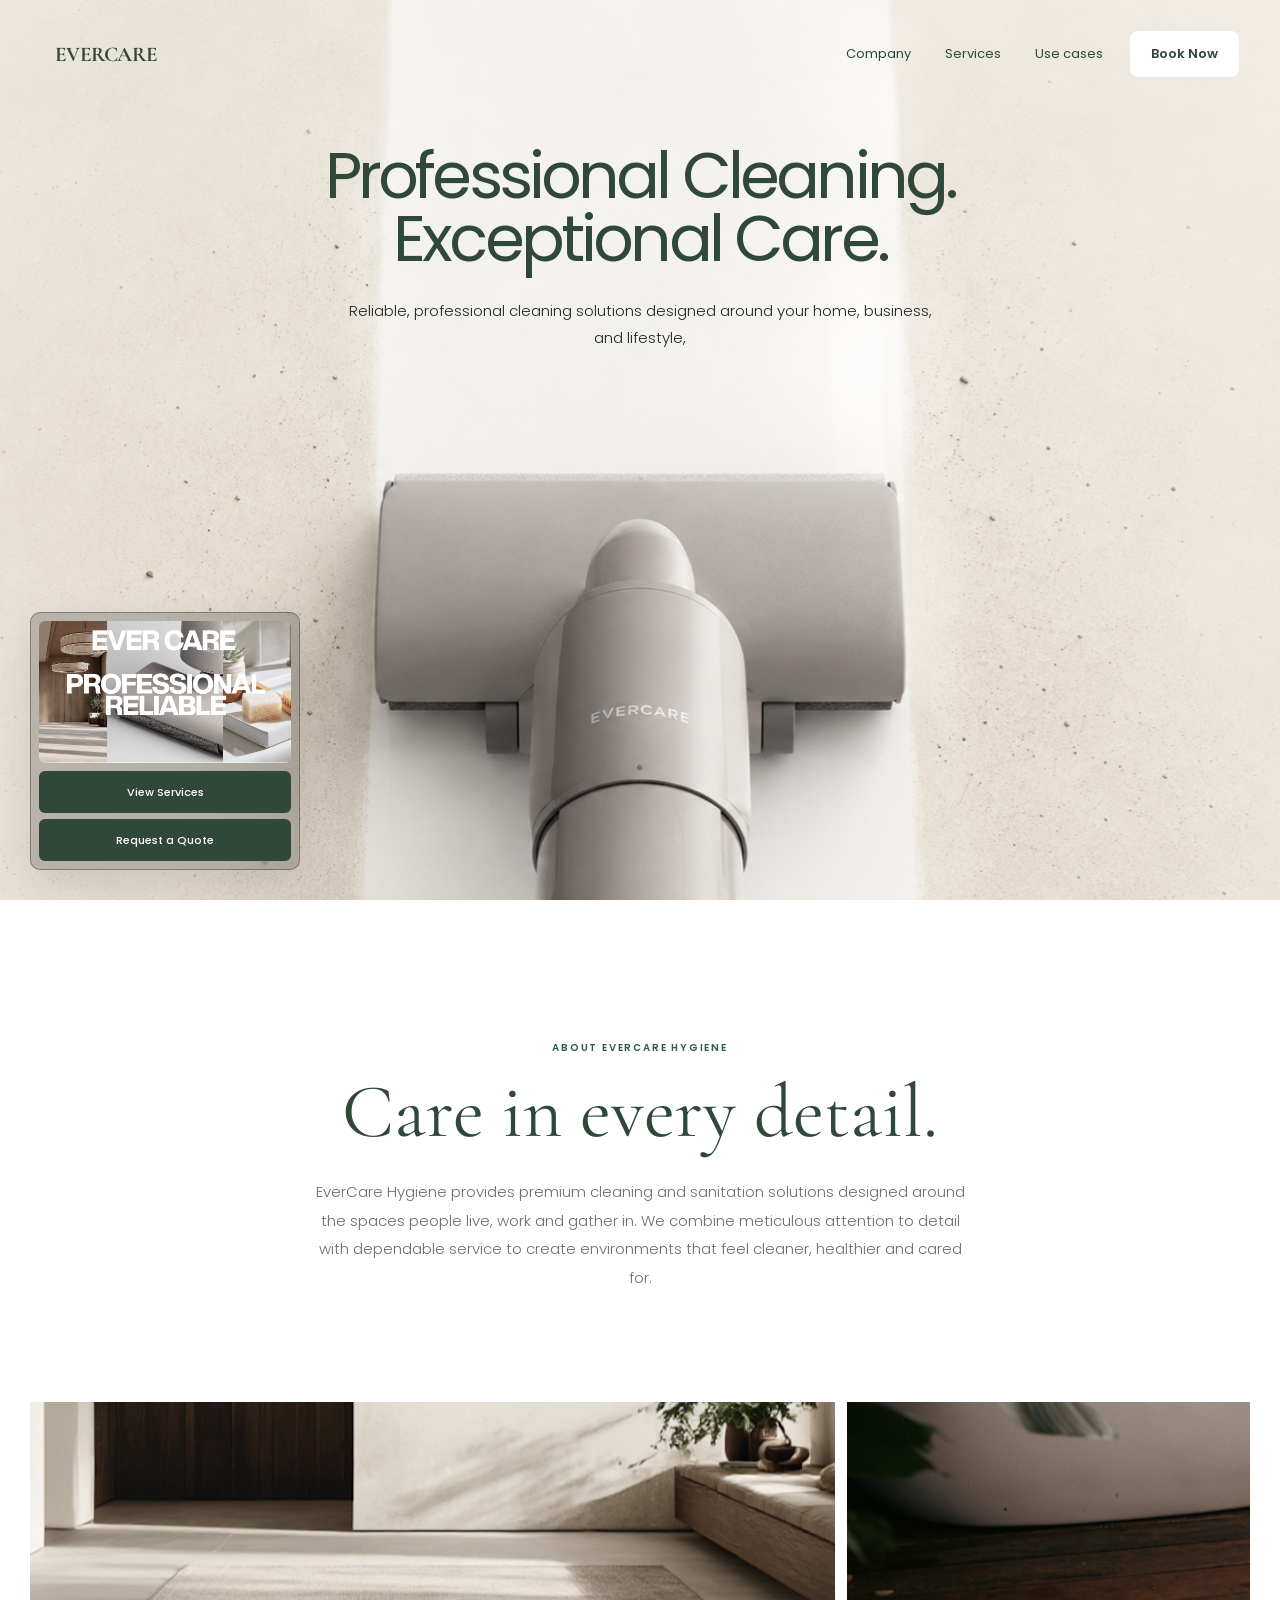
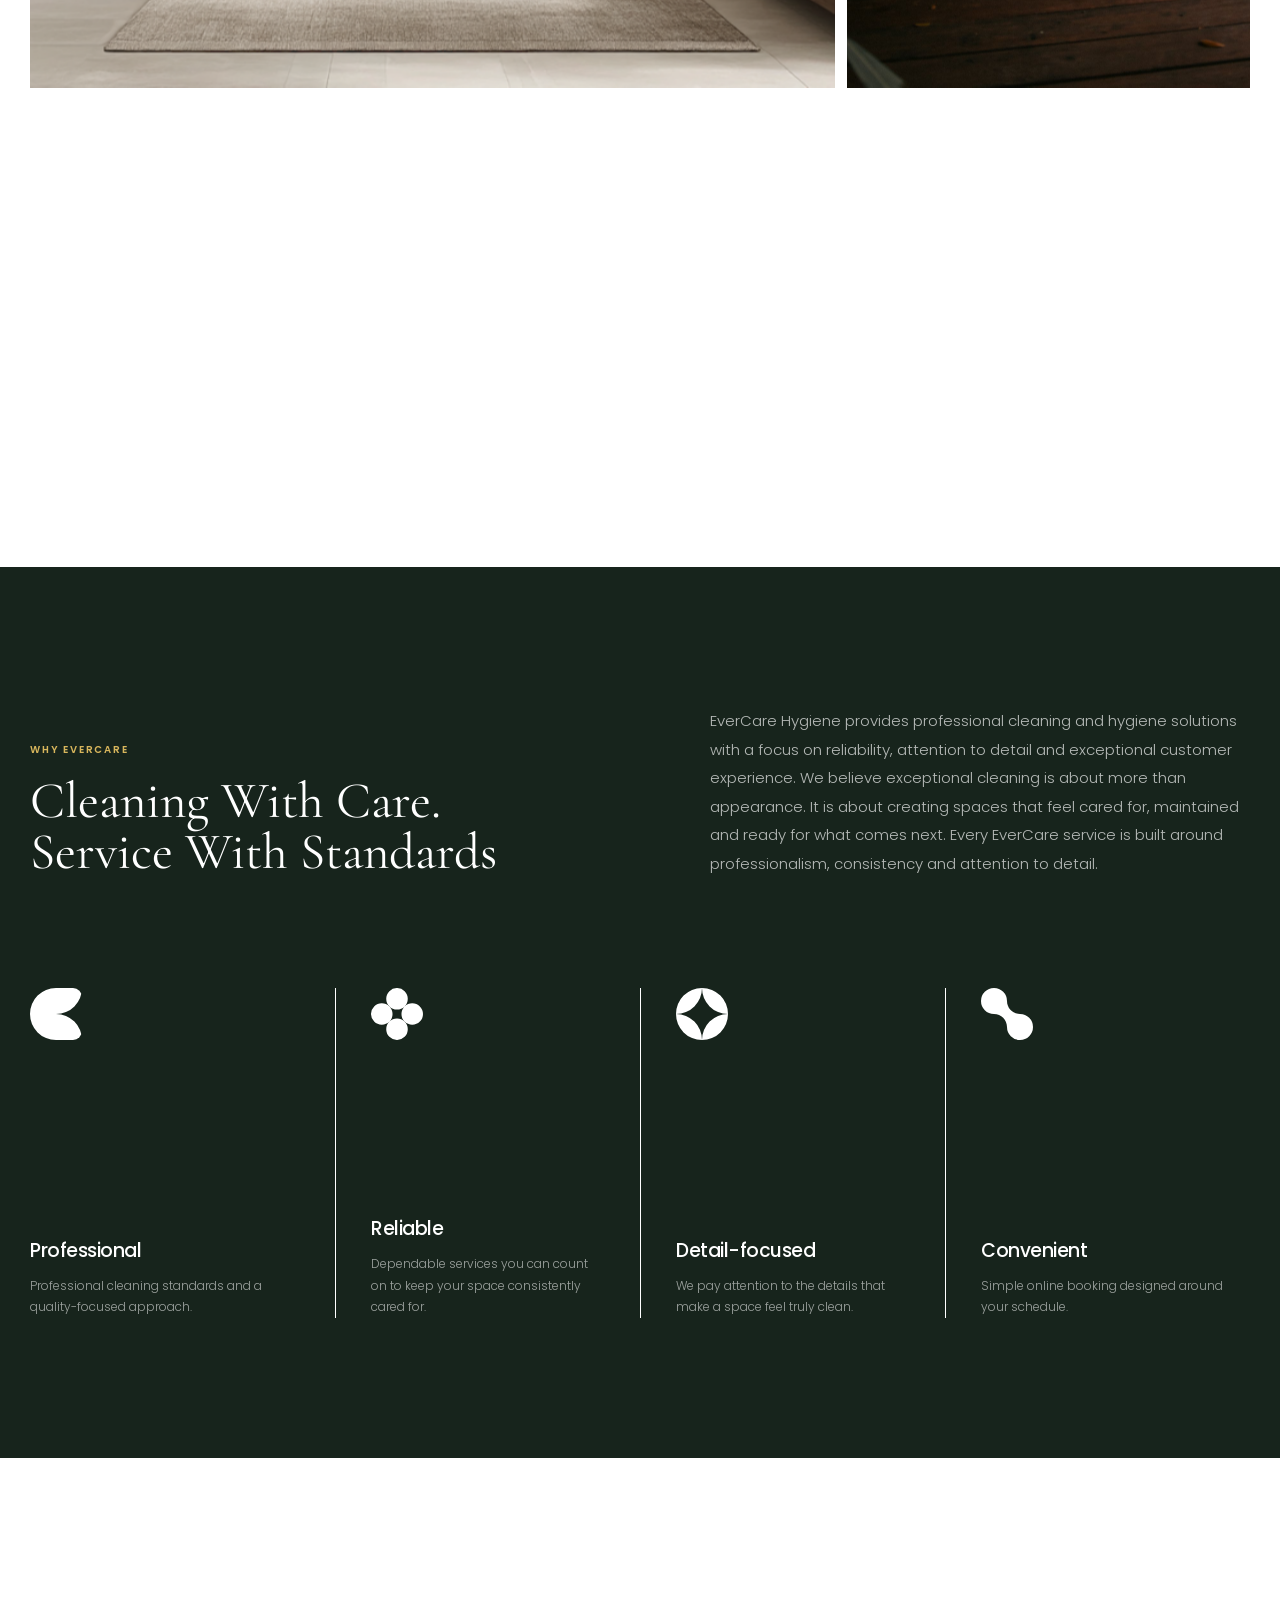
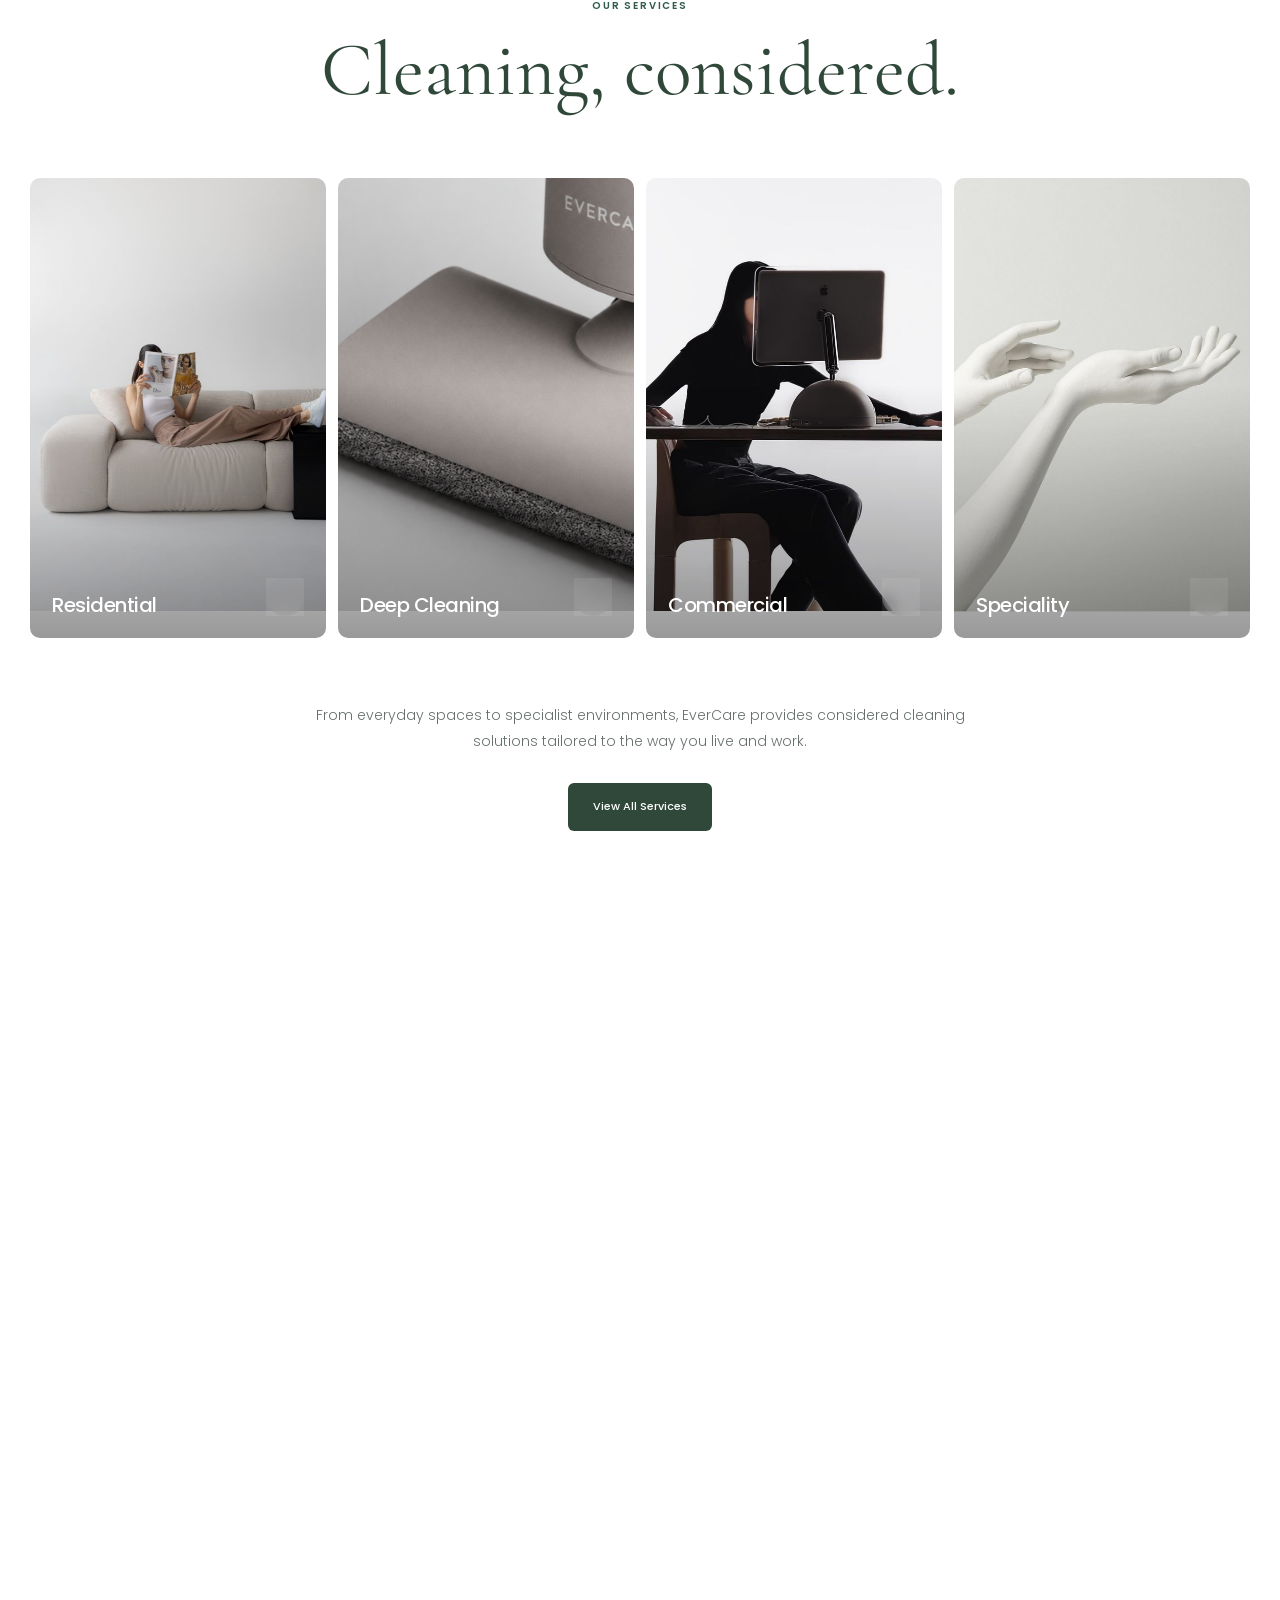
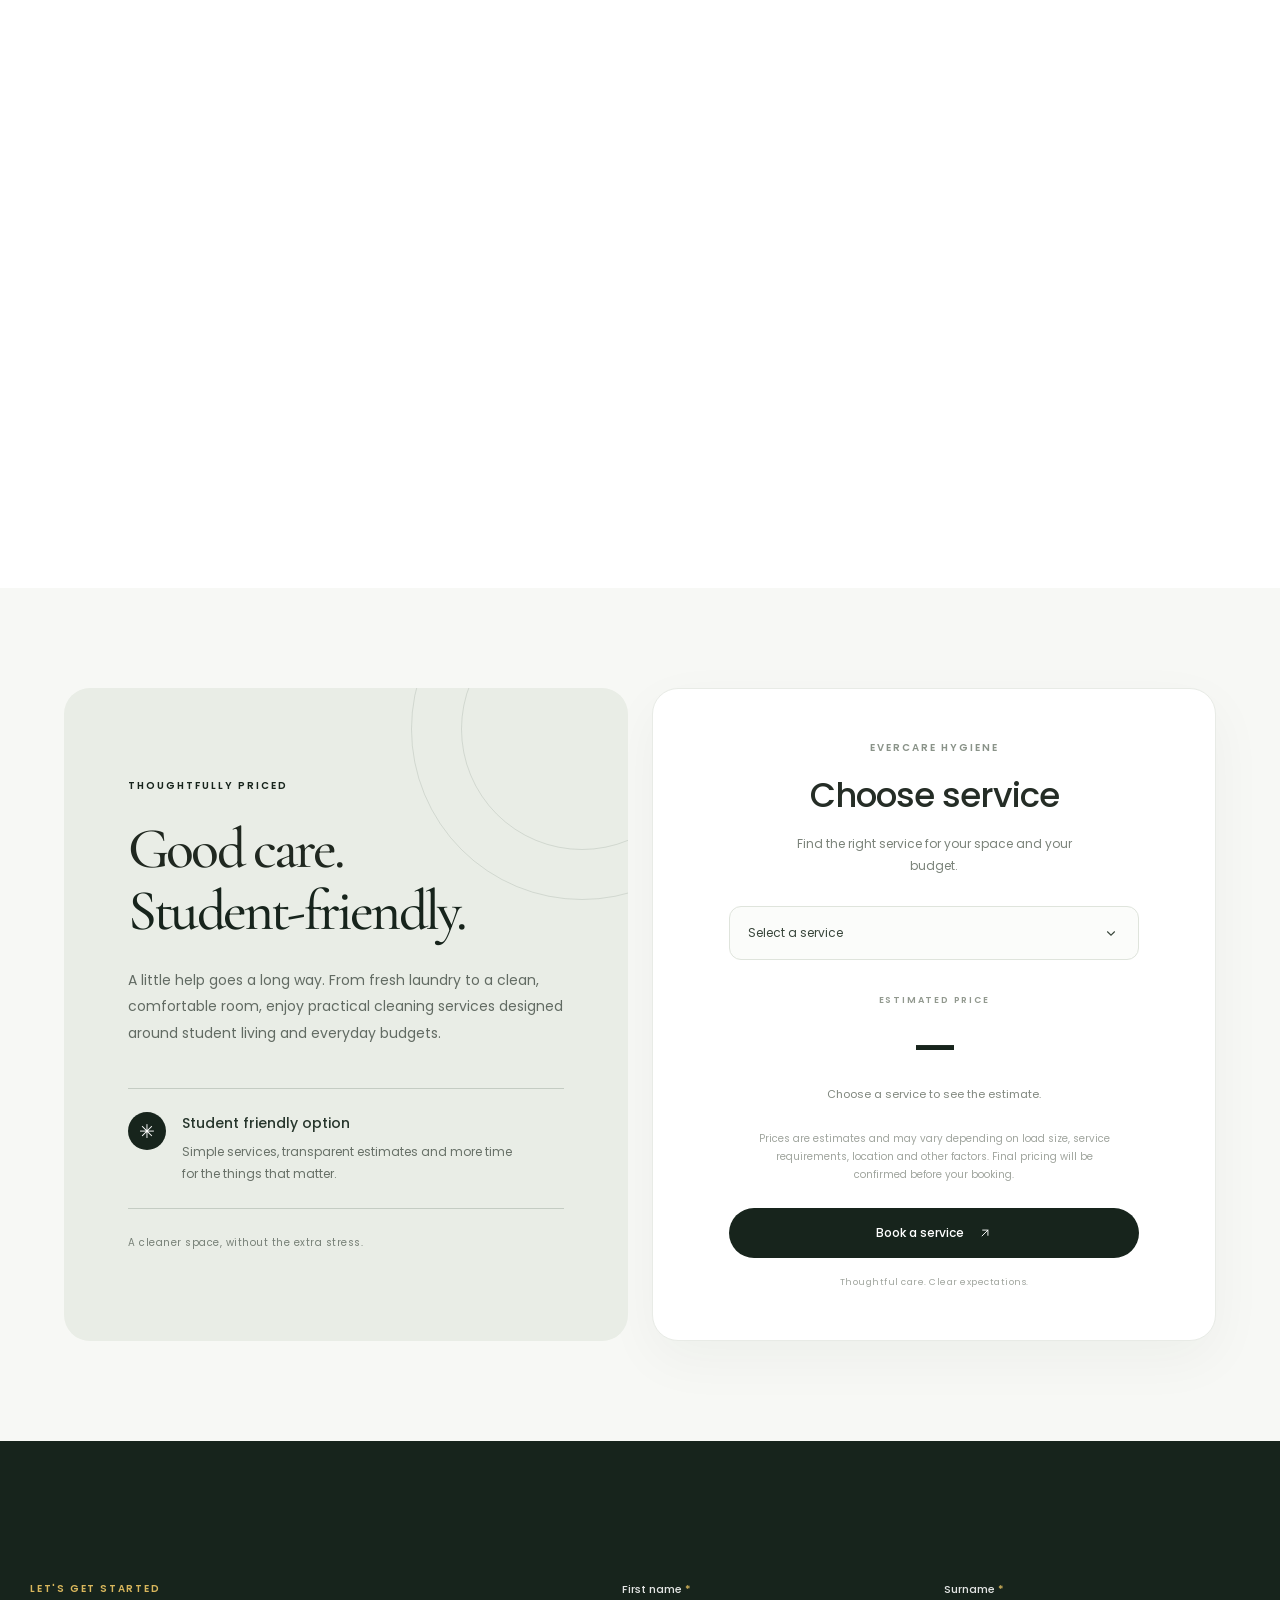
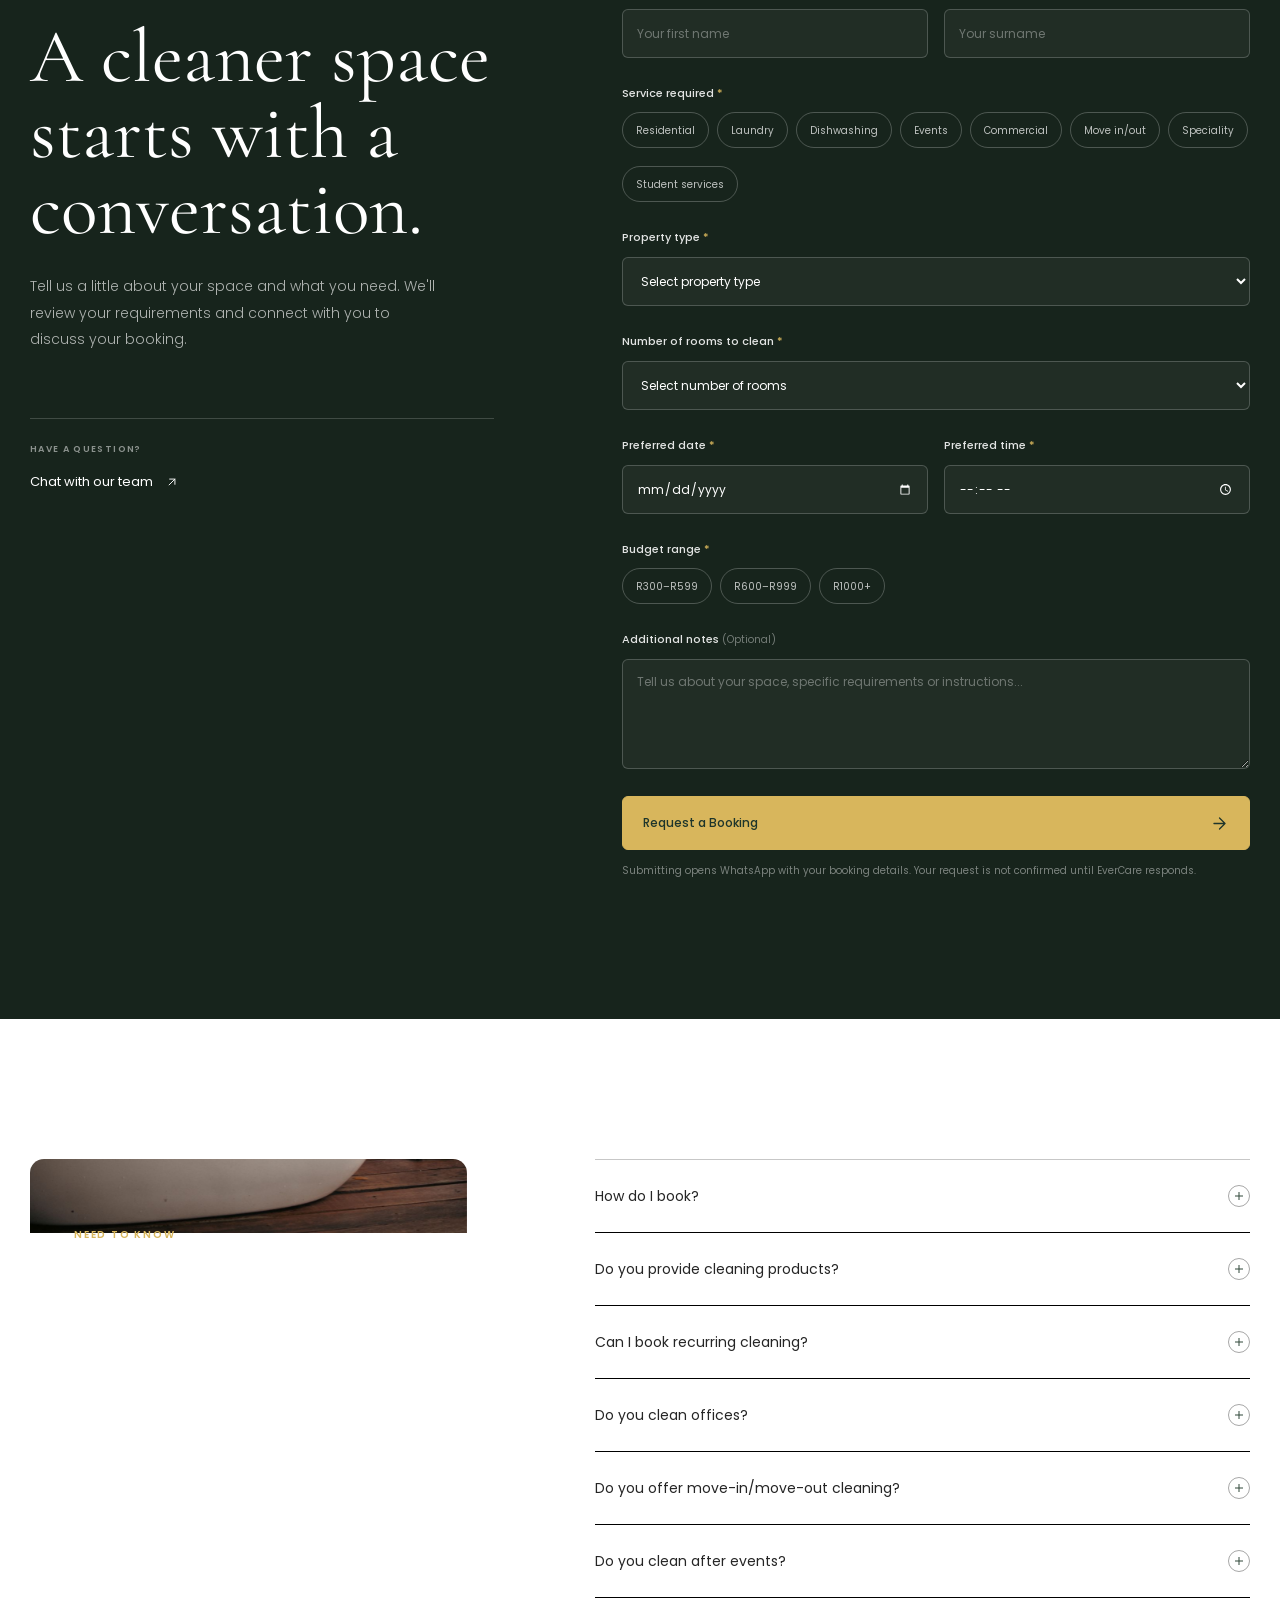
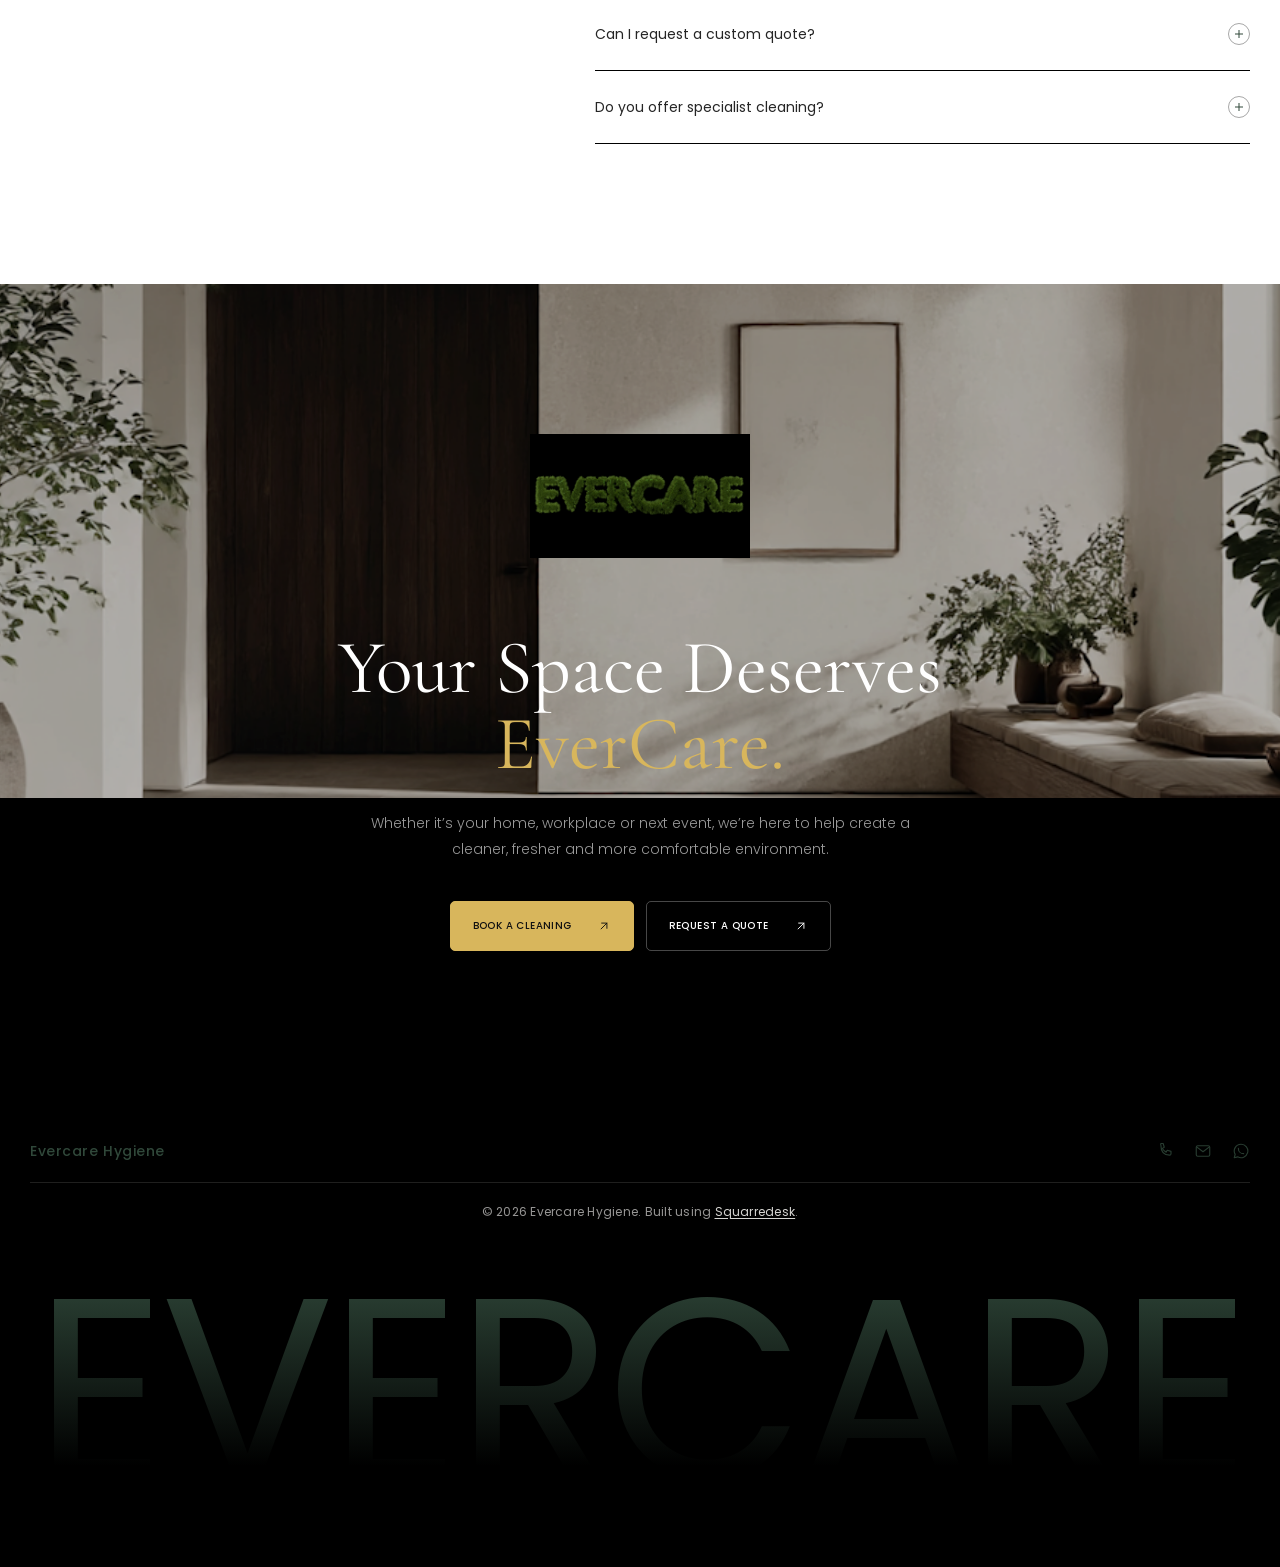
<file: index.html>
<!DOCTYPE html>
<html lang="en">
<head>
  <meta charset="UTF-8">
  <meta name="viewport" content="width=device-width, initial-scale=1.0">
  <title>EverCare | Premium Cleaning & Sanitation</title>
  <meta
    name="description"
    content="EverCare provides premium cleaning and sanitation services designed to create cleaner, healthier and more comfortable spaces."
  >
  <meta
    name="keywords"
    content="EverCare, premium cleaning, cleaning services, sanitation, residential cleaning, commercial cleaning"
  >
  <meta name="author" content="EverCare">
  <meta property="og:type" content="website">
  <meta property="og:title" content="EverCare | Premium Cleaning & Sanitation">
  <meta
    property="og:description"
    content="Premium cleaning and sanitation services for homes, businesses and specialist spaces."
  >
  <meta property="og:url" content="https://www.evercarehygiene.co.za">
  <meta property="og:image" content="images/evercare-og.jpg">
  <meta property="og:image:alt" content="EverCare premium cleaning and sanitation">
  <meta name="twitter:card" content="summary_large_image">
  <meta name="twitter:title" content="EverCare | Premium Cleaning & Sanitation">
  <meta
    name="twitter:description"
    content="Premium cleaning and sanitation services for homes, businesses and specialist spaces."
  >
  <meta name="twitter:image" content="images/evercare-og.jpg">
  <link rel="icon" type="image/png" href="images/favicon.png">
  <link rel="preconnect" href="https://fonts.googleapis.com">
  <link rel="preconnect" href="https://fonts.gstatic.com" crossorigin>
  <link
    href="https://fonts.googleapis.com/css2?family=Cormorant+Garamond:ital,wght@1,300..700&display=swap&family=Poppins:wght@300;400;500;600;700&display=swap"
    rel="stylesheet"
  >
  <link rel="stylesheet" href="style.css">
</head>
<body>
  <header class="site-header">
    <nav class="navbar">
      <a href="#" class="logo">
        EverCare
      </a>
      <div class="nav-links">
        <div class="nav-dropdown">
          <button
            class="dropdown-trigger"
            data-dropdown="company-dropdown"
            aria-expanded="false"
          >
            Company

          </button>
        </div>
        <div class="nav-dropdown">
          <button
            class="dropdown-trigger"
            data-dropdown="services-dropdown"
            aria-expanded="false"
          >
            Services

          </button>
        </div>
        <div class="nav-dropdown">
          <button
            class="dropdown-trigger"
            data-dropdown="usecases-dropdown"
            aria-expanded="false"
          >
            Use cases

          </button>
        </div>
        <a href="#book" class="nav-cta">
          Book Now
        </a>
      </div>
      <button
        class="mobile-menu-toggle"
        aria-label="Open navigation"
        aria-expanded="false"
      >
        <span></span>
        <span></span>
        <span></span>
      </button>
    </nav>
    <div class="mega-dropdown" id="company-dropdown">
      <div class="dropdown-image">
        <img
          src="assets/nav2.png"
          alt="EverCare team"
        >
      </div>
      <div class="dropdown-content">
        <div class="dropdown-heading">
          <span class="dropdown-eyebrow">
            COMPANY
          </span>
        </div>
        <div class="dropdown-links">
          <div class="dropdown-link-column">
            <a href="about.html">
              About
            </a>
            <a href="services.html">
              Offerings
            </a>
            <a href="contact.html">
              Contact
            </a>
          </div>
        </div>
      </div>
    </div>
    <div class="mega-dropdown" id="services-dropdown">
      <div class="dropdown-image">
        <img
          src="assets/nav1.png"
          alt="Professional EverCare cleaning"
        >
      </div>
      <div class="dropdown-content">
        <div class="dropdown-heading">
          <span class="dropdown-eyebrow">
            SERVICES
          </span>
        </div>
        <div class="dropdown-links">
          <div class="dropdown-link-column">
            <a href="services.html#residential">
              Residential cleaning
            </a>
            <a href="services.html#deep-cleaning">
              Deep cleaning
            </a>
            <a href="services.html#move-in-move-out">
              Move-in / move-out
            </a>
            <a href="services.html#commercial">
              Office & commercial
            </a>
          </div>
          <div class="dropdown-link-column">
            <a href="services.html#post-event">
              Post-event
            </a>
            <a href="services.html#laundry">
              Laundry
            </a>
            <a href="services.html#dishwashing">
              Dishwashing
            </a>
            <a href="services.html#speciality">
              Specialist
            </a>
          </div>
        </div>
      </div>
    </div>
    <div class="mega-dropdown" id="usecases-dropdown">
      <div class="dropdown-image">
        <img
          src="assets/nav3.png"
          alt="Clean and well-maintained space"
        >
      </div>
      <div class="dropdown-content">
        <div class="dropdown-heading">
          <span class="dropdown-eyebrow">
            USE CASES
          </span>
        </div>
        <div class="dropdown-links">
          <div class="dropdown-link-column">
            <a href="services.html#residential">
              Residential
            </a>
            <a href="services.html#commercial">
              Commercial
            </a>
            <a href="services.html#speciality">
              Specialist
            </a>
          </div>
        </div>
      </div>
    </div>
  </header>
  <main>
    <section class="hero">
      <img
        src="assets/hero2.png"
        alt=""
        class="hero-image hero-image-desktop"
      >
      <img
        src="assets/hero3.png"
        alt=""
        class="hero-image hero-image-mobile"
      >
      <div class="hero-overlay"></div>
      <div class="hero-content">
        <h1>
          Professional Cleaning.<br>
          Exceptional Care.
        </h1>
        <p class="hero-description">
          Reliable, professional cleaning solutions designed around your home, business, and lifestyle,
        </p>
        <div class="hero-buttons">
          <a href="#services" class="button button-primary">
            View Services
          </a>
          <a href="#contact" class="button button-secondary">
            Request a Quote
          </a>
        </div>
      </div>

      <div class="hero-floating-card">
        <div class="hero-card-image">
          <img src="assets/heroCTA.gif" alt="EverCare cleaning service">
        </div>

        <div class="hero-card-actions">
          <a href="#services" class="hero-card-button">View Services</a>
          <a href="#contact" class="hero-card-button">Request a Quote</a>
        </div>
      </div>
    </section>

    <section class="about-section" id="about">
      <div class="about-content">
        <span class="about-eyebrow">ABOUT EVERCARE HYGIENE</span>
        <h2>Care in every detail.</h2>
        <p>EverCare Hygiene provides premium cleaning and sanitation solutions designed around the spaces people live, work and gather in. We combine meticulous attention to detail with dependable service to create environments that feel cleaner, healthier and cared for.</p>
      </div>

      <div class="about-parallax">
        <div class="about-parallax-image">
          <picture class="about-parallax-panel about-parallax-panel-primary">
            <source media="(max-width: 600px)" srcset="assets/lobby2.png">
            <img src="assets/lobby.png" alt="Clean interior maintained with EverCare's attention to detail">
          </picture>
          <picture class="about-parallax-panel about-parallax-panel-secondary">
            <img src="assets/bath2.jpg" alt="Well-kept lounge interior with EverCare's attention to detail">
          </picture>
        </div>
      </div>
    </section>

    <section class="why-us-section">
      <div class="why-us-intro">
        <div class="why-us-title">
          <span class="why-us-eyebrow">WHY EVERCARE</span>
          <h2>Cleaning With Care.<br>Service With Standards</h2>
        </div>
        <div class="why-us-description">
          <p>EverCare Hygiene provides professional cleaning and hygiene solutions with a focus on reliability, attention to detail and exceptional customer experience. We believe exceptional cleaning is about more than appearance. It is about creating spaces that feel cared for, maintained and ready for what comes next. Every EverCare service is built around professionalism, consistency and attention to detail.</p>
        </div>
      </div>

      <div class="why-us-grid">
        <div class="why-us-item">
          <div class="why-us-icon">
            <!-- Professional SVG -->
            <svg xmlns="http://www.w3.org/2000/svg" viewBox="0 0 480 480"><path d="M240.2 240A240 240 0 0 0 480 0H240a240 240 0 1 0 0 480h240a240 240 0 0 0-239.8-240Z" fill="#FFFFFF"></path></svg>
          </div>
          <div class="why-us-copy">
            <h3>Professional</h3>
            <p>Professional cleaning standards and a quality-focused approach.</p>
          </div>
        </div>

        <div class="why-us-item">
          <div class="why-us-icon">
            <!-- Reliable SVG -->
            <svg xmlns="http://www.w3.org/2000/svg" viewBox="0 0 480 480"><g fill="#FFFFFF"><path d="M450.9 169.7a99.4 99.4 0 0 0-140.6 0A99.4 99.4 0 1 0 169.7 29.1a99.4 99.4 0 0 0 140.6 140.6 99.4 99.4 0 1 0 140.6 0Z"></path><path d="M169.7 310.3A99.4 99.4 0 1 0 29.1 169.7a99.4 99.4 0 0 0 140.6 140.6 99.4 99.4 0 1 0 140.6 140.6 99.4 99.4 0 0 0-140.6-140.6Z"></path></g></svg>
          </div>
          <div class="why-us-copy">
            <h3>Reliable</h3>
            <p>Dependable services you can count on to keep your space consistently cared for.</p>
          </div>
        </div>

        <div class="why-us-item">
          <div class="why-us-icon">
            <!-- Detail-focused SVG -->
            <svg xmlns="http://www.w3.org/2000/svg" viewBox="0 0 480 480"><path d="M480 240a240 240 0 0 0-240 240 240 240 0 0 0 240-240ZM240 0A240 240 0 0 0 0 240 240 240 0 0 0 240 0ZM480 240A240 240 0 0 0 240 0a240 240 0 0 0 240 240ZM240 480A240 240 0 0 0 0 240a240 240 0 0 0 240 240Z" fill="#FFFFFF"></path></svg>
          </div>
          <div class="why-us-copy">
            <h3>Detail-focused</h3>
            <p>We pay attention to the details that make a space feel truly clean.</p>
          </div>
        </div>

        <div class="why-us-item">
          <div class="why-us-icon">
            <!-- Convenient SVG -->
            <svg xmlns="http://www.w3.org/2000/svg" viewBox="0 0 480 480"><path d="M360 240c-66.3 0-120-53.7-120-120a120 120 0 1 0-120 120c66.3 0 120 53.7 120 120a120 120 0 1 0 120-120Z" fill="#FFFFFF"></path></svg>
          </div>
          <div class="why-us-copy">
            <h3>Convenient</h3>
            <p>Simple online booking designed around your schedule.</p>
          </div>
        </div>
      </div>
    </section>

    <section class="services-section" id="services">
      <div class="services-header">
        <span class="services-eyebrow">OUR SERVICES</span>
        <h2>Cleaning, considered.</h2>
      </div>

      <div class="services-grid">
        <a href="services.html#residential" class="service-card">
          <img src="assets/residential.jpg" alt="Residential cleaning">
          <div class="service-card-overlay"></div>
          <div class="service-card-content">
            <h3>Residential</h3>
            <span class="service-card-arrow">
              <svg viewBox="0 0 24 24" fill="none" xmlns="http://www.w3.org/2000/svg">
                <path d="M5 19L19 5M9 5H19V15" stroke="currentColor" stroke-width="1.6" stroke-linecap="round" stroke-linejoin="round"/>
              </svg>
            </span>
          </div>
        </a>

        <a href="services.html#deep-cleaning" class="service-card">
          <img src="assets/nav2.png" alt="Deep cleaning">
          <div class="service-card-overlay"></div>
          <div class="service-card-content">
            <h3>Deep Cleaning</h3>
            <span class="service-card-arrow">
              <svg viewBox="0 0 24 24" fill="none" xmlns="http://www.w3.org/2000/svg">
                <path d="M5 19L19 5M9 5H19V15" stroke="currentColor" stroke-width="1.6" stroke-linecap="round" stroke-linejoin="round"/>
              </svg>
            </span>
          </div>
        </a>

        <a href="services.html#commercial" class="service-card">
          <img src="assets/commercial.jpg" alt="Commercial cleaning">
          <div class="service-card-overlay"></div>
          <div class="service-card-content">
            <h3>Commercial</h3>
            <span class="service-card-arrow">
              <svg viewBox="0 0 24 24" fill="none" xmlns="http://www.w3.org/2000/svg">
                <path d="M5 19L19 5M9 5H19V15" stroke="currentColor" stroke-width="1.6" stroke-linecap="round" stroke-linejoin="round"/>
              </svg>
            </span>
          </div>
        </a>

        <a href="services.html#speciality" class="service-card">
          <img src="assets/laundry.jpg" alt="Speciality cleaning">
          <div class="service-card-overlay"></div>
          <div class="service-card-content">
            <h3>Speciality</h3>
            <span class="service-card-arrow">
              <svg viewBox="0 0 24 24" fill="none" xmlns="http://www.w3.org/2000/svg">
                <path d="M5 19L19 5M9 5H19V15" stroke="currentColor" stroke-width="1.6" stroke-linecap="round" stroke-linejoin="round"/>
              </svg>
            </span>
          </div>
        </a>
      </div>

      <div class="services-footer">
        <p>From everyday spaces to specialist environments, EverCare provides considered cleaning solutions tailored to the way you live and work.</p>
        <a href="services.html" class="services-button">View All Services</a>
      </div>
    </section>

    <section class="use-cases-section" id="use-cases">
      <div class="use-cases-header">
        <span class="use-cases-eyebrow">OUR CLIENTELE</span>
        <h2>Who we serve</h2>
      </div>

      <div class="use-cases-slider">
        <div class="use-case-card use-case-copy-card">
          <div class="use-case-content">
            <span class="use-case-eyebrow"></span>
            <h3></h3>
          </div>
        </div>

        <div class="use-case-card use-case-image-card">
          <div class="use-case-image"></div>
        </div>
      </div>

      <div class="use-cases-controls">
        <button class="use-case-dot active" data-slide="0" aria-label="Businesses"></button>
        <button class="use-case-dot" data-slide="1" aria-label="Homes"></button>
        <button class="use-case-dot" data-slide="2" aria-label="Events"></button>
      </div>
    </section>
    
    
    <section class="student-services" id="student-services">
      <div class="student-services-inner">
        <div class="student-intro">
          <span class="student-eyebrow">THOUGHTFULLY PRICED</span>
          <h2>Good care.<br><span>Student-friendly.</span></h2>
          <p class="student-description">A little help goes a long way. From fresh laundry to a clean, comfortable room, enjoy practical cleaning services designed around student living and everyday budgets.</p>
          <div class="student-note">
            <span class="student-note-mark">✳</span>
            <div>
              <h3>Student friendly option</h3>
              <p>Simple services, transparent estimates and more time for the things that matter.</p>
            </div>
          </div>
          <span class="student-footnote">A cleaner space, without the extra stress.</span>
        </div>

        <div class="student-estimator">
          <span class="estimator-eyebrow">EVERCARE HYGIENE</span>
          <h3>Choose service</h3>
          <p class="estimator-description">Find the right service for your space and your budget.</p>

          <button type="button" class="service-select" id="service-select" aria-haspopup="dialog" aria-controls="service-modal">
            <span id="selected-service">Select a service</span>
            <svg viewBox="0 0 24 24" aria-hidden="true"><path d="m7 10 5 5 5-5"/></svg>
          </button>

          <div class="estimate-result" aria-live="polite">
            <span class="estimate-label">ESTIMATED PRICE</span>
            <p class="estimate-price" id="estimate-price">—</p>
            <p class="estimate-unit" id="estimate-unit">Choose a service to see the estimate.</p>
          </div>

          <p class="estimate-disclaimer">Prices are estimates and may vary depending on load size, service requirements, location and other factors. Final pricing will be confirmed before your booking.</p>

          <a href="#book" class="student-book-button">Book a service <svg class="inline-arrow" viewBox="0 0 24 24" fill="none" aria-hidden="true"><path d="M7 17L17 7M8 7H17V16" stroke="currentColor" stroke-width="1.6" stroke-linecap="round" stroke-linejoin="round"/></svg></a>
          <p class="estimator-footer">Thoughtful care. Clear expectations.</p>
        </div>
      </div>
    </section>

    <div class="service-modal" id="service-modal" aria-hidden="true">
      <div class="service-modal-backdrop" data-close-modal></div>
      <div class="service-modal-panel" role="dialog" aria-modal="true" aria-labelledby="service-modal-title" tabindex="-1">
        <div class="service-modal-header">
          <div>
            <span class="estimator-eyebrow">PERSONALISE YOUR SERVICE</span>
            <h3 id="service-modal-title">What do you need?</h3>
          </div>
          <button type="button" class="service-modal-close" aria-label="Close service selection" data-close-modal>×</button>
        </div>

        <div class="service-options">
          <div class="service-group">
            <h4>Laundry &amp; folding</h4>
            <button type="button" class="service-option" data-service="Fold clean, dry laundry" data-price="R35–R50" data-unit="Per small basket" data-note="Confirm basket size and laundry requirements.">
              <span><strong>Fold clean, dry laundry</strong><small>Per small basket</small></span>
            </button>
            <button type="button" class="service-option" data-service="Wash and fold" data-price="R70–R100" data-unit="Per load / service" data-note="Final price depends on load size.">
              <span><strong>Wash and fold</strong><small>Washing and folding</small></span>
            </button>
            <button type="button" class="service-option" data-service="Wash, dry and fold" data-price="R100–R140" data-unit="Per load / service" data-note="Confirm load size, machine costs and whether drying is included.">
              <span><strong>Wash, dry and fold</strong><small>Complete laundry service</small></span>
            </button>
          </div>

          <div class="service-group">
            <h4>Small student-room services</h4>
            <button type="button" class="service-option" data-service="Quick room tidy" data-price="R60" data-unit="20–30 minutes" data-note="For a light tidy-up of a student room.">
              <span><strong>Quick room tidy</strong><small>20–30 minutes</small></span>
            </button>
            <button type="button" class="service-option" data-service="Bed-making and surface wipe-down" data-price="R50" data-unit="Per service" data-note="Includes bed-making and a surface wipe-down.">
              <span><strong>Bed-making and surface wipe-down</strong><small>Quick room refresh</small></span>
            </button>
            <button type="button" class="service-option" data-service="Room tidy + bed-making" data-price="R90" data-unit="Per service" data-note="A tidy room and a freshly made bed.">
              <span><strong>Room tidy + bed-making</strong><small>Combined service</small></span>
            </button>
            <button type="button" class="service-option" data-service="Student-room clean" data-price="R120–R160" data-unit="45–60 minutes" data-note="Final price depends on room size and condition.">
              <span><strong>Student-room clean</strong><small>45–60 minutes</small></span>
            </button>
          </div>

          <div class="service-group">
            <h4>Small cleaning jobs</h4>
            <button type="button" class="service-option" data-service="Bathroom refresh" data-price="R80–R120" data-unit="Per service" data-note="Final price depends on bathroom size and condition.">
              <span><strong>Bathroom refresh</strong><small>Small bathroom cleaning</small></span>
            </button>
            <button type="button" class="service-option" data-service="Kitchenette cleaning" data-price="R70–R100" data-unit="Per service" data-note="Final price depends on kitchenette size and condition.">
              <span><strong>Kitchenette cleaning</strong><small>Small kitchen area</small></span>
            </button>
            <button type="button" class="service-option" data-service="Dishes only" data-price="R40–R60" data-unit="Per service" data-note="Final price depends on the amount of dishes.">
              <span><strong>Dishes only</strong><small>Dishwashing service</small></span>
            </button>
            <button type="button" class="service-option" data-service="Ironing (small bundle)" data-price="R50–R80" data-unit="Per small bundle" data-note="Confirm item count and garment requirements.">
              <span><strong>Ironing (small bundle)</strong><small>Small bundle of clothing</small></span>
            </button>
          </div>

          <div class="service-group">
            <h4>Student bundles</h4>
            <button type="button" class="service-option" data-service="Laundry folding + room tidy" data-price="R100" data-unit="Per bundle" data-note="Bundle includes laundry folding and a room tidy.">
              <span><strong>Laundry folding + room tidy</strong><small>Convenient two-service bundle</small></span>
            </button>
            <button type="button" class="service-option" data-service="Room clean + bathroom refresh" data-price="R170" data-unit="Per bundle" data-note="Bundle includes a room clean and bathroom refresh.">
              <span><strong>Room clean + bathroom refresh</strong><small>A more complete reset</small></span>
            </button>
            <button type="button" class="service-option" data-service="Student reset (room, dishes, bed)" data-price="R150" data-unit="Per bundle" data-note="Bundle includes room tidying, dishes and bed-making.">
              <span><strong>Student reset (room, dishes, bed)</strong><small>Three essentials in one visit</small></span>
            </button>
          </div>
        </div>
      </div>
    </div>

    <section class="booking-section" id="book">
      <div class="booking-container">
        <div class="booking-intro">
          <span class="booking-eyebrow">LET'S GET STARTED</span>
          <h2>A cleaner space starts with a conversation.</h2>
          <p>Tell us a little about your space and what you need. We'll review your requirements and connect with you to discuss your booking.</p>
          <div class="booking-contact">
            <span class="booking-contact-label">HAVE A QUESTION?</span>
            <a href="https://wa.me/27685213715" target="_blank" rel="noopener noreferrer">Chat with our team <svg class="inline-arrow" viewBox="0 0 24 24" fill="none" aria-hidden="true"><path d="M7 17L17 7M8 7H17V16" stroke="currentColor" stroke-width="1.6" stroke-linecap="round" stroke-linejoin="round"/></svg></a>
          </div>
        </div>

        <form class="booking-form" id="evercare-booking-form">
          <div class="booking-field-row">
            <div class="booking-field">
              <label for="booking-name">First name <span>*</span></label>
              <input type="text" id="booking-name" name="firstName" placeholder="Your first name" autocomplete="given-name" required>
            </div>
            <div class="booking-field">
              <label for="booking-surname">Surname <span>*</span></label>
              <input type="text" id="booking-surname" name="surname" placeholder="Your surname" autocomplete="family-name" required>
            </div>
          </div>

          <fieldset class="booking-field booking-choice-field">
            <legend>Service required <span>*</span></legend>
            <div class="booking-pills" data-choice-group="service">
              <button type="button" class="booking-pill" data-value="Residential" aria-pressed="false">Residential</button>
              <button type="button" class="booking-pill" data-value="Laundry" aria-pressed="false">Laundry</button>
              <button type="button" class="booking-pill" data-value="Dishwashing" aria-pressed="false">Dishwashing</button>
              <button type="button" class="booking-pill" data-value="Events" aria-pressed="false">Events</button>
              <button type="button" class="booking-pill" data-value="Commercial" aria-pressed="false">Commercial</button>
              <button type="button" class="booking-pill" data-value="Move in/out" aria-pressed="false">Move in/out</button>
              <button type="button" class="booking-pill" data-value="Speciality" aria-pressed="false">Speciality</button>
              <button type="button" class="booking-pill" data-value="Student services" aria-pressed="false">Student services</button>
            </div>
            <input type="hidden" name="service" id="booking-service" required>
          </fieldset>

          <div class="booking-field">
            <label for="booking-property">Property type <span>*</span></label>
            <select id="booking-property" name="propertyType" required>
              <option value="" disabled selected>Select property type</option>
              <option>House</option>
              <option>Apartment / Flat</option>
              <option>Townhouse</option>
              <option>Office</option>
              <option>Retail / Commercial premises</option>
              <option>Event venue</option>
              <option>Other</option>
            </select>
          </div>

          <div class="booking-field">
            <label for="booking-rooms">Number of rooms to clean <span>*</span></label>
            <select id="booking-rooms" name="rooms" required>
              <option value="" disabled selected>Select number of rooms</option>
              <option>1 room</option>
              <option>2 rooms</option>
              <option>3 rooms</option>
              <option>4 rooms</option>
              <option>5 rooms</option>
              <option>6–9 rooms</option>
              <option>10+ rooms</option>
              <option>Not applicable</option>
            </select>
          </div>

          <div class="booking-field-row">
            <div class="booking-field">
              <label for="booking-date">Preferred date <span>*</span></label>
              <input type="date" id="booking-date" name="date" required>
            </div>
            <div class="booking-field">
              <label for="booking-time">Preferred time <span>*</span></label>
              <input type="time" id="booking-time" name="time" required>
            </div>
          </div>

          <fieldset class="booking-field booking-choice-field">
            <legend>Budget range <span>*</span></legend>
            <div class="booking-pills booking-budget-pills" data-choice-group="budget">
              <button type="button" class="booking-pill" data-value="R300–R599" aria-pressed="false">R300–R599</button>
              <button type="button" class="booking-pill" data-value="R600–R999" aria-pressed="false">R600–R999</button>
              <button type="button" class="booking-pill" data-value="R1000+" aria-pressed="false">R1000+</button>
            </div>
            <input type="hidden" name="budget" id="booking-budget" required>
          </fieldset>

          <div class="booking-field">
            <label for="booking-notes">Additional notes <span class="booking-optional">(Optional)</span></label>
            <textarea id="booking-notes" name="notes" rows="4" placeholder="Tell us about your space, specific requirements or instructions..."></textarea>
          </div>

          <p class="booking-error" id="booking-error" role="alert" aria-live="polite"></p>

          <button type="submit" class="booking-submit">
            Request a Booking
            <svg viewBox="0 0 24 24" fill="none" aria-hidden="true">
              <path d="M5 12H19M12 5L19 12L12 19" stroke="currentColor" stroke-width="1.6" stroke-linecap="round" stroke-linejoin="round"/>
            </svg>
          </button>
          <p class="booking-disclaimer">Submitting opens WhatsApp with your booking details. Your request is not confirmed until EverCare responds.</p>
        </form>
      </div>
    </section>

    <section class="faq-section" id="faq">
      <div class="faq-container">
        <div class="faq-intro-card">
          <img class="faq-parallax-image" src="assets/bath.jpg" alt="" aria-hidden="true">
          <div class="faq-intro">
            <span class="faq-eyebrow">NEED TO KNOW</span>
            <h2>Good questions.<br>Clear answers.</h2>
            <p>Everything you need to know about booking with EverCare, our services and what to expect.</p>
            <a href="#book" class="faq-cta">Have another question? <span>Make an enquiry <svg class="inline-arrow" viewBox="0 0 24 24" fill="none" aria-hidden="true"><path d="M7 17L17 7M8 7H17V16" stroke="currentColor" stroke-width="1.6" stroke-linecap="round" stroke-linejoin="round"/></svg></span></a>
          </div>
        </div>

        <div class="faq-list">
          <div class="faq-item">
            <button class="faq-question" aria-expanded="false" aria-controls="faq-answer-1" id="faq-question-1">
              <span>How do I book?</span>
              <span class="faq-icon" aria-hidden="true"></span>
            </button>
            <div class="faq-answer" id="faq-answer-1" role="region" aria-labelledby="faq-question-1" hidden>
              <p>Choose a service, enter your details, select a date and time, and submit your booking request through our website. We'll follow up to confirm availability.</p>
            </div>
          </div>

          <div class="faq-item">
            <button class="faq-question" aria-expanded="false" aria-controls="faq-answer-2" id="faq-question-2">
              <span>Do you provide cleaning products?</span>
              <span class="faq-icon" aria-hidden="true"></span>
            </button>
            <div class="faq-answer" id="faq-answer-2" role="region" aria-labelledby="faq-question-2" hidden>
              <p>This depends on the service selected and will be communicated during the booking process.</p>
            </div>
          </div>

          <div class="faq-item">
            <button class="faq-question" aria-expanded="false" aria-controls="faq-answer-3" id="faq-question-3">
              <span>Can I book recurring cleaning?</span>
              <span class="faq-icon" aria-hidden="true"></span>
            </button>
            <div class="faq-answer" id="faq-answer-3" role="region" aria-labelledby="faq-question-3" hidden>
              <p>Yes, recurring services will be available for applicable services. Contact our team to discuss a schedule that suits your needs.</p>
            </div>
          </div>

          <div class="faq-item">
            <button class="faq-question" aria-expanded="false" aria-controls="faq-answer-4" id="faq-question-4">
              <span>Do you clean offices?</span>
              <span class="faq-icon" aria-hidden="true"></span>
            </button>
            <div class="faq-answer" id="faq-answer-4" role="region" aria-labelledby="faq-question-4" hidden>
              <p>Yes. EverCare offers commercial cleaning for offices and other applicable business environments.</p>
            </div>
          </div>

          <div class="faq-item">
            <button class="faq-question" aria-expanded="false" aria-controls="faq-answer-5" id="faq-question-5">
              <span>Do you offer move-in/move-out cleaning?</span>
              <span class="faq-icon" aria-hidden="true"></span>
            </button>
            <div class="faq-answer" id="faq-answer-5" role="region" aria-labelledby="faq-question-5" hidden>
              <p>Yes. We offer move-in and move-out cleaning to help prepare properties for new occupants or leave them ready for handover.</p>
            </div>
          </div>

          <div class="faq-item">
            <button class="faq-question" aria-expanded="false" aria-controls="faq-answer-6" id="faq-question-6">
              <span>Do you clean after events?</span>
              <span class="faq-icon" aria-hidden="true"></span>
            </button>
            <div class="faq-answer" id="faq-answer-6" role="region" aria-labelledby="faq-question-6" hidden>
              <p>Yes. Event cleaning can help restore venues and spaces after gatherings. Availability can be discussed when requesting a booking.</p>
            </div>
          </div>

          <div class="faq-item">
            <button class="faq-question" aria-expanded="false" aria-controls="faq-answer-7" id="faq-question-7">
              <span>Can I request a custom quote?</span>
              <span class="faq-icon" aria-hidden="true"></span>
            </button>
            <div class="faq-answer" id="faq-answer-7" role="region" aria-labelledby="faq-question-7" hidden>
              <p>Yes. Submit a booking request with your requirements and additional instructions so our team can discuss a suitable quote with you.</p>
            </div>
          </div>

          <div class="faq-item">
            <button class="faq-question" aria-expanded="false" aria-controls="faq-answer-8" id="faq-question-8">
              <span>Do you offer specialist cleaning?</span>
              <span class="faq-icon" aria-hidden="true"></span>
            </button>
            <div class="faq-answer" id="faq-answer-8" role="region" aria-labelledby="faq-question-8" hidden>
              <p>Selected specialist services are being developed and will be marked Coming Soon until officially launched.</p>
            </div>
          </div>
        </div>
      </div>
    </section>

    <section class="final-cta-section" id="final-cta">
      <div class="final-cta-image" aria-hidden="true">
        <img src="assets/lobby.png" alt="">
      </div>
      <div class="final-cta-content">
        <a href="#" class="final-cta-logo" aria-label="EverCare home">
          <img src="assets/everGrass.webp" alt="EverCare home logo">
        </a>
        <h2>Your Space Deserves <span>EverCare.</span></h2>
        <p>Whether it’s your home, workplace or next event, we’re here to help create a cleaner, fresher and more comfortable environment.</p>
        <div class="final-cta-actions">
          <a href="#book" class="final-cta-button">Book a Cleaning <svg class="inline-arrow" viewBox="0 0 24 24" fill="none" aria-hidden="true"><path d="M7 17L17 7M8 7H17V16" stroke="currentColor" stroke-width="1.6" stroke-linecap="round" stroke-linejoin="round"/></svg></a>
          <a href="#book" class="final-cta-secondary">Request a Quote <svg class="inline-arrow" viewBox="0 0 24 24" fill="none" aria-hidden="true"><path d="M7 17L17 7M8 7H17V16" stroke="currentColor" stroke-width="1.6" stroke-linecap="round" stroke-linejoin="round"/></svg></a>
        </div>
      </div>
    </section>

    <footer class="footer reveal">

      <div class="footer__row footer__row--top">
        <span class="footer__name">Evercare Hygiene</span>

        <div class="footer__contact">
          <a href="tel:0682734215" class="footer__contact-link" aria-label="Call">
            <svg width="18" height="18" viewBox="0 0 24 24" fill="none" xmlns="http://www.w3.org/2000/svg">
              <path d="M6.5 2h3l1.5 5-2.5 1.5a11 11 0 0 0 5 5L15 11l5 1.5v3a2 2 0 0 1-2 2C10.6 17.5 6.5 13.4 6.5 4a2 2 0 0 1 0-2z" stroke="currentColor" stroke-width="1.5" stroke-linejoin="round"/>
            </svg>
          </a>

          <a href="mailto:tlihle351@gmail.com" class="footer__contact-link" aria-label="Email">
            <svg width="18" height="18" viewBox="0 0 24 24" fill="none" xmlns="http://www.w3.org/2000/svg">
              <rect x="3" y="5" width="18" height="14" rx="2" stroke="currentColor" stroke-width="1.5"/>
              <path d="M3.5 6.5L12 13L20.5 6.5" stroke="currentColor" stroke-width="1.5" stroke-linecap="round" stroke-linejoin="round"/>
            </svg>
          </a>

          <a href="https://wa.me/27682734215" target="_blank" rel="noopener" class="footer__contact-link" aria-label="WhatsApp">
            <svg width="18" height="18" viewBox="0 0 24 24" fill="none" xmlns="http://www.w3.org/2000/svg">
              <path d="M12 3a9 9 0 0 0-7.79 13.5L3 21l4.62-1.2A9 9 0 1 0 12 3z" stroke="currentColor" stroke-width="1.5" stroke-linejoin="round"/>
              <path d="M8.5 8.5c0 4 3 7 7 7" stroke="currentColor" stroke-width="1.5" stroke-linecap="round"/>
            </svg>
          </a>
        </div>
      </div>

      <div class="footer__row footer__row--bottom">
        <p class="footer__copyright">
          &copy; 2026 Evercare Hygiene. Built using
          <a href="https://squarre.vercel.app" target="_blank" rel="noopener">Squarredesk</a>.
        </p>
      </div>

      <h2 class="footer__title">EVERCARE</h2>

    </footer>
    <!-- Floating Action Button -->
    <div class="evercare-fab-wrapper" id="evercare-fab-wrapper">
      <div class="evercare-fab-card" id="evercare-fab-card" aria-hidden="true">
        <div class="evercare-fab-image">
          <img src="assets/heroCTA.gif" alt="EverCare cleaning services">
        </div>
        <div class="evercare-fab-actions">
          <a href="https://wa.me/27685213715" class="evercare-fab-action evercare-fab-primary" target="_blank" rel="noopener noreferrer">
            Chat to agent
            <svg class="evercare-fab-arrow" viewBox="0 0 20 20" fill="none" aria-hidden="true">
              <path d="M5 15 15 5M6 5h9v9" stroke="currentColor" stroke-width="1.5" stroke-linecap="round" stroke-linejoin="round"/>
            </svg>
          </a>
          <a href="#book" class="evercare-fab-action evercare-fab-secondary">
            Get Quote
            <svg class="evercare-fab-arrow" viewBox="0 0 20 20" fill="none" aria-hidden="true">
              <path d="M5 15 15 5M6 5h9v9" stroke="currentColor" stroke-width="1.5" stroke-linecap="round" stroke-linejoin="round"/>
            </svg>
          </a>
        </div>
      </div>

      <button class="evercare-fab" id="evercare-fab" type="button" aria-label="Open contact options" aria-expanded="false">
        <span class="evercare-orb" aria-hidden="true">
          <span class="evercare-orb-glow evercare-orb-glow-one"></span>
          <span class="evercare-orb-glow evercare-orb-glow-two"></span>
          <span class="evercare-orb-core"></span>
        </span>
      </button>
    </div>
  </main>
  <script src="script.js"></script>
</body>
</html>
</file>
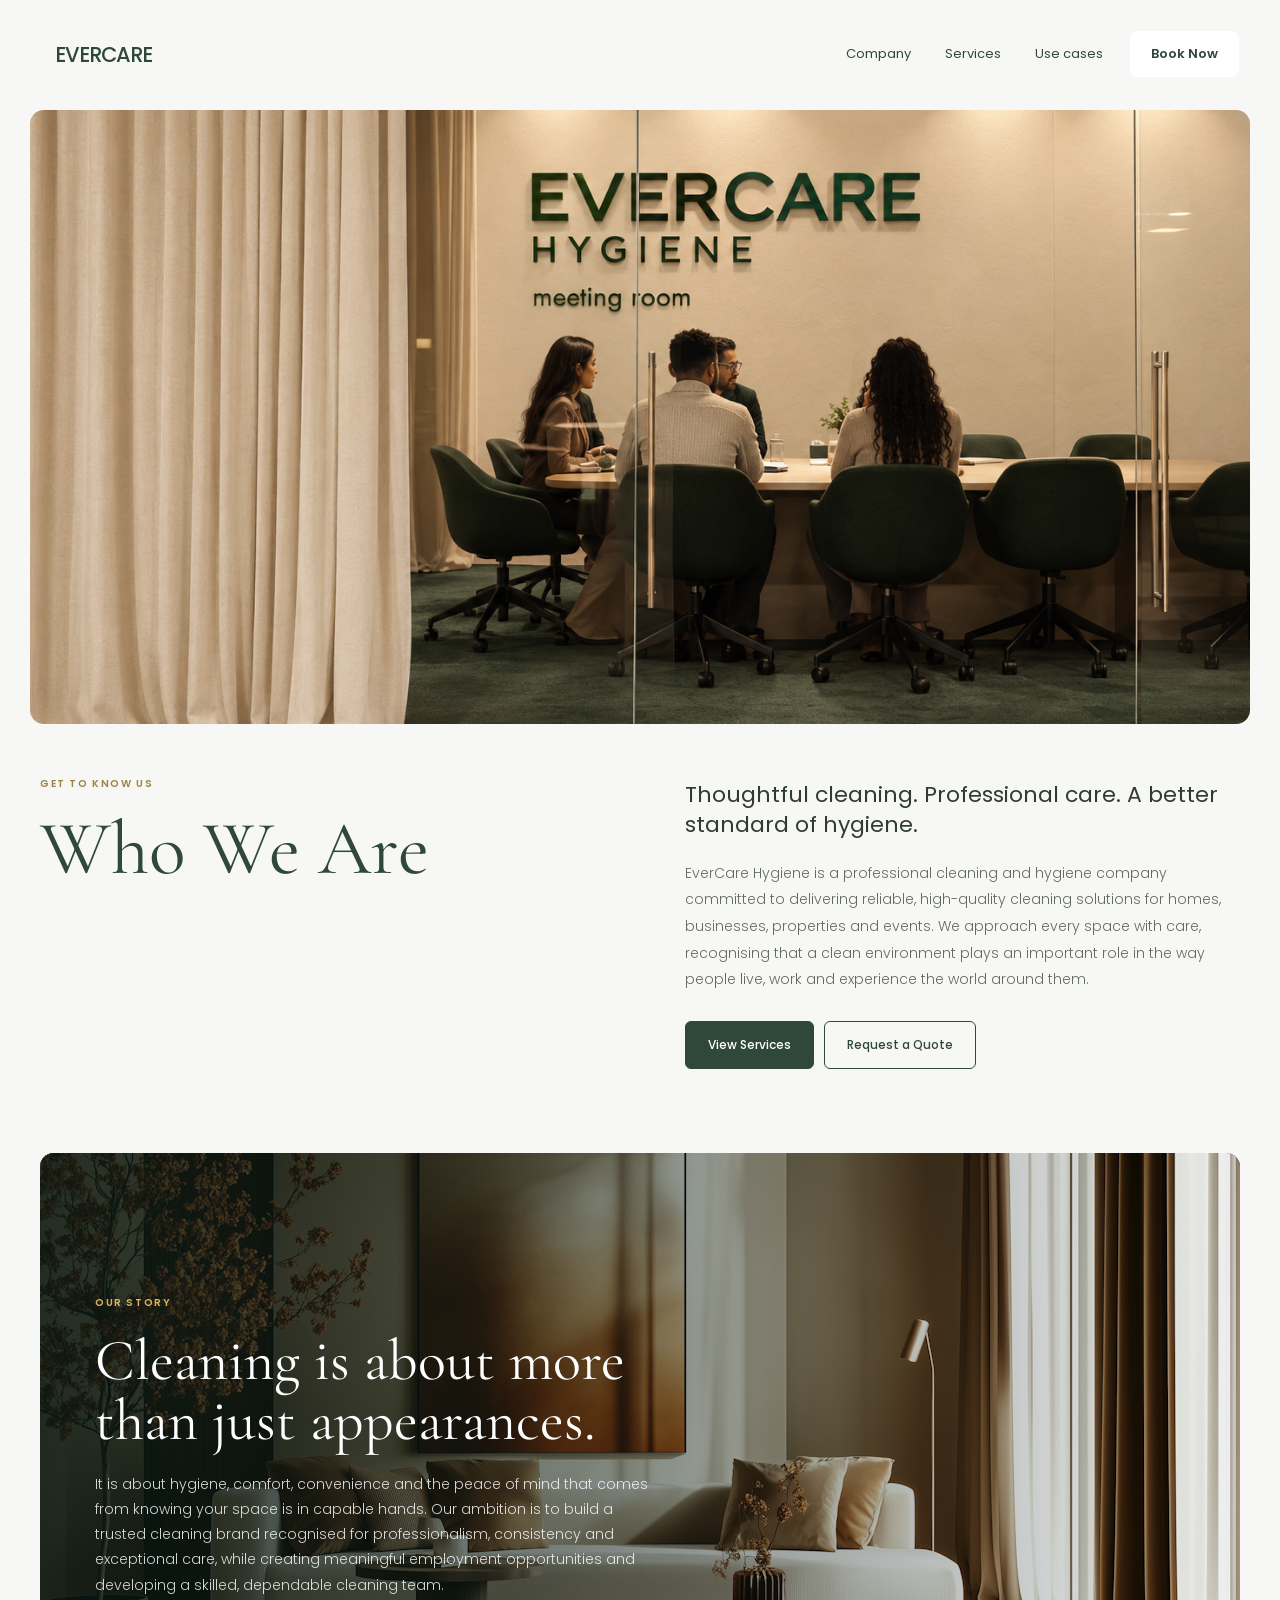
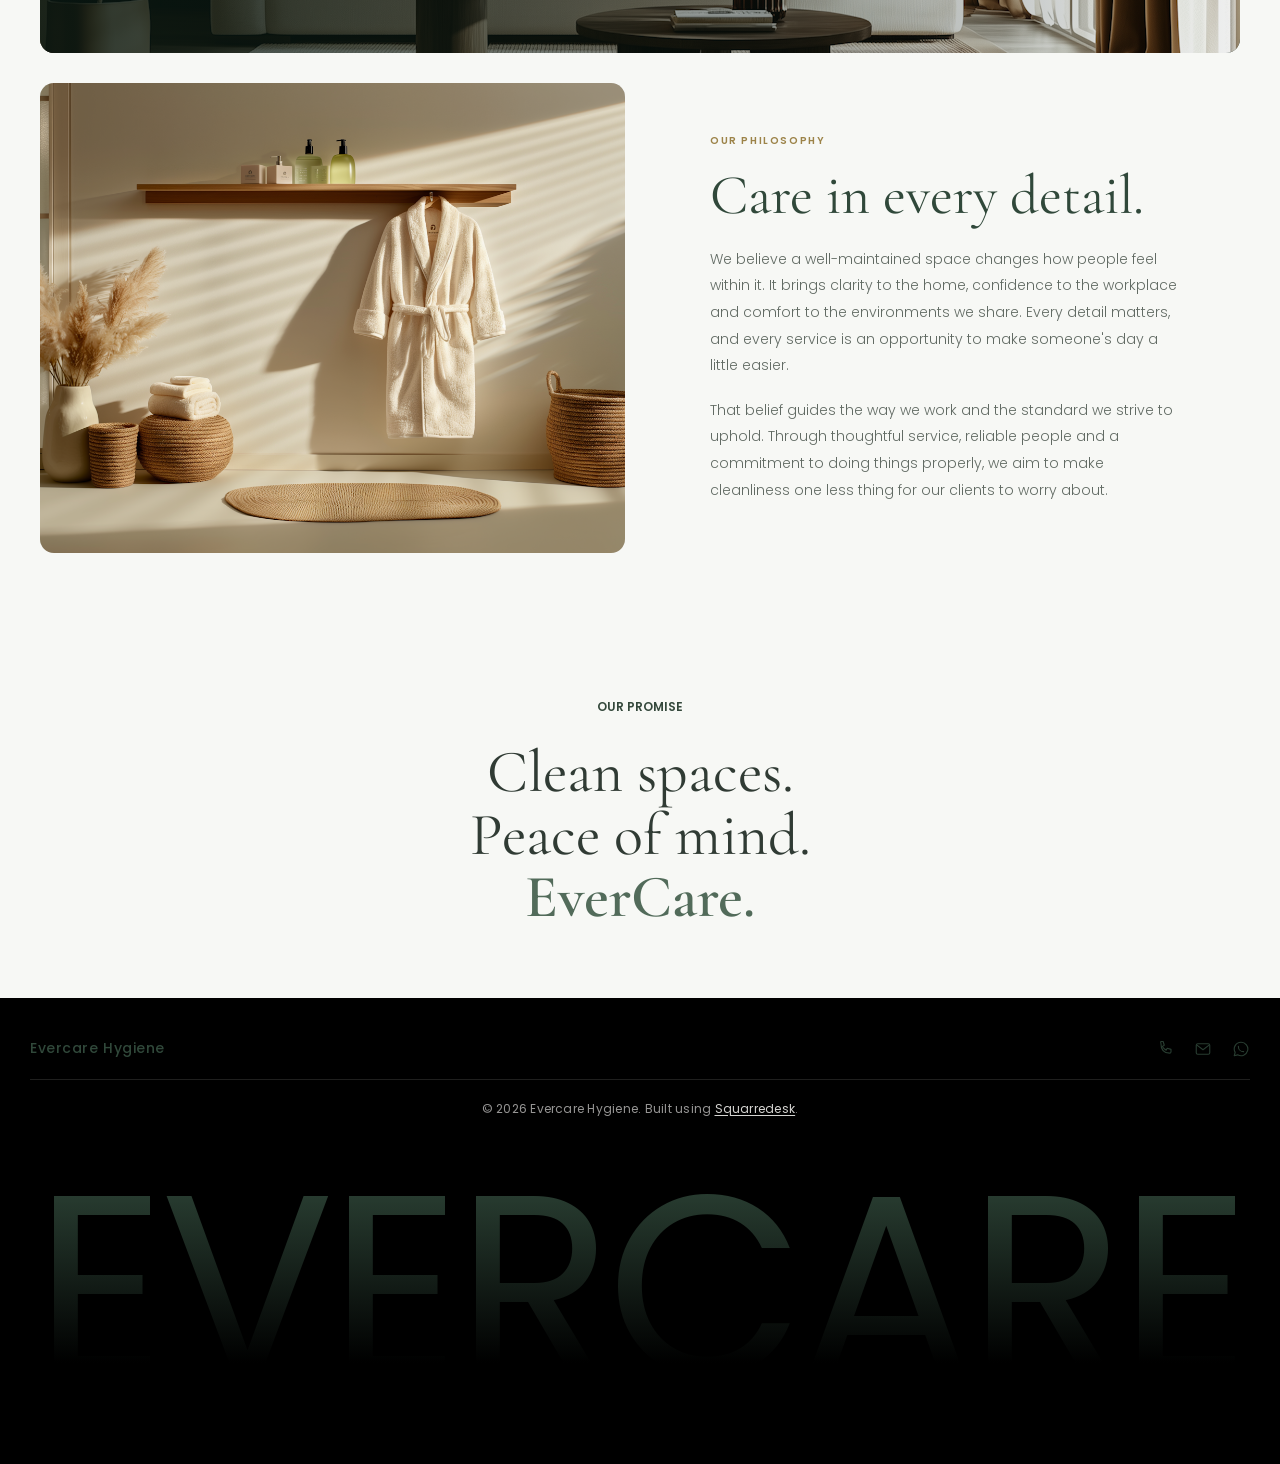
<file: about.html>
<!DOCTYPE html>
<html lang="en">
<head>
  <meta charset="UTF-8">
  <meta name="viewport" content="width=device-width, initial-scale=1.0">
  <title>About EverCare | The story behind us</title>
  <meta
    name="description"
    content="EverCare provides premium cleaning and sanitation services designed to create cleaner, healthier and more comfortable spaces."
  >
  <meta
    name="keywords"
    content="EverCare, premium cleaning, cleaning services, sanitation, residential cleaning, commercial cleaning"
  >
  <meta name="author" content="EverCare">
  <meta property="og:type" content="website">
  <meta property="og:title" content="About EverCare | Premium Cleaning & Sanitation">
  <meta
    property="og:description"
    content="Premium cleaning and sanitation services for homes, businesses and specialist spaces."
  >
  <meta property="og:url" content="https://www.evercare.co.za">
  <meta property="og:image" content="images/evercare-og.jpg">
  <meta property="og:image:alt" content="EverCare premium cleaning and sanitation">
  <meta name="twitter:card" content="summary_large_image">
  <meta name="twitter:title" content="About EverCare | Premium Cleaning & Sanitation">
  <meta
    name="twitter:description"
    content="Premium cleaning and sanitation services for homes, businesses and specialist spaces."
  >
  <meta name="twitter:image" content="images/evercare-og.jpg">
  <link rel="icon" type="image/png" href="images/favicon.png">
  <link rel="preconnect" href="https://fonts.googleapis.com">
  <link rel="preconnect" href="https://fonts.gstatic.com" crossorigin>
  <link
    href="https://fonts.googleapis.com/css2?family=Cormorant+Garamond:ital,wght@1,300..700&display=swap&family=Poppins:wght@300;400;500;600;700&display=swap"
    rel="stylesheet"
  >
  <link rel="stylesheet" href="about.css">
</head>
<body class="about-page">
  <header class="site-header">
    <nav class="navbar">
      <a href="/index.html" class="logo">
        EverCare
      </a>
      <div class="nav-links">
        <div class="nav-dropdown">
          <button
            class="dropdown-trigger"
            data-dropdown="company-dropdown"
            aria-expanded="false"
          >
            Company

          </button>
        </div>
        <div class="nav-dropdown">
          <button
            class="dropdown-trigger"
            data-dropdown="services-dropdown"
            aria-expanded="false"
          >
            Services

          </button>
        </div>
        <div class="nav-dropdown">
          <button
            class="dropdown-trigger"
            data-dropdown="usecases-dropdown"
            aria-expanded="false"
          >
            Use cases

          </button>
        </div>
        <a href="#book" class="nav-cta">
          Book Now
        </a>
      </div>
      <button
        class="mobile-menu-toggle"
        aria-label="Open navigation"
        aria-expanded="false"
      >
        <span></span>
        <span></span>
        <span></span>
      </button>
    </nav>
    <div class="mega-dropdown" id="company-dropdown">
      <div class="dropdown-image">
        <img
          src="assets/nav2.png"
          alt="EverCare team"
        >
      </div>
      <div class="dropdown-content">
        <div class="dropdown-heading">
          <span class="dropdown-eyebrow">
            COMPANY
          </span>
        </div>
        <div class="dropdown-links">
          <div class="dropdown-link-column">
            <a href="#about">
              About
            </a>
            <a href="services.html">
              Offerings
            </a>
            <a href="contact.html">
              Contact
            </a>
          </div>
        </div>
      </div>
    </div>
    <div class="mega-dropdown" id="services-dropdown">
      <div class="dropdown-image">
        <img
          src="assets/nav1.png"
          alt="Professional EverCare cleaning"
        >
      </div>
      <div class="dropdown-content">
        <div class="dropdown-heading">
          <span class="dropdown-eyebrow">
            SERVICES
          </span>
        </div>
        <div class="dropdown-links">
          <div class="dropdown-link-column">
            <a href="services.html#residential">
              Residential cleaning
            </a>
            <a href="services.html#deep-cleaning">
              Deep cleaning
            </a>
            <a href="services.html#move-in-move-out">
              Move-in / move-out
            </a>
            <a href="services.html#commercial">
              Office & commercial
            </a>
          </div>
          <div class="dropdown-link-column">
            <a href="services.html#post-event">
              Post-event
            </a>
            <a href="services.html#laundry">
              Laundry
            </a>
            <a href="services.html#dishwashing">
              Dishwashing
            </a>
            <a href="services.html#speciality">
              Specialist
            </a>
          </div>
        </div>
      </div>
    </div>
    <div class="mega-dropdown" id="usecases-dropdown">
      <div class="dropdown-image">
        <img
          src="assets/nav3.png"
          alt="Clean and well-maintained space"
        >
      </div>
      <div class="dropdown-content">
        <div class="dropdown-heading">
          <span class="dropdown-eyebrow">
            USE CASES
          </span>
        </div>
        <div class="dropdown-links">
          <div class="dropdown-link-column">
            <a href="services.html#residential">
              Residential
            </a>
            <a href="services.html#commercial">
              Commercial
            </a>
            <a href="services.html#speciality">
              Specialist
            </a>
          </div>
        </div>
      </div>
    </div>
  </header>
  <main>
    <section class="about-hero-image" aria-label="A bright, carefully maintained interior">
      <picture>
        <source media="(max-width: 600px)" srcset="assets/aboutHero.png">
        <img src="assets/aboutHero.png" alt="Bright interior maintained with care">
      </picture>
    </section>

    <div class="about-container">
      <section class="about-intro" id="about">
        <div>
          <span class="about-section-eyebrow">GET TO KNOW US</span>
          <h1>Who We Are</h1>
        </div>
        <div class="about-intro-copy">
          <p class="about-intro-note">Thoughtful cleaning. Professional care. A better standard of hygiene.</p>
          <p>EverCare Hygiene is a professional cleaning and hygiene company committed to delivering reliable, high-quality cleaning solutions for homes, businesses, properties and events. We approach every space with care, recognising that a clean environment plays an important role in the way people live, work and experience the world around them.</p>
          <div class="about-actions">
            <a class="about-button about-button-primary" href="services.html">View Services</a>
            <a class="about-button about-button-secondary" href="index.html#book">Request a Quote</a>
          </div>
        </div>
      </section>

      <section class="about-feature" id="our-story">
        <img class="about-feature-image" src="assets/serRes.jpg" alt="EverCare cleaning equipment, ready for professional service">
        <div class="about-feature-content">
          <span class="about-section-eyebrow">OUR STORY</span>
          <h2>Cleaning is about more than just appearances.</h2>
          <p>It is about hygiene, comfort, convenience and the peace of mind that comes from knowing your space is in capable hands. Our ambition is to build a trusted cleaning brand recognised for professionalism, consistency and exceptional care, while creating meaningful employment opportunities and developing a skilled, dependable cleaning team.</p>
        </div>
      </section>

      <section class="about-projects" id="our-philosophy">
        <div class="about-project-image">
          <img src="assets/aboutDesk.png" alt="Fresh towels and a robe in a cared-for space">
        </div>
        <div class="about-project-info">
          <span class="about-section-eyebrow">OUR PHILOSOPHY</span>
          <h2>Care in every detail.</h2>
          <p>We believe a well-maintained space changes how people feel within it. It brings clarity to the home, confidence to the workplace and comfort to the environments we share. Every detail matters, and every service is an opportunity to make someone's day a little easier.</p>
          <p>That belief guides the way we work and the standard we strive to uphold. Through thoughtful service, reliable people and a commitment to doing things properly, we aim to make cleanliness one less thing for our clients to worry about.</p>
        </div>
      </section>

      <section class="about-statement" id="our-promise">
        <div class="about-statement-label">Our Promise</div>
        <p class="about-statement-text">Clean spaces.<br>Peace of mind.<br><strong>EverCare.</strong></p>
      </section>
    </div>

    <footer class="footer reveal">

      <div class="footer__row footer__row--top">
        <span class="footer__name">Evercare Hygiene</span>

        <div class="footer__contact">
          <a href="tel:0682734215" class="footer__contact-link" aria-label="Call">
            <svg width="18" height="18" viewBox="0 0 24 24" fill="none" xmlns="http://www.w3.org/2000/svg">
              <path d="M6.5 2h3l1.5 5-2.5 1.5a11 11 0 0 0 5 5L15 11l5 1.5v3a2 2 0 0 1-2 2C10.6 17.5 6.5 13.4 6.5 4a2 2 0 0 1 0-2z" stroke="currentColor" stroke-width="1.5" stroke-linejoin="round"/>
            </svg>
          </a>

          <a href="mailto:tlihle351@gmail.com" class="footer__contact-link" aria-label="Email">
            <svg width="18" height="18" viewBox="0 0 24 24" fill="none" xmlns="http://www.w3.org/2000/svg">
              <rect x="3" y="5" width="18" height="14" rx="2" stroke="currentColor" stroke-width="1.5"/>
              <path d="M3.5 6.5L12 13L20.5 6.5" stroke="currentColor" stroke-width="1.5" stroke-linecap="round" stroke-linejoin="round"/>
            </svg>
          </a>

          <a href="https://wa.me/27682734215" target="_blank" rel="noopener" class="footer__contact-link" aria-label="WhatsApp">
            <svg width="18" height="18" viewBox="0 0 24 24" fill="none" xmlns="http://www.w3.org/2000/svg">
              <path d="M12 3a9 9 0 0 0-7.79 13.5L3 21l4.62-1.2A9 9 0 1 0 12 3z" stroke="currentColor" stroke-width="1.5" stroke-linejoin="round"/>
              <path d="M8.5 8.5c0 4 3 7 7 7" stroke="currentColor" stroke-width="1.5" stroke-linecap="round"/>
            </svg>
          </a>
        </div>
      </div>

      <div class="footer__row footer__row--bottom">
        <p class="footer__copyright">
          &copy; 2026 Evercare Hygiene. Built using
          <a href="https://squarre.vercel.app" target="_blank" rel="noopener">Squarredesk</a>.
        </p>
      </div>

      <h2 class="footer__title">EVERCARE</h2>

    </footer>
    <!-- Floating Action Button -->
    <div class="evercare-fab-wrapper" id="evercare-fab-wrapper">
      <div class="evercare-fab-card" id="evercare-fab-card" aria-hidden="true">
        <div class="evercare-fab-image">
          <img src="assets/heroCTA.gif" alt="EverCare cleaning services">
        </div>
        <div class="evercare-fab-actions">
          <a href="https://wa.me/27685213715" class="evercare-fab-action evercare-fab-primary" target="_blank" rel="noopener noreferrer">
            Chat to agent
            <svg class="evercare-fab-arrow" viewBox="0 0 20 20" fill="none" aria-hidden="true">
              <path d="M5 15 15 5M6 5h9v9" stroke="currentColor" stroke-width="1.5" stroke-linecap="round" stroke-linejoin="round"/>
            </svg>
          </a>
          <a href="#book" class="evercare-fab-action evercare-fab-secondary">
            Get Quote
            <svg class="evercare-fab-arrow" viewBox="0 0 20 20" fill="none" aria-hidden="true">
              <path d="M5 15 15 5M6 5h9v9" stroke="currentColor" stroke-width="1.5" stroke-linecap="round" stroke-linejoin="round"/>
            </svg>
          </a>
        </div>
      </div>

      <button class="evercare-fab" id="evercare-fab" type="button" aria-label="Open contact options" aria-expanded="false">
        <span class="evercare-orb" aria-hidden="true">
          <span class="evercare-orb-glow evercare-orb-glow-one"></span>
          <span class="evercare-orb-glow evercare-orb-glow-two"></span>
          <span class="evercare-orb-core"></span>
        </span>
      </button>
    </div>
  </main>
  <script src="script.js"></script>
</body>
</html>
</file>
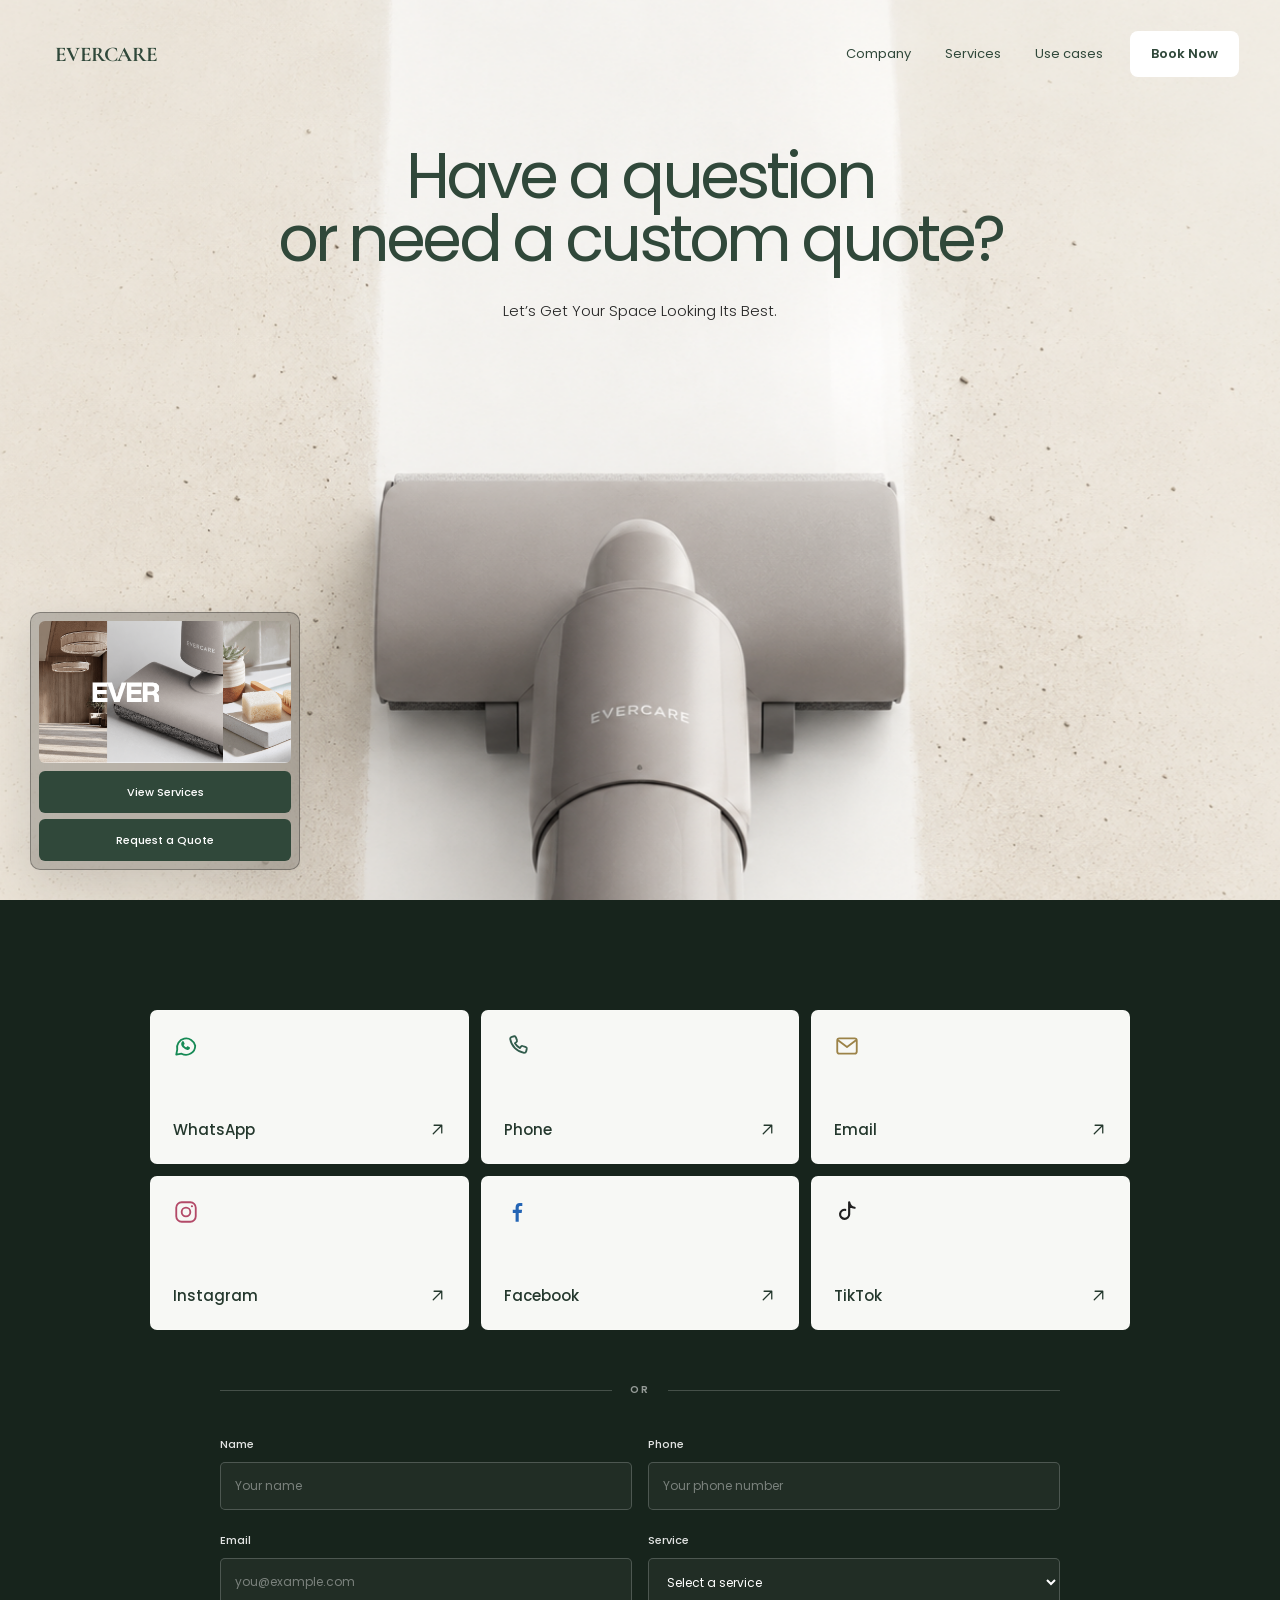
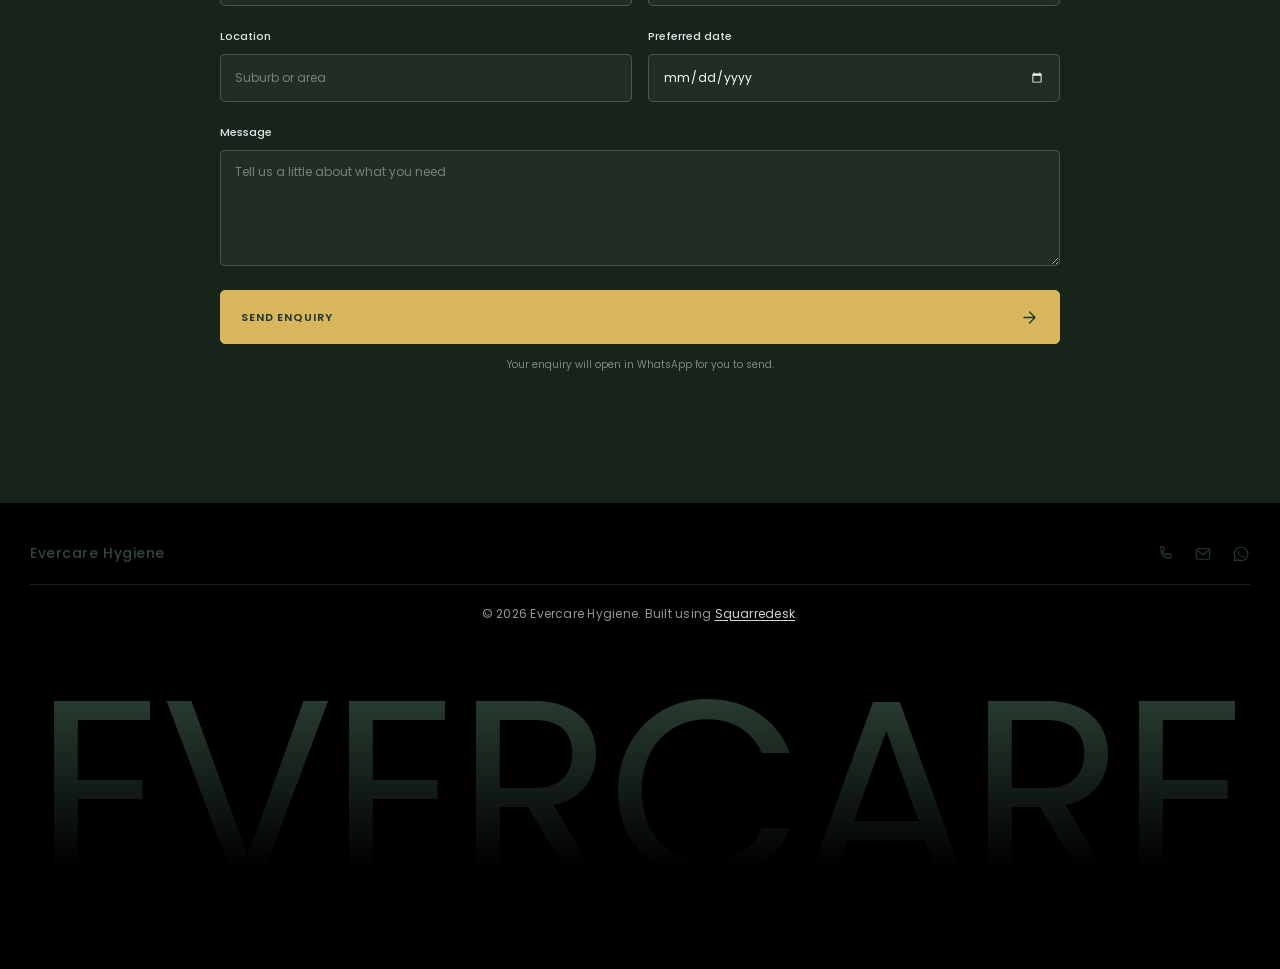
<file: contact.html>
<!DOCTYPE html>
<html lang="en">
<head>
  <meta charset="UTF-8">
  <meta name="viewport" content="width=device-width, initial-scale=1.0">
  <title>ContactEverCare | Premium Cleaning & Sanitation</title>
  <meta
    name="description"
    content="EverCare provides premium cleaning and sanitation services designed to create cleaner, healthier and more comfortable spaces."
  >
  <meta
    name="keywords"
    content="EverCare, premium cleaning, cleaning services, sanitation, residential cleaning, commercial cleaning"
  >
  <meta name="author" content="EverCare">
  <meta property="og:type" content="website">
  <meta property="og:title" content="EverCare | Premium Cleaning & Sanitation">
  <meta
    property="og:description"
    content="Premium cleaning and sanitation services for homes, businesses and specialist spaces."
  >
  <meta property="og:url" content="https://www.evercare.co.za">
  <meta property="og:image" content="images/evercare-og.jpg">
  <meta property="og:image:alt" content="EverCare premium cleaning and sanitation">
  <meta name="twitter:card" content="summary_large_image">
  <meta name="twitter:title" content="EverCare | Premium Cleaning & Sanitation">
  <meta
    name="twitter:description"
    content="Premium cleaning and sanitation services for homes, businesses and specialist spaces."
  >
  <meta name="twitter:image" content="images/evercare-og.jpg">
  <link rel="icon" type="image/png" href="images/favicon.png">
  <link rel="preconnect" href="https://fonts.googleapis.com">
  <link rel="preconnect" href="https://fonts.gstatic.com" crossorigin>
  <link
    href="https://fonts.googleapis.com/css2?family=Cormorant+Garamond:ital,wght@1,300..700&display=swap&family=Poppins:wght@300;400;500;600;700&display=swap"
    rel="stylesheet"
  >
  <link rel="stylesheet" href="contact.css">
</head>
<body>
  <header class="site-header">
    <nav class="navbar">
      <a href="#" class="logo">
        EverCare
      </a>
      <div class="nav-links">
        <div class="nav-dropdown">
          <button
            class="dropdown-trigger"
            data-dropdown="company-dropdown"
            aria-expanded="false"
          >
            Company

          </button>
        </div>
        <div class="nav-dropdown">
          <button
            class="dropdown-trigger"
            data-dropdown="services-dropdown"
            aria-expanded="false"
          >
            Services

          </button>
        </div>
        <div class="nav-dropdown">
          <button
            class="dropdown-trigger"
            data-dropdown="usecases-dropdown"
            aria-expanded="false"
          >
            Use cases

          </button>
        </div>
        <a href="#book" class="nav-cta">
          Book Now
        </a>
      </div>
      <button
        class="mobile-menu-toggle"
        aria-label="Open navigation"
        aria-expanded="false"
      >
        <span></span>
        <span></span>
        <span></span>
      </button>
    </nav>
    <div class="mega-dropdown" id="company-dropdown">
      <div class="dropdown-image">
        <img
          src="assets/nav2.png"
          alt="EverCare team"
        >
      </div>
      <div class="dropdown-content">
        <div class="dropdown-heading">
          <span class="dropdown-eyebrow">
            COMPANY
          </span>
        </div>
        <div class="dropdown-links">
          <div class="dropdown-link-column">
            <a href="about.html">
              About
            </a>
            <a href="services.html">
              Offerings
            </a>
            <a href="contact.html">
              Contact
            </a>
          </div>
        </div>
      </div>
    </div>
    <div class="mega-dropdown" id="services-dropdown">
      <div class="dropdown-image">
        <img
          src="assets/nav1.png"
          alt="Professional EverCare cleaning"
        >
      </div>
      <div class="dropdown-content">
        <div class="dropdown-heading">
          <span class="dropdown-eyebrow">
            SERVICES
          </span>
        </div>
        <div class="dropdown-links">
          <div class="dropdown-link-column">
            <a href="services.html#residential">
              Residential cleaning
            </a>
            <a href="services.html#deep-cleaning">
              Deep cleaning
            </a>
            <a href="services.html#move-in-move-out">
              Move-in / move-out
            </a>
            <a href="services.html#commercial">
              Office & commercial
            </a>
          </div>
          <div class="dropdown-link-column">
            <a href="services.html#post-event">
              Post-event
            </a>
            <a href="services.html#laundry">
              Laundry
            </a>
            <a href="services.html#dishwashing">
              Dishwashing
            </a>
            <a href="services.html#speciality">
              Specialist
            </a>
          </div>
        </div>
      </div>
    </div>
    <div class="mega-dropdown" id="usecases-dropdown">
      <div class="dropdown-image">
        <img
          src="assets/nav3.png"
          alt="Clean and well-maintained space"
        >
      </div>
      <div class="dropdown-content">
        <div class="dropdown-heading">
          <span class="dropdown-eyebrow">
            USE CASES
          </span>
        </div>
        <div class="dropdown-links">
          <div class="dropdown-link-column">
            <a href="services.html#residential">
              Residential
            </a>
            <a href="services.html#commercial">
              Commercial
            </a>
            <a href="services.html#speciality">
              Specialist
            </a>
          </div>
        </div>
      </div>
    </div>
  </header>
  <main>
    <section class="hero">
      <img
        src="assets/hero2.png"
        alt=""
        class="hero-image hero-image-desktop"
      >
      <img
        src="assets/hero3.png"
        alt=""
        class="hero-image hero-image-mobile"
      >
      <div class="hero-overlay"></div>
      <div class="hero-content">
        <h1>
          Have a question<br>
          or need a custom quote?
        </h1>
        <p class="hero-description">
          Let’s Get Your Space Looking Its Best.
        </p>
        <div class="hero-buttons">
          <a href="#services" class="button button-primary">
            View Services
          </a>
          <a href="#contact" class="button button-secondary">
            Request a Quote
          </a>
        </div>
      </div>

      <div class="hero-floating-card">
        <div class="hero-card-image">
          <img src="assets/heroCTA.gif" alt="EverCare cleaning service">
        </div>

        <div class="hero-card-actions">
          <a href="#services" class="hero-card-button">View Services</a>
          <a href="#contact" class="hero-card-button">Request a Quote</a>
        </div>
      </div>
    </section>
    
    <section class="contact-section" id="contact">
      <div class="contact-container" id="book">
        <div class="contact-channel-grid" aria-label="Contact EverCare directly">
          <a class="contact-channel-card" href="https://wa.me/27685213715" target="_blank" rel="noopener noreferrer">
            <svg class="contact-channel-icon whatsapp-icon" viewBox="0 0 24 24" fill="none" aria-hidden="true">
              <path d="M20.5 11.7a8.5 8.5 0 0 1-12.6 7.4L3 20l.9-4.6a8.5 8.5 0 1 1 16.6-3.7Z" stroke="currentColor" stroke-width="1.7" stroke-linejoin="round"/>
              <path d="M8.2 8.1c.2-.5.5-.5.8-.5h.5c.2 0 .4.1.5.4l.7 1.7c.1.2 0 .4-.1.6l-.5.6c-.2.2-.2.4 0 .6.4.7 1 1.3 1.7 1.7.2.1.4.1.6-.1l.6-.7c.2-.2.4-.2.7-.1l1.6.8c.3.1.4.3.4.5 0 .3-.2 1.1-.7 1.5-.5.5-1.2.7-2 .5-1-.2-2.2-.8-3.4-1.9-1-.9-1.8-2.1-2-3.2-.2-.8.1-1.5.6-2.1Z" fill="currentColor"/>
            </svg>
            <span class="contact-channel-label">WhatsApp <svg viewBox="0 0 20 20" fill="none" aria-hidden="true"><path d="M5 15 15 5M6 5h9v9" stroke="currentColor" stroke-width="1.5" stroke-linecap="round" stroke-linejoin="round"/></svg></span>
          </a>
          <a class="contact-channel-card" href="tel:0682734215">
            <svg class="contact-channel-icon phone-icon" viewBox="0 0 24 24" fill="none" aria-hidden="true">
              <path d="M7.2 3.5 9.5 3c.6-.1 1.2.2 1.4.8l1.1 3c.2.5 0 1-.4 1.4l-1.5 1.2a14.8 14.8 0 0 0 4.5 4.5l1.2-1.5c.3-.4.9-.6 1.4-.4l3 1.1c.6.2.9.8.8 1.4l-.5 2.3c-.2.9-1 1.5-1.9 1.5A15.6 15.6 0 0 1 5.7 5.4c0-.9.6-1.7 1.5-1.9Z" stroke="currentColor" stroke-width="1.7" stroke-linecap="round" stroke-linejoin="round"/>
            </svg>
            <span class="contact-channel-label">Phone <svg viewBox="0 0 20 20" fill="none" aria-hidden="true"><path d="M5 15 15 5M6 5h9v9" stroke="currentColor" stroke-width="1.5" stroke-linecap="round" stroke-linejoin="round"/></svg></span>
          </a>
          <a class="contact-channel-card" href="mailto:example@gmail.com">
            <svg class="contact-channel-icon email-icon" viewBox="0 0 24 24" fill="none" aria-hidden="true">
              <rect x="3" y="5" width="18" height="14" rx="2" stroke="currentColor" stroke-width="1.7"/>
              <path d="m4 7 8 6 8-6" stroke="currentColor" stroke-width="1.7" stroke-linecap="round" stroke-linejoin="round"/>
            </svg>
            <span class="contact-channel-label">Email <svg viewBox="0 0 20 20" fill="none" aria-hidden="true"><path d="M5 15 15 5M6 5h9v9" stroke="currentColor" stroke-width="1.5" stroke-linecap="round" stroke-linejoin="round"/></svg></span>
          </a>
          <a class="contact-channel-card" href="https://www.instagram.com/" target="_blank" rel="noopener noreferrer">
            <svg class="contact-channel-icon instagram-icon" viewBox="0 0 24 24" fill="none" aria-hidden="true">
              <rect x="3" y="3" width="18" height="18" rx="5" stroke="currentColor" stroke-width="1.7"/>
              <circle cx="12" cy="12" r="4" stroke="currentColor" stroke-width="1.7"/>
              <circle cx="17.5" cy="6.7" r="1" fill="currentColor"/>
            </svg>
            <span class="contact-channel-label">Instagram <svg viewBox="0 0 20 20" fill="none" aria-hidden="true"><path d="M5 15 15 5M6 5h9v9" stroke="currentColor" stroke-width="1.5" stroke-linecap="round" stroke-linejoin="round"/></svg></span>
          </a>
          <a class="contact-channel-card" href="https://www.facebook.com/" target="_blank" rel="noopener noreferrer">
            <svg class="contact-channel-icon facebook-icon" viewBox="0 0 24 24" fill="currentColor" aria-hidden="true">
              <path d="M13.6 21v-8h2.7l.4-3.1h-3.1V8c0-.9.3-1.5 1.6-1.5h1.7V3.7c-.3 0-1.2-.1-2.3-.1-2.3 0-3.9 1.4-3.9 4v2.3H8.1V13h2.6v8h2.9Z"/>
            </svg>
            <span class="contact-channel-label">Facebook <svg viewBox="0 0 20 20" fill="none" aria-hidden="true"><path d="M5 15 15 5M6 5h9v9" stroke="currentColor" stroke-width="1.5" stroke-linecap="round" stroke-linejoin="round"/></svg></span>
          </a>
          <a class="contact-channel-card" href="https://www.tiktok.com/" target="_blank" rel="noopener noreferrer">
            <svg class="contact-channel-icon tiktok-icon" viewBox="0 0 24 24" fill="none" aria-hidden="true">
              <path d="M14 3v11.1a4.2 4.2 0 1 1-3.6-4.1M14 3c.5 3.1 2.2 4.8 5 5.1" stroke="currentColor" stroke-width="2" stroke-linecap="round" stroke-linejoin="round"/>
            </svg>
            <span class="contact-channel-label">TikTok <svg viewBox="0 0 20 20" fill="none" aria-hidden="true"><path d="M5 15 15 5M6 5h9v9" stroke="currentColor" stroke-width="1.5" stroke-linecap="round" stroke-linejoin="round"/></svg></span>
          </a>
        </div>

        <div class="contact-divider" aria-hidden="true"><span></span><span>OR</span><span></span></div>

        <form class="contact-enquiry-form" id="contact-enquiry-form">
          <div class="contact-form-grid">
            <div class="contact-field">
              <label for="enquiry-name">Name</label>
              <input id="enquiry-name" name="name" type="text" autocomplete="name" placeholder="Your name" required>
            </div>
            <div class="contact-field">
              <label for="enquiry-phone">Phone</label>
              <input id="enquiry-phone" name="phone" type="tel" autocomplete="tel" placeholder="Your phone number" required>
            </div>
            <div class="contact-field">
              <label for="enquiry-email">Email</label>
              <input id="enquiry-email" name="email" type="email" autocomplete="email" placeholder="you@example.com" required>
            </div>
            <div class="contact-field">
              <label for="enquiry-service">Service</label>
              <select id="enquiry-service" name="service" required>
                <option value="" disabled selected>Select a service</option>
                <option>Residential cleaning</option>
                <option>Deep cleaning</option>
                <option>Move-in / move-out cleaning</option>
                <option>Office & commercial cleaning</option>
                <option>Post-event cleaning</option>
                <option>Laundry</option>
                <option>Dishwashing</option>
                <option>Specialist cleaning</option>
              </select>
            </div>
            <div class="contact-field">
              <label for="enquiry-location">Location</label>
              <input id="enquiry-location" name="location" type="text" autocomplete="address-level2" placeholder="Suburb or area" required>
            </div>
            <div class="contact-field">
              <label for="enquiry-date">Preferred date</label>
              <input id="enquiry-date" name="date" type="date" required>
            </div>
            <div class="contact-field contact-field-message">
              <label for="enquiry-message">Message</label>
              <textarea id="enquiry-message" name="message" rows="4" placeholder="Tell us a little about what you need" required></textarea>
            </div>
          </div>
          <button type="submit" class="contact-submit">
            SEND ENQUIRY
            <svg viewBox="0 0 24 24" fill="none" aria-hidden="true"><path d="M5 12H19M12 5L19 12L12 19" stroke="currentColor" stroke-width="1.6" stroke-linecap="round" stroke-linejoin="round"/></svg>
          </button>
          <p class="contact-form-note">Your enquiry will open in WhatsApp for you to send.</p>
        </form>
      </div>
    </section>

    <footer class="footer reveal">

      <div class="footer__row footer__row--top">
        <span class="footer__name">Evercare Hygiene</span>

        <div class="footer__contact">
          <a href="tel:0682734215" class="footer__contact-link" aria-label="Call">
            <svg width="18" height="18" viewBox="0 0 24 24" fill="none" xmlns="http://www.w3.org/2000/svg">
              <path d="M6.5 2h3l1.5 5-2.5 1.5a11 11 0 0 0 5 5L15 11l5 1.5v3a2 2 0 0 1-2 2C10.6 17.5 6.5 13.4 6.5 4a2 2 0 0 1 0-2z" stroke="currentColor" stroke-width="1.5" stroke-linejoin="round"/>
            </svg>
          </a>

          <a href="mailto:tlihle351@gmail.com" class="footer__contact-link" aria-label="Email">
            <svg width="18" height="18" viewBox="0 0 24 24" fill="none" xmlns="http://www.w3.org/2000/svg">
              <rect x="3" y="5" width="18" height="14" rx="2" stroke="currentColor" stroke-width="1.5"/>
              <path d="M3.5 6.5L12 13L20.5 6.5" stroke="currentColor" stroke-width="1.5" stroke-linecap="round" stroke-linejoin="round"/>
            </svg>
          </a>

          <a href="https://wa.me/27682734215" target="_blank" rel="noopener" class="footer__contact-link" aria-label="WhatsApp">
            <svg width="18" height="18" viewBox="0 0 24 24" fill="none" xmlns="http://www.w3.org/2000/svg">
              <path d="M12 3a9 9 0 0 0-7.79 13.5L3 21l4.62-1.2A9 9 0 1 0 12 3z" stroke="currentColor" stroke-width="1.5" stroke-linejoin="round"/>
              <path d="M8.5 8.5c0 4 3 7 7 7" stroke="currentColor" stroke-width="1.5" stroke-linecap="round"/>
            </svg>
          </a>
        </div>
      </div>

      <div class="footer__row footer__row--bottom">
        <p class="footer__copyright">
          &copy; 2026 Evercare Hygiene. Built using
          <a href="https://squarre.vercel.app" target="_blank" rel="noopener">Squarredesk</a>.
        </p>
      </div>

      <h2 class="footer__title">EVERCARE</h2>

    </footer>
    <!-- Floating Action Button -->
    <div class="evercare-fab-wrapper" id="evercare-fab-wrapper">
      <div class="evercare-fab-card" id="evercare-fab-card" aria-hidden="true">
        <div class="evercare-fab-image">
          <img src="assets/heroCTA.gif" alt="EverCare cleaning services">
        </div>
        <div class="evercare-fab-actions">
          <a href="https://wa.me/27685213715" class="evercare-fab-action evercare-fab-primary" target="_blank" rel="noopener noreferrer">
            Chat to agent
            <svg class="evercare-fab-arrow" viewBox="0 0 20 20" fill="none" aria-hidden="true">
              <path d="M5 15 15 5M6 5h9v9" stroke="currentColor" stroke-width="1.5" stroke-linecap="round" stroke-linejoin="round"/>
            </svg>
          </a>
          <a href="#book" class="evercare-fab-action evercare-fab-secondary">
            Get Quote
            <svg class="evercare-fab-arrow" viewBox="0 0 20 20" fill="none" aria-hidden="true">
              <path d="M5 15 15 5M6 5h9v9" stroke="currentColor" stroke-width="1.5" stroke-linecap="round" stroke-linejoin="round"/>
            </svg>
          </a>
        </div>
      </div>

      <button class="evercare-fab" id="evercare-fab" type="button" aria-label="Open contact options" aria-expanded="false">
        <span class="evercare-orb" aria-hidden="true">
          <span class="evercare-orb-glow evercare-orb-glow-one"></span>
          <span class="evercare-orb-glow evercare-orb-glow-two"></span>
          <span class="evercare-orb-core"></span>
        </span>
      </button>
    </div>
  </main>
  <script src="script.js"></script>
</body>
</html>
</file>
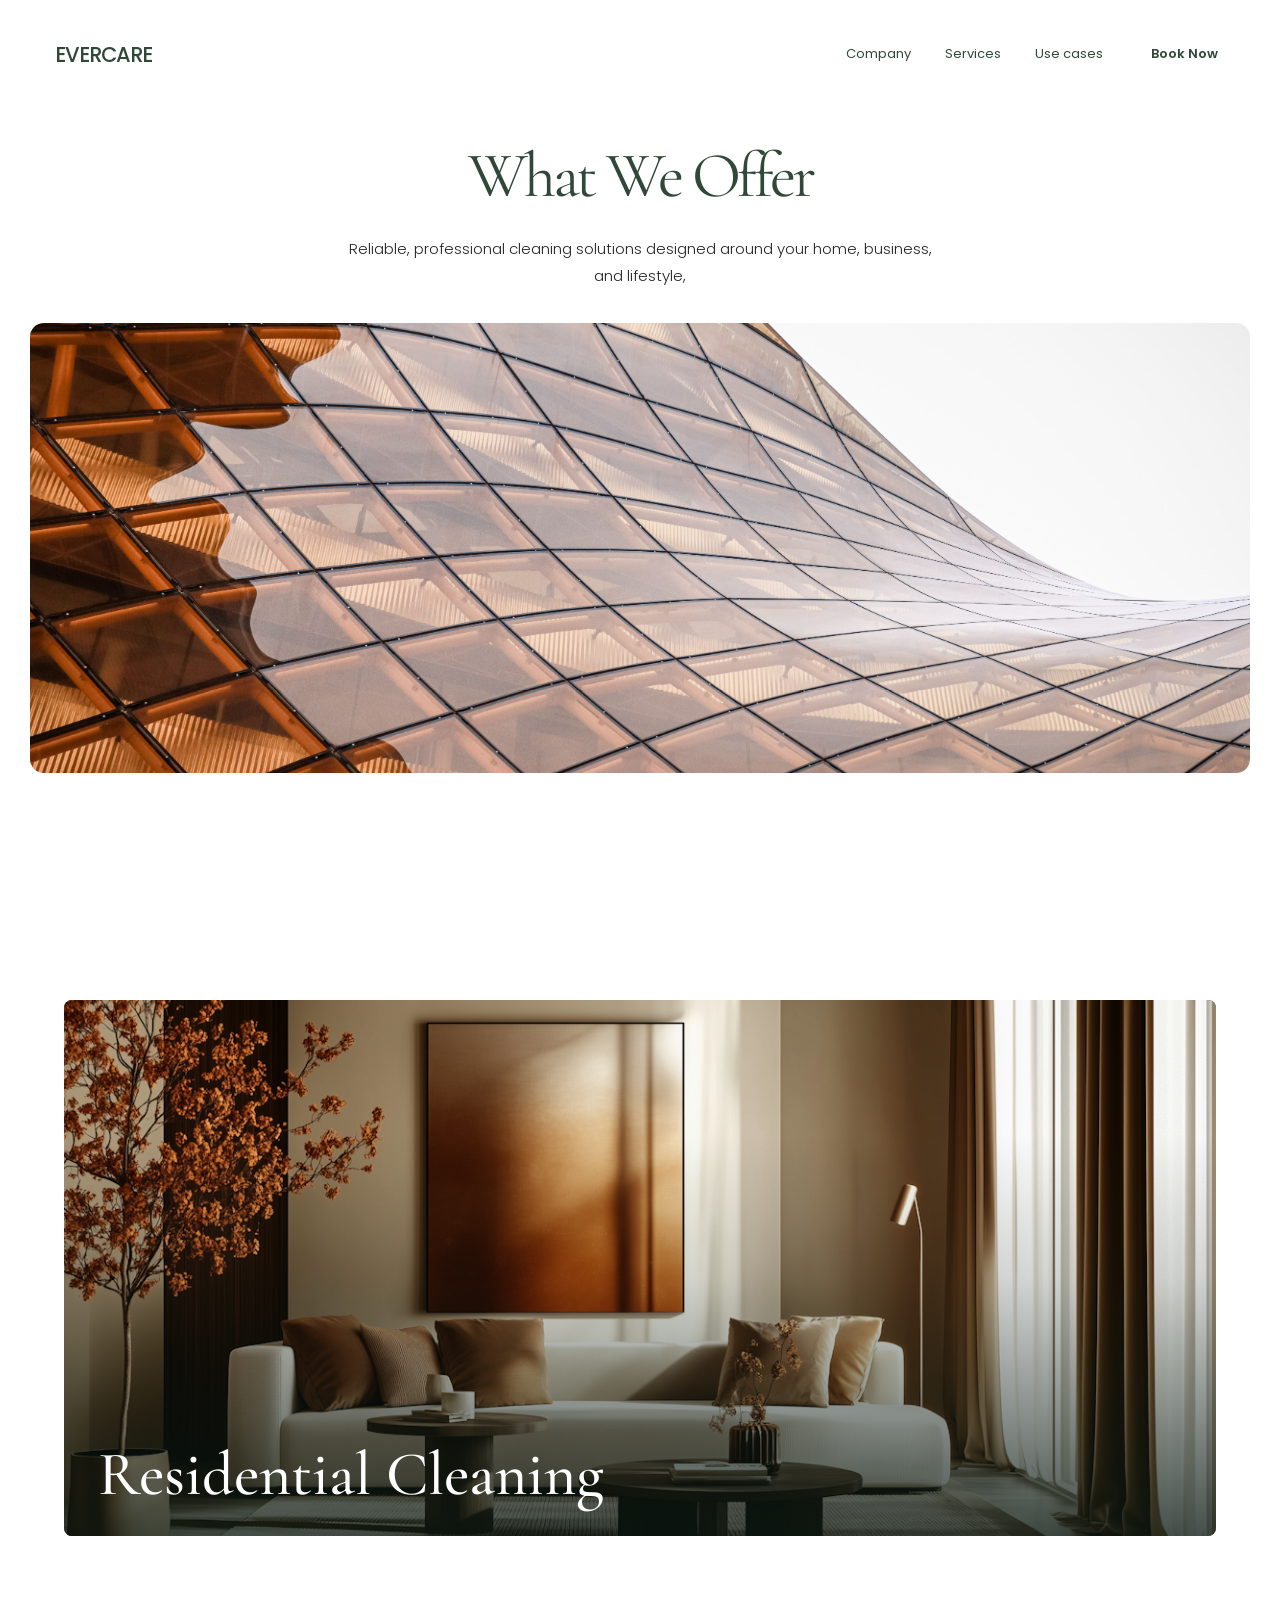
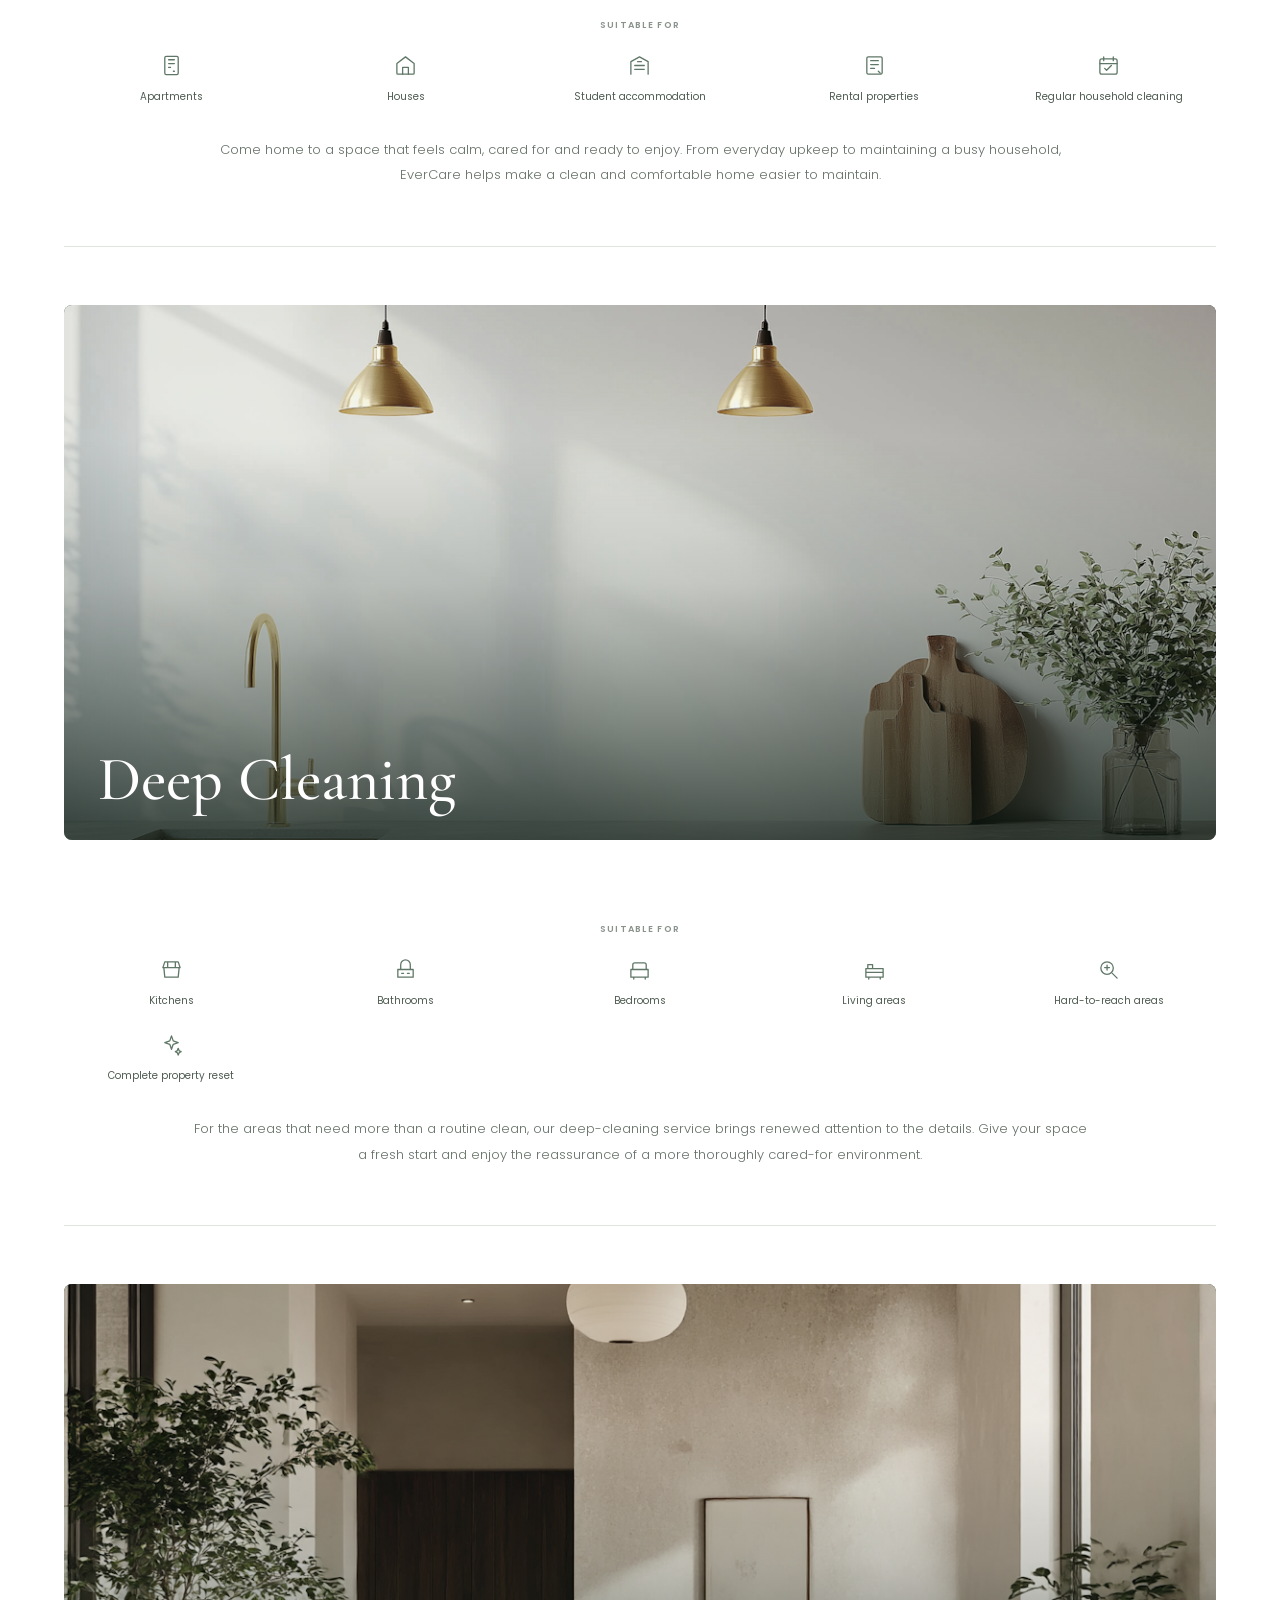
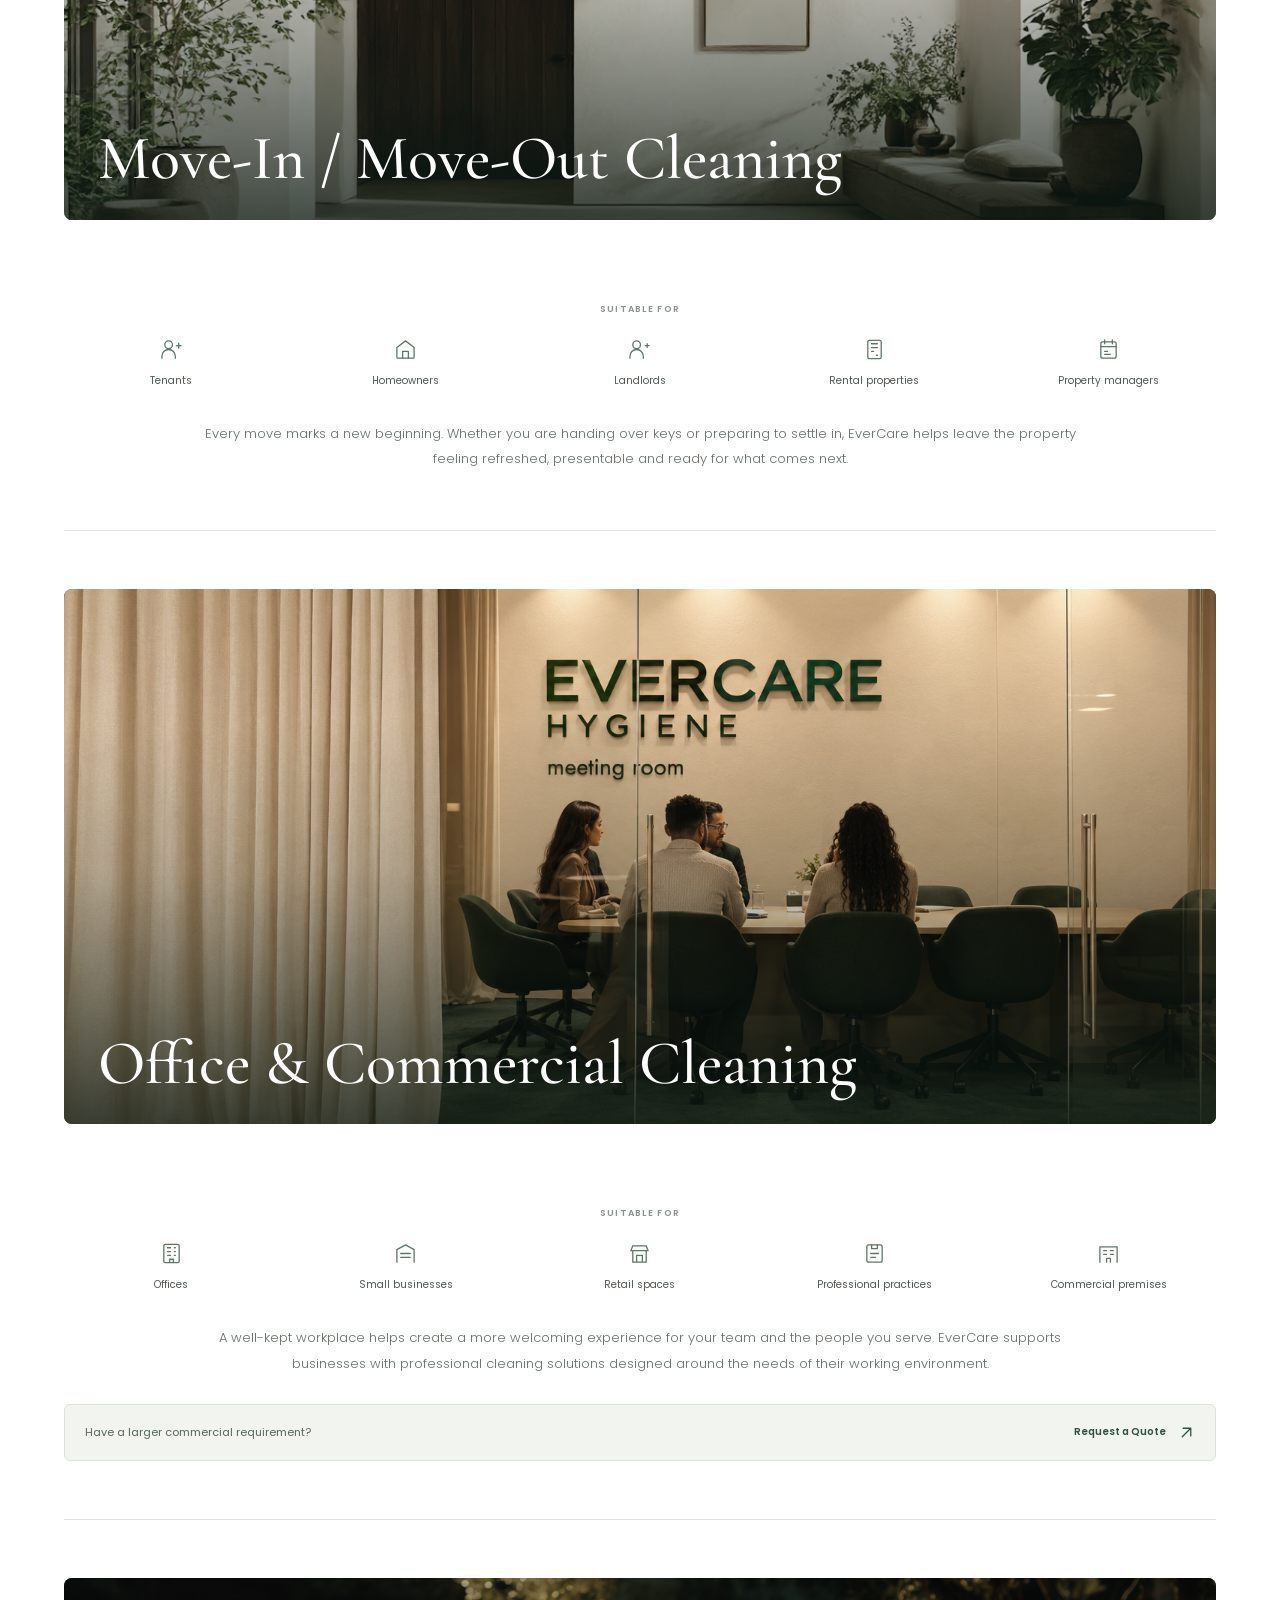
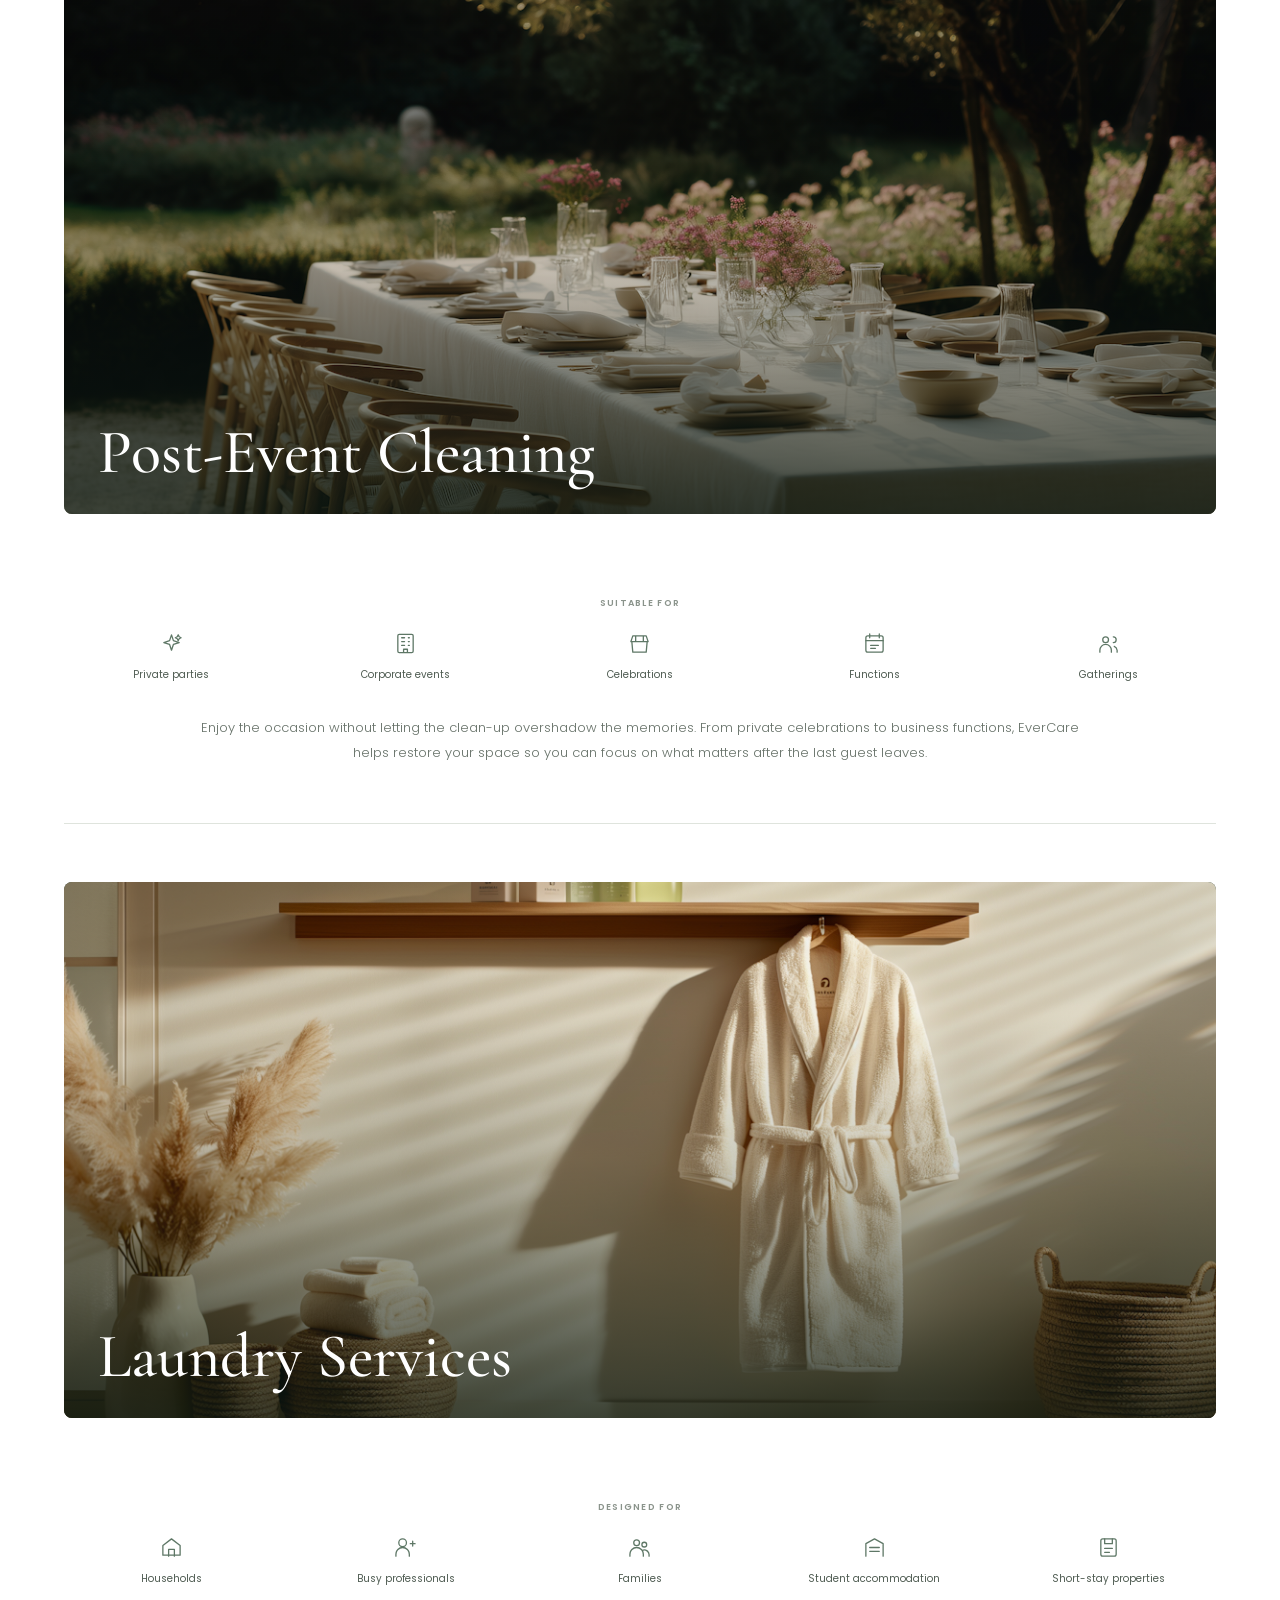
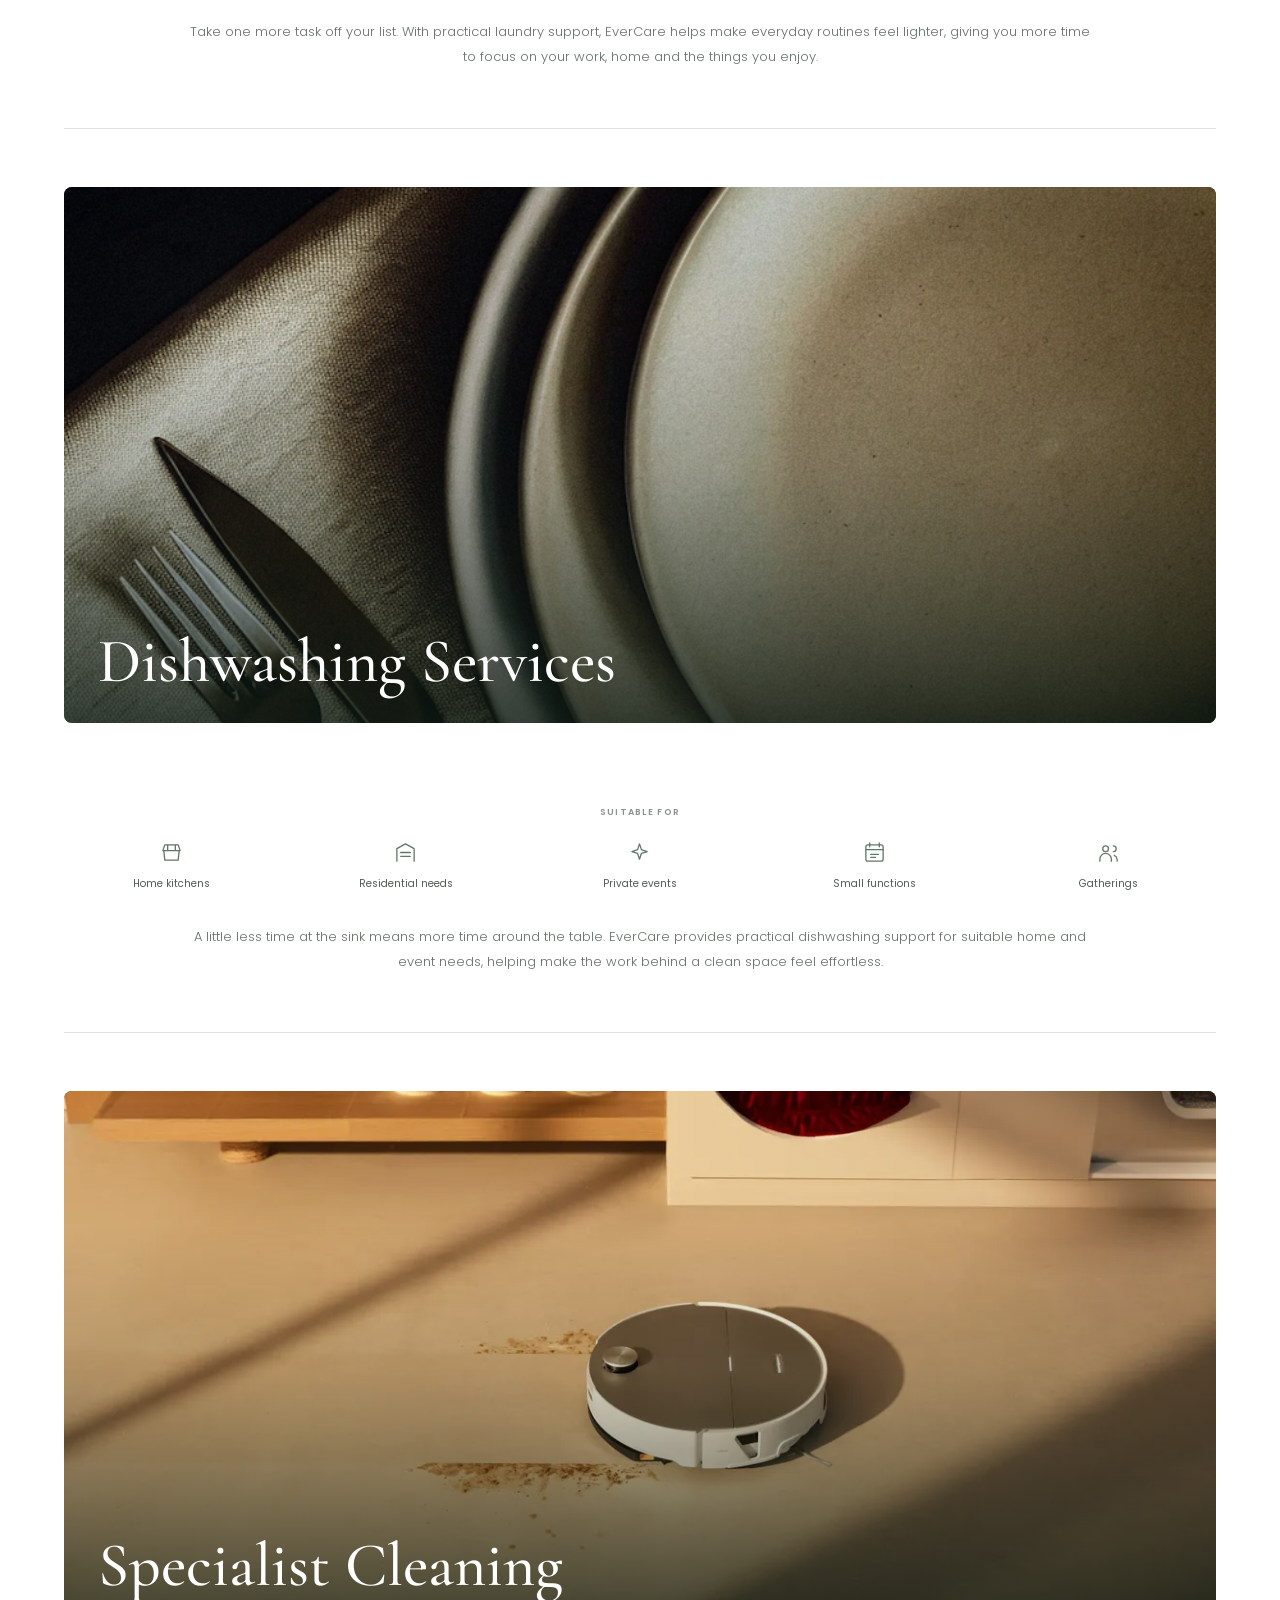
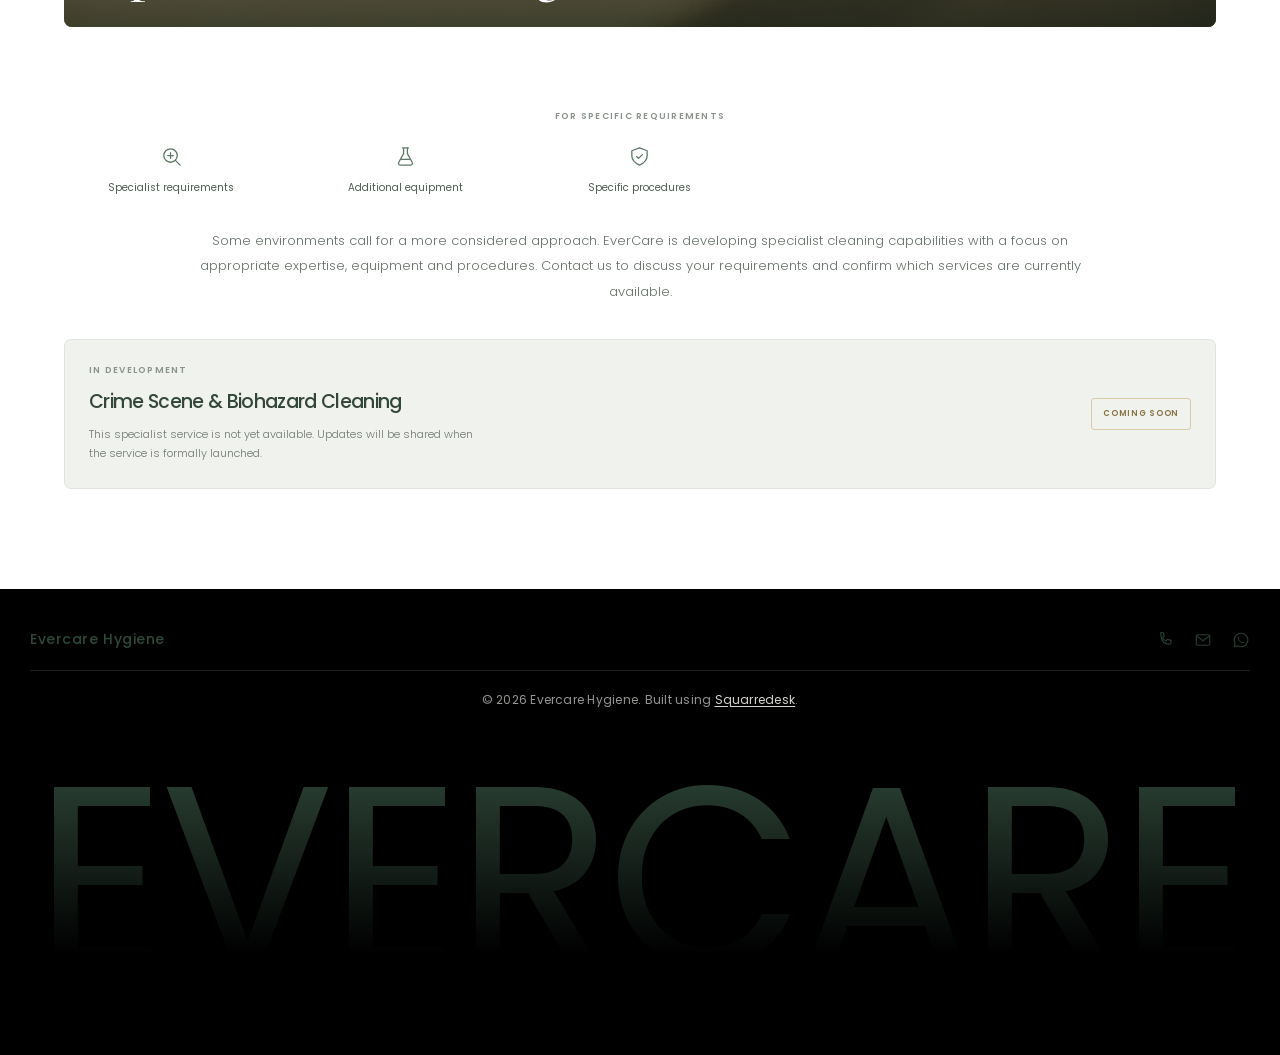
<file: services.html>
<!DOCTYPE html>
<html lang="en">
<head>
  <meta charset="UTF-8">
  <meta name="viewport" content="width=device-width, initial-scale=1.0">
  <title>About EverCare | The story behind us</title>
  <meta
    name="description"
    content="EverCare provides premium cleaning and sanitation services designed to create cleaner, healthier and more comfortable spaces."
  >
  <meta
    name="keywords"
    content="EverCare, premium cleaning, cleaning services, sanitation, residential cleaning, commercial cleaning"
  >
  <meta name="author" content="EverCare">
  <meta property="og:type" content="website">
  <meta property="og:title" content="About EverCare | Premium Cleaning & Sanitation">
  <meta
    property="og:description"
    content="Premium cleaning and sanitation services for homes, businesses and specialist spaces."
  >
  <meta property="og:url" content="https://www.evercare.co.za">
  <meta property="og:image" content="images/evercare-og.jpg">
  <meta property="og:image:alt" content="EverCare premium cleaning and sanitation">
  <meta name="twitter:card" content="summary_large_image">
  <meta name="twitter:title" content="About EverCare | Premium Cleaning & Sanitation">
  <meta
    name="twitter:description"
    content="Premium cleaning and sanitation services for homes, businesses and specialist spaces."
  >
  <meta name="twitter:image" content="images/evercare-og.jpg">
  <link rel="icon" type="image/png" href="images/favicon.png">
  <link rel="preconnect" href="https://fonts.googleapis.com">
  <link rel="preconnect" href="https://fonts.gstatic.com" crossorigin>
  <link
    href="https://fonts.googleapis.com/css2?family=Cormorant+Garamond:ital,wght@1,300..700&display=swap&family=Poppins:wght@300;400;500;600;700&display=swap"
    rel="stylesheet"
  >
  <link rel="stylesheet" href="services.css">
</head>
<body>
  <header class="site-header">
    <nav class="navbar">
      <a href="/index.html" class="logo">
        EverCare
      </a>
      <div class="nav-links">
        <div class="nav-dropdown">
          <button
            class="dropdown-trigger"
            data-dropdown="company-dropdown"
            aria-expanded="false"
          >
            Company

          </button>
        </div>
        <div class="nav-dropdown">
          <button
            class="dropdown-trigger"
            data-dropdown="services-dropdown"
            aria-expanded="false"
          >
            Services

          </button>
        </div>
        <div class="nav-dropdown">
          <button
            class="dropdown-trigger"
            data-dropdown="usecases-dropdown"
            aria-expanded="false"
          >
            Use cases

          </button>
        </div>
        <a href="#book" class="nav-cta">
          Book Now
        </a>
      </div>
      <button
        class="mobile-menu-toggle"
        aria-label="Open navigation"
        aria-expanded="false"
      >
        <span></span>
        <span></span>
        <span></span>
      </button>
    </nav>
    <div class="mega-dropdown" id="company-dropdown">
      <div class="dropdown-image">
        <img
          src="assets/nav2.png"
          alt="EverCare team"
        >
      </div>
      <div class="dropdown-content">
        <div class="dropdown-heading">
          <span class="dropdown-eyebrow">
            COMPANY
          </span>
        </div>
        <div class="dropdown-links">
          <div class="dropdown-link-column">
            <a href="about.html">
              About
            </a>
            <a href="services.html">
              Offerings
            </a>
            <a href="contact.html">
              Contact
            </a>
          </div>
        </div>
      </div>
    </div>
    <div class="mega-dropdown" id="services-dropdown">
      <div class="dropdown-image">
        <img
          src="assets/nav1.png"
          alt="Professional EverCare cleaning"
        >
      </div>
      <div class="dropdown-content">
        <div class="dropdown-heading">
          <span class="dropdown-eyebrow">
            SERVICES
          </span>
        </div>
        <div class="dropdown-links">
          <div class="dropdown-link-column">
            <a href="services.html#residential">
              Residential cleaning
            </a>
            <a href="services.html#deep-cleaning">
              Deep cleaning
            </a>
            <a href="services.html#move-in-move-out">
              Move-in / move-out
            </a>
            <a href="services.html#commercial">
              Office & commercial
            </a>
          </div>
          <div class="dropdown-link-column">
            <a href="services.html#post-event">
              Post-event
            </a>
            <a href="services.html#laundry">
              Laundry
            </a>
            <a href="services.html#dishwashing">
              Dishwashing
            </a>
            <a href="services.html#speciality">
              Specialist
            </a>
          </div>
        </div>
      </div>
    </div>
    <div class="mega-dropdown" id="usecases-dropdown">
      <div class="dropdown-image">
        <img
          src="assets/nav3.png"
          alt="Clean and well-maintained space"
        >
      </div>
      <div class="dropdown-content">
        <div class="dropdown-heading">
          <span class="dropdown-eyebrow">
            USE CASES
          </span>
        </div>
        <div class="dropdown-links">
          <div class="dropdown-link-column">
            <a href="services.html#residential">
              Residential
            </a>
            <a href="services.html#commercial">
              Commercial
            </a>
            <a href="services.html#speciality">
              Specialist
            </a>
          </div>
        </div>
      </div>
    </div>
  </header>
  <main>
    <section class="hero">
      <div class="hero-content">
        <h1>
          What We Offer
        </h1>
        <p class="hero-description">
          Reliable, professional cleaning solutions designed around your home, business, and lifestyle,
        </p>
        <div class="hero-image-card">
          <picture>
            <source media="(max-width: 600px)" srcset="assets/aboutHero.png">
            <img src="assets/aboutHero.jpg" alt="EverCare cleaning team caring for a welcoming space">
          </picture>
        </div>
        <div class="hero-buttons">
          <a href="#services" class="button button-primary">
            View Services
          </a>
          <a href="#contact" class="button button-secondary">
            Request a Quote
          </a>
        </div>
      </div>
    </section>

    <section class="evercare-services-section" id="our-services">
      <div class="evercare-services-layout">
        <div class="evercare-services-list">

          <!-- Residential Cleaning -->
           <div class="evercare-service-image-card">
              <img src="assets/serRes.jpg" alt="Comfortable, carefully maintained home" loading="lazy">
              <div class="evercare-service-image-overlay"></div>
              <h3>Residential Cleaning</h3>
            </div>
          <article class="evercare-service services-reveal" id="residential">
            <span class="evercare-suitable-label">SUITABLE FOR</span>
            <div class="evercare-suitability-grid">
              <div class="evercare-suitability-item"><svg viewBox="0 0 24 24"><rect x="5" y="2.5" width="14" height="19" rx="1.5"/><path d="M9 6h6M9 10h6M9 14h2M14 18h1"/></svg><span>Apartments</span></div>
              <div class="evercare-suitability-item"><svg viewBox="0 0 24 24"><path d="m3 10 9-7 9 7v10a1 1 0 0 1-1 1H4a1 1 0 0 1-1-1z"/><path d="M9 21v-7h6v7"/></svg><span>Houses</span></div>
              <div class="evercare-suitability-item"><svg viewBox="0 0 24 24"><path d="M3 21V8l9-5 9 5v13M7 12h10M7 16h10M10 8h4"/></svg><span>Student accommodation</span></div>
              <div class="evercare-suitability-item"><svg viewBox="0 0 24 24"><rect x="4" y="3" width="16" height="18" rx="1.5"/><path d="M8 7h8M8 11h8M8 15h4M16 18l2 2"/></svg><span>Rental properties</span></div>
              <div class="evercare-suitability-item"><svg viewBox="0 0 24 24"><rect x="3" y="5" width="18" height="16" rx="2"/><path d="M7 3v4M17 3v4M3 10h18M8 15l2 2 5-5"/></svg><span>Regular household cleaning</span></div>
            </div>
            <p class="evercare-service-description">Come home to a space that feels calm, cared for and ready to enjoy. From everyday upkeep to maintaining a busy household, EverCare helps make a clean and comfortable home easier to maintain.</p>
          </article>

          <!-- Deep Cleaning -->
           <div class="evercare-service-image-card">
              <img src="assets/serDeep.png" alt="Fresh, spotless bathroom prepared for a deep clean" loading="lazy">
              <div class="evercare-service-image-overlay"></div>
              <h3>Deep Cleaning</h3>
            </div>
          <article class="evercare-service services-reveal" id="deep-cleaning">
            <span class="evercare-suitable-label">SUITABLE FOR</span>
            <div class="evercare-suitability-grid">
              <div class="evercare-suitability-item"><svg viewBox="0 0 24 24"><path d="M4 10h16l-1 10H5zM3 10l2-6h14l2 6M8 4v6M16 4v6"/></svg><span>Kitchens</span></div>
              <div class="evercare-suitability-item"><svg viewBox="0 0 24 24"><path d="M4 12h16v8H4zM7 12V7a5 5 0 0 1 10 0v5M8 16h2M14 16h2"/></svg><span>Bathrooms</span></div>
              <div class="evercare-suitability-item"><svg viewBox="0 0 24 24"><path d="M3 12h18v8H3zM5 12V7a2 2 0 0 1 2-2h10a2 2 0 0 1 2 2v5M6 20v2M18 20v2"/></svg><span>Bedrooms</span></div>
              <div class="evercare-suitability-item"><svg viewBox="0 0 24 24"><path d="M3 11h18v9H3zM5 11V7h5v4M3 15h18M6 20v2M18 20v2"/></svg><span>Living areas</span></div>
              <div class="evercare-suitability-item"><svg viewBox="0 0 24 24"><circle cx="10.5" cy="10.5" r="6.5"/><path d="m16 16 5 5M8 10h5M10.5 7.5v5"/></svg><span>Hard-to-reach areas</span></div>
              <div class="evercare-suitability-item"><svg viewBox="0 0 24 24"><path d="m12 3 1.8 5.2L19 10l-5.2 1.8L12 17l-1.8-5.2L5 10l5.2-1.8zM19 16l1 2.5 2 1-2 1-1 2.5-1-2.5-2-1 2-1z"/></svg><span>Complete property reset</span></div>
            </div>
            <p class="evercare-service-description">For the areas that need more than a routine clean, our deep-cleaning service brings renewed attention to the details. Give your space a fresh start and enjoy the reassurance of a more thoroughly cared-for environment.</p>
          </article>

          <!-- Move-In / Move-Out -->
           <div class="evercare-service-image-card">
              <img src="assets/lobby.png" alt="Clean, welcoming property interior" loading="lazy">
              <div class="evercare-service-image-overlay"></div>
              <h3>Move-In / Move-Out Cleaning</h3>
            </div>
          <article class="evercare-service services-reveal" id="move-in-move-out">
            <span class="evercare-suitable-label">SUITABLE FOR</span>
            <div class="evercare-suitability-grid">
              <div class="evercare-suitability-item"><svg viewBox="0 0 24 24"><circle cx="9" cy="7" r="4"/><path d="M2 21v-2a7 7 0 0 1 14 0v2M17 8h5M19.5 5.5v5"/></svg><span>Tenants</span></div>
              <div class="evercare-suitability-item"><svg viewBox="0 0 24 24"><path d="m3 10 9-7 9 7v10a1 1 0 0 1-1 1H4a1 1 0 0 1-1-1z"/><path d="M9 21v-7h6v7"/></svg><span>Homeowners</span></div>
              <div class="evercare-suitability-item"><svg viewBox="0 0 24 24"><circle cx="9" cy="7" r="4"/><path d="M2 21v-2a7 7 0 0 1 14 0v2M18 8h4M20 6v4"/></svg><span>Landlords</span></div>
              <div class="evercare-suitability-item"><svg viewBox="0 0 24 24"><rect x="5" y="2.5" width="14" height="19" rx="1.5"/><path d="M9 6h6M9 10h6M9 14h2M14 18h1"/></svg><span>Rental properties</span></div>
              <div class="evercare-suitability-item"><svg viewBox="0 0 24 24"><rect x="4" y="4" width="16" height="17" rx="2"/><path d="M8 2v4M16 2v4M4 9h16M8 14h3M8 17h6"/></svg><span>Property managers</span></div>
            </div>
            <p class="evercare-service-description">Every move marks a new beginning. Whether you are handing over keys or preparing to settle in, EverCare helps leave the property feeling refreshed, presentable and ready for what comes next.</p>
          </article>

          <!-- Office & Commercial -->
           <div class="evercare-service-image-card">
              <img src="assets/aboutHero.png" alt="Organized, professional workplace" loading="lazy">
              <div class="evercare-service-image-overlay"></div>
              <h3>Office &amp; Commercial Cleaning</h3>
            </div>
          <article class="evercare-service services-reveal" id="commercial">
            <span class="evercare-suitable-label">SUITABLE FOR</span>
            <div class="evercare-suitability-grid">
              <div class="evercare-suitability-item"><svg viewBox="0 0 24 24"><rect x="4" y="2.5" width="16" height="19" rx="1.5"/><path d="M8 6h3M8 10h3M8 14h3M15 6h1M15 10h1M15 14h1M10 21v-3h4v3"/></svg><span>Offices</span></div>
              <div class="evercare-suitability-item"><svg viewBox="0 0 24 24"><path d="M3 21V8l9-5 9 5v13M7 12h10M7 16h10"/></svg><span>Small businesses</span></div>
              <div class="evercare-suitability-item"><svg viewBox="0 0 24 24"><path d="M3 9h18l-2-5H5zM5 9v12h14V9M9 21v-7h6v7"/></svg><span>Retail spaces</span></div>
              <div class="evercare-suitability-item"><svg viewBox="0 0 24 24"><rect x="4" y="3" width="16" height="18" rx="2"/><path d="M9 3v4h6V3M8 12h8M8 16h5"/></svg><span>Professional practices</span></div>
              <div class="evercare-suitability-item"><svg viewBox="0 0 24 24"><path d="M3 21V5h18v16M7 9h3M14 9h3M7 13h3M14 13h3M10 21v-4h4v4"/></svg><span>Commercial premises</span></div>
            </div>
            <p class="evercare-service-description">A well-kept workplace helps create a more welcoming experience for your team and the people you serve. EverCare supports businesses with professional cleaning solutions designed around the needs of their working environment.</p>
            <div class="evercare-service-cta">
              <span>Have a larger commercial requirement?</span>
              <a href="#book">Request a Quote <svg viewBox="0 0 20 20" fill="none" aria-hidden="true"><path d="M5 15 15 5M6 5h9v9" stroke="currentColor" stroke-width="1.5" stroke-linecap="round" stroke-linejoin="round"/></svg></a>
            </div>
          </article>

          <!-- Post-Event -->
           <div class="evercare-service-image-card">
              <img src="assets/serEvents.jpg" alt="Event space ready to welcome guests" loading="lazy">
              <div class="evercare-service-image-overlay"></div>
              <h3>Post-Event Cleaning</h3>
            </div>
          <article class="evercare-service services-reveal" id="post-event">
            <span class="evercare-suitable-label">SUITABLE FOR</span>
            <div class="evercare-suitability-grid">
              <div class="evercare-suitability-item"><svg viewBox="0 0 24 24"><path d="m12 3 2 6 6 2-6 2-2 6-2-6-6-2 6-2zM19 3l1 2 2 1-2 1-1 2-1-2-2-1 2-1z"/></svg><span>Private parties</span></div>
              <div class="evercare-suitability-item"><svg viewBox="0 0 24 24"><rect x="4" y="2.5" width="16" height="19" rx="1.5"/><path d="M8 6h3M8 10h3M8 14h3M15 6h1M15 10h1M15 14h1M10 21v-3h4v3"/></svg><span>Corporate events</span></div>
              <div class="evercare-suitability-item"><svg viewBox="0 0 24 24"><path d="M4 10h16l-1 11H5zM3 10l2-6h14l2 6M8 4v6M16 4v6"/></svg><span>Celebrations</span></div>
              <div class="evercare-suitability-item"><svg viewBox="0 0 24 24"><rect x="3" y="4" width="18" height="17" rx="2"/><path d="M7 2v4M17 2v4M3 9h18M8 14h8M8 17h5"/></svg><span>Functions</span></div>
              <div class="evercare-suitability-item"><svg viewBox="0 0 24 24"><circle cx="9" cy="8" r="3"/><path d="M3 21v-2a6 6 0 0 1 12 0v2M17 5a3 3 0 0 1 0 6M18 15a5 5 0 0 1 3 4v2"/></svg><span>Gatherings</span></div>
            </div>
            <p class="evercare-service-description">Enjoy the occasion without letting the clean-up overshadow the memories. From private celebrations to business functions, EverCare helps restore your space so you can focus on what matters after the last guest leaves.</p>
          </article>

          <!-- Laundry -->
           <div class="evercare-service-image-card">
              <img src="assets/aboutDesk.png" alt="Fresh laundry neatly prepared" loading="lazy">
              <div class="evercare-service-image-overlay"></div>
              <h3>Laundry Services</h3>
            </div>
          <article class="evercare-service services-reveal" id="laundry">
            <span class="evercare-suitable-label">DESIGNED FOR</span>
            <div class="evercare-suitability-grid">
              <div class="evercare-suitability-item"><svg viewBox="0 0 24 24"><path d="M3 10 12 3l9 7v10H3z"/><path d="M9 21v-7h6v7"/></svg><span>Households</span></div>
              <div class="evercare-suitability-item"><svg viewBox="0 0 24 24"><circle cx="9" cy="7" r="4"/><path d="M2 21v-2a7 7 0 0 1 14 0v2M17 8h5M19.5 5.5v5"/></svg><span>Busy professionals</span></div>
              <div class="evercare-suitability-item"><svg viewBox="0 0 24 24"><circle cx="9" cy="7" r="3"/><circle cx="17" cy="9" r="2.5"/><path d="M2 21v-2a7 7 0 0 1 14 0v2M15 15a5 5 0 0 1 7 5v1"/></svg><span>Families</span></div>
              <div class="evercare-suitability-item"><svg viewBox="0 0 24 24"><path d="M3 21V8l9-5 9 5v13M7 12h10M7 16h10"/></svg><span>Student accommodation</span></div>
              <div class="evercare-suitability-item"><svg viewBox="0 0 24 24"><rect x="4" y="3" width="16" height="18" rx="2"/><path d="M8 3v5h8V3M8 13h8M8 17h5"/></svg><span>Short-stay properties</span></div>
            </div>
            <p class="evercare-service-description">Take one more task off your list. With practical laundry support, EverCare helps make everyday routines feel lighter, giving you more time to focus on your work, home and the things you enjoy.</p>
          </article>

          <!-- Dishwashing -->
           <div class="evercare-service-image-card">
              <img src="assets/serDish.png" alt="Clean sink and fixtures after service" loading="lazy">
              <div class="evercare-service-image-overlay"></div>
              <h3>Dishwashing Services</h3>
            </div>
          <article class="evercare-service services-reveal" id="dishwashing">
            <span class="evercare-suitable-label">SUITABLE FOR</span>
            <div class="evercare-suitability-grid">
              <div class="evercare-suitability-item"><svg viewBox="0 0 24 24"><path d="M4 10h16l-1 10H5zM3 10l2-6h14l2 6M8 4v6M16 4v6"/></svg><span>Home kitchens</span></div>
              <div class="evercare-suitability-item"><svg viewBox="0 0 24 24"><path d="M3 21V8l9-5 9 5v13M7 12h10M7 16h10"/></svg><span>Residential needs</span></div>
              <div class="evercare-suitability-item"><svg viewBox="0 0 24 24"><path d="m12 3 2 6 6 2-6 2-2 6-2-6-6-2 6-2z"/></svg><span>Private events</span></div>
              <div class="evercare-suitability-item"><svg viewBox="0 0 24 24"><rect x="3" y="4" width="18" height="17" rx="2"/><path d="M7 2v4M17 2v4M3 9h18M8 14h8M8 17h5"/></svg><span>Small functions</span></div>
              <div class="evercare-suitability-item"><svg viewBox="0 0 24 24"><circle cx="9" cy="8" r="3"/><path d="M3 21v-2a6 6 0 0 1 12 0v2M17 5a3 3 0 0 1 0 6M18 15a5 5 0 0 1 3 4v2"/></svg><span>Gatherings</span></div>
            </div>
            <p class="evercare-service-description">A little less time at the sink means more time around the table. EverCare provides practical dishwashing support for suitable home and event needs, helping make the work behind a clean space feel effortless.</p>
          </article>

          <!-- Specialist Cleaning -->
           <div class="evercare-service-image-card">
              <img src="assets/serSpecial.webp" alt="Specialist workspace prepared for detailed care" loading="lazy">
              <div class="evercare-service-image-overlay"></div>
              <h3 id="specialist-cleaning">Specialist Cleaning</h3>
            </div>
          <article class="evercare-service services-reveal" id="speciality">
            <span class="evercare-suitable-label">FOR SPECIFIC REQUIREMENTS</span>
            <div class="evercare-suitability-grid evercare-specialist-grid">
              <div class="evercare-suitability-item"><svg viewBox="0 0 24 24"><circle cx="11" cy="11" r="7"/><path d="m16 16 5 5M8 11h6M11 8v6"/></svg><span>Specialist requirements</span></div>
              <div class="evercare-suitability-item"><svg viewBox="0 0 24 24"><path d="M9 3h6M10 3v6l-5 9a2 2 0 0 0 2 3h10a2 2 0 0 0 2-3l-5-9V3M8 15h8"/></svg><span>Additional equipment</span></div>
              <div class="evercare-suitability-item"><svg viewBox="0 0 24 24"><path d="M12 3 4 6v5c0 5 3.5 8 8 10 4.5-2 8-5 8-10V6z"/><path d="m9 12 2 2 4-4"/></svg><span>Specific procedures</span></div>
            </div>
            <p class="evercare-service-description">Some environments call for a more considered approach. EverCare is developing specialist cleaning capabilities with a focus on appropriate expertise, equipment and procedures. Contact us to discuss your requirements and confirm which services are currently available.</p>

            <div class="evercare-coming-soon" id="crime-scene-biohazard">
              <div>
                <span class="evercare-coming-soon-label">IN DEVELOPMENT</span>
                <h4>Crime Scene &amp; Biohazard Cleaning</h4>
                <p>This specialist service is not yet available. Updates will be shared when the service is formally launched.</p>
              </div>
              <span class="evercare-coming-soon-badge">COMING SOON</span>
            </div>
          </article>

        </div>
      </div>
    </section>
    <footer class="footer reveal">

      <div class="footer__row footer__row--top">
        <span class="footer__name">Evercare Hygiene</span>

        <div class="footer__contact">
          <a href="tel:0682734215" class="footer__contact-link" aria-label="Call">
            <svg width="18" height="18" viewBox="0 0 24 24" fill="none" xmlns="http://www.w3.org/2000/svg">
              <path d="M6.5 2h3l1.5 5-2.5 1.5a11 11 0 0 0 5 5L15 11l5 1.5v3a2 2 0 0 1-2 2C10.6 17.5 6.5 13.4 6.5 4a2 2 0 0 1 0-2z" stroke="currentColor" stroke-width="1.5" stroke-linejoin="round"/>
            </svg>
          </a>

          <a href="mailto:tlihle351@gmail.com" class="footer__contact-link" aria-label="Email">
            <svg width="18" height="18" viewBox="0 0 24 24" fill="none" xmlns="http://www.w3.org/2000/svg">
              <rect x="3" y="5" width="18" height="14" rx="2" stroke="currentColor" stroke-width="1.5"/>
              <path d="M3.5 6.5L12 13L20.5 6.5" stroke="currentColor" stroke-width="1.5" stroke-linecap="round" stroke-linejoin="round"/>
            </svg>
          </a>

          <a href="https://wa.me/27682734215" target="_blank" rel="noopener" class="footer__contact-link" aria-label="WhatsApp">
            <svg width="18" height="18" viewBox="0 0 24 24" fill="none" xmlns="http://www.w3.org/2000/svg">
              <path d="M12 3a9 9 0 0 0-7.79 13.5L3 21l4.62-1.2A9 9 0 1 0 12 3z" stroke="currentColor" stroke-width="1.5" stroke-linejoin="round"/>
              <path d="M8.5 8.5c0 4 3 7 7 7" stroke="currentColor" stroke-width="1.5" stroke-linecap="round"/>
            </svg>
          </a>
        </div>
      </div>

      <div class="footer__row footer__row--bottom">
        <p class="footer__copyright">
          &copy; 2026 Evercare Hygiene. Built using
          <a href="https://squarre.vercel.app" target="_blank" rel="noopener">Squarredesk</a>.
        </p>
      </div>

      <h2 class="footer__title">EVERCARE</h2>

    </footer>
    <!-- Floating Action Button -->
    <div class="evercare-fab-wrapper" id="evercare-fab-wrapper">
      <div class="evercare-fab-card" id="evercare-fab-card" aria-hidden="true">
        <div class="evercare-fab-image">
          <img src="assets/heroCTA.gif" alt="EverCare cleaning services">
        </div>
        <div class="evercare-fab-actions">
          <a href="https://wa.me/27685213715" class="evercare-fab-action evercare-fab-primary" target="_blank" rel="noopener noreferrer">
            Chat to agent
            <svg class="evercare-fab-arrow" viewBox="0 0 20 20" fill="none" aria-hidden="true">
              <path d="M5 15 15 5M6 5h9v9" stroke="currentColor" stroke-width="1.5" stroke-linecap="round" stroke-linejoin="round"/>
            </svg>
          </a>
          <a href="#book" class="evercare-fab-action evercare-fab-secondary">
            Get Quote
            <svg class="evercare-fab-arrow" viewBox="0 0 20 20" fill="none" aria-hidden="true">
              <path d="M5 15 15 5M6 5h9v9" stroke="currentColor" stroke-width="1.5" stroke-linecap="round" stroke-linejoin="round"/>
            </svg>
          </a>
        </div>
      </div>

      <button class="evercare-fab" id="evercare-fab" type="button" aria-label="Open contact options" aria-expanded="false">
        <span class="evercare-orb" aria-hidden="true">
          <span class="evercare-orb-glow evercare-orb-glow-one"></span>
          <span class="evercare-orb-glow evercare-orb-glow-two"></span>
          <span class="evercare-orb-core"></span>
        </span>
      </button>
    </div>
  </main>
  <script src="script.js"></script>
</body>
</html>
</file>
<file: style.css>
:root {
  --white: #ffffff;
  --off-white: #f7f8f5;
  --text: #252525;
  --muted: #68716d;
  --green: #315c4c;
  --green-dark: #30483a;
  --green-forest: #17241c;
  --sage: #a8b9a5;
  --champagne-gold: #c6a96b;
  --border: rgba(24, 32, 29, 0.1);
  --radius-small: 10px;
  --radius-medium: 14px;
  --transition: 0.35s cubic-bezier(0.22, 1, 0.36, 1);
}

@keyframes fadeInUp {
  0% {
    opacity: 0;
    transform: translate3d(0, 36px, 0);
  }
  100% {
    opacity: 1;
    transform: translate3d(0, 0, 0);
  }
}

@keyframes heroImageReveal {
  0% {
    opacity: 0;
  }
  100% {
    opacity: 1;
  }
}
* {
  margin: 0;
  padding: 0;
  box-sizing: border-box;
}
html {
  scroll-behavior: smooth;
  overflow-x: clip;
}
body {
  font-family: "Poppins", sans-serif;
  color: var(--text);
  background: var(--off-white);
  -webkit-font-smoothing: antialiased;
  overflow-x: clip;
}

h1,
h2 {
  font-family: "Cormorant Garamond", "Poppins", serif;
}

a {
  color: inherit;
  text-decoration: none;
}
button {
  font-family: inherit;
}
.site-header {
  position: fixed;
  top: 20px;
  left: 0;
  width: 100%;
  padding: 0 30px;
  z-index: 1000;
}
.navbar {
  width: 100%;
  max-width: 1280px;
  height: 68px;
  margin: 0 auto;
  padding: 0 10px 0 24px;
  display: flex;
  align-items: center;
  justify-content: space-between;
  border: 1px solid transparent;
  border-radius: 10px;
  color: var(--white);
  transition: background var(--transition), color var(--transition), box-shadow var(--transition), border-color var(--transition);
  position: relative;
  z-index: 3;
}
.navbar.scrolled {
  background: rgba(255, 255, 255, 0.96);
  color: var(--text);
  border-color: var(--border);
  box-shadow: 0 10px 35px rgba(0, 0, 0, 0.07);
  backdrop-filter: blur(16px);
  -webkit-backdrop-filter: blur(16px);
}
.logo {
  font-size: 21px;
  font-weight: 700;
  text-transform: uppercase;
  font-family: "Cormorant Garamond", "Poppins", serif;
  color: var(--green-dark);
  letter-spacing: -0.035em;
}
.nav-links {
  display: flex;
  align-items: center;
  color: var(--green-dark);
  gap: 6px;
  font-size: 13px;
}
.nav-dropdown {
  position: relative;
}
.dropdown-trigger {
  display: inline-flex;
  align-items: center;
  gap: 6px;
  height: 46px;
  padding: 0 14px;
  border: 0;
  background: transparent;
  color: inherit;
  font-size: 13px;
  font-weight: 400;
  cursor: pointer;
  border-radius: 7px;
  transition: background var(--transition), opacity var(--transition);
}
.dropdown-trigger:hover {
  background: rgba(255, 255, 255, 0.1);
}
.navbar.scrolled .dropdown-trigger:hover {
  background: rgba(24, 32, 29, 0.05);
}

.dropdown-trigger.active .dropdown-arrow {
  transform: rotate(180deg) translateY(1px);
}
.nav-cta {
  display: inline-flex;
  align-items: center;
  justify-content: center;
  min-height: 46px;
  padding: 0 21px;
  margin-left: 7px;
  border-radius: 8px;
  background: var(--white);
  color: var(--green-dark);
  font-size: 13px;
  font-weight: 600;
  transition: transform var(--transition), background var(--transition);
}
.nav-cta:hover {
  background: var(--green);
  color: var(--white);
}
.navbar.scrolled .nav-cta {
  background: var(--green-dark);
  color: var(--white);
}
.navbar.scrolled .nav-cta:hover {
  background: var(--champagne-gold);
  color: var(--white);
}
.mega-dropdown {
  position: absolute;
  top: calc(68px + 8px);
  left: 50%;
  width: calc(100% - 60px);
  max-width: 1280px;
  transform: translateX(-50%) translateY(-8px);
  display: grid;
  grid-template-columns: 1fr 1fr;
  min-height: 330px;
  padding: 10px;
  border-radius: 14px;
  background: rgba(255, 255, 255, 0.98);
  border: 1px solid rgba(24, 32, 29, 0.08);
  box-shadow: 0 25px 70px rgba(0, 0, 0, 0.13);
  opacity: 0;
  visibility: hidden;
  pointer-events: none;
  z-index: 1100;
  transition: opacity var(--transition), transform var(--transition), visibility var(--transition);
  backdrop-filter: blur(20px);
  -webkit-backdrop-filter: blur(20px);
}
.mega-dropdown.active {
  opacity: 1;
  visibility: visible;
  pointer-events: auto;
  transform: translateX(-50%) translateY(0);
}
.dropdown-image {
  width: 100%;
  height: 100%;
  min-height: 310px;
  overflow: hidden;
  border-radius: 9px;
}
.dropdown-image img {
  display: block;
  width: 100%;
  height: 100%;
  object-fit: cover;
  transition: transform 0.8s cubic-bezier(0.22, 1, 0.36, 1);
}
.mega-dropdown:hover .dropdown-image img {
  transform: scale(1.03);
}
.dropdown-content {
  display: flex;
  flex-direction: column;
  justify-content: space-between;
  padding: 25px 28px 24px 30px;
}
.dropdown-heading {
  display: flex;
  flex-direction: column;
  align-items: flex-start;
}
.dropdown-eyebrow {
  margin-bottom: 12px;
  font-size: 12px;
  font-weight: 600;
  letter-spacing: 0.17em;
  color: var(--green);
  text-transform: uppercase;
}
.dropdown-heading h3 {
  font-size: clamp(23px, 2.1vw, 32px);
  line-height: 1.1;
  font-weight: 500;
  letter-spacing: -0.045em;
  color: var(--text);
}
.dropdown-links {
  display: grid;
  grid-template-columns: repeat(2, minmax(0, 1fr));
  gap: 8px 35px;
  width: 100%;
}
#company-dropdown .dropdown-links,
#usecases-dropdown .dropdown-links {
  grid-template-columns: repeat(2, minmax(0, 1fr));
}
.dropdown-link-column {
  display: flex;
  flex-direction: column;
  gap: 5px;
}
.dropdown-links a {
  display: flex;
  align-items: center;
  min-height: 34px;
  padding: 5px 0;
  color: var(--text);
  font-size: 24px;
  font-weight: 500;
  transition: color var(--transition);
}
.dropdown-links a:hover {
  color: var(--green);
}
.mobile-menu-toggle {
  display: none;
  width: 42px;
  height: 42px;
  border: 0;
  background: transparent;
  color: var(--green-dark);
  cursor: pointer;
  flex-direction: column;
  align-items: flex-end;
  justify-content: center;
  gap: 5px;
}
.mobile-menu-toggle span {
  display: block;
  width: 20px;
  height: 1.5px;
  background: currentColor;
}
.hero {
  position: relative;
  min-height: 100svh;
  display: flex;
  justify-content: center;
  overflow: hidden;
  background: #fff;
}
.hero-image {
  --parallax-shift: 0px;
  --parallax-scale: 1.28;
  position: absolute;
  inset: 0;
  width: 100%;
  height: 100%;
  object-fit: cover;
  z-index: 0;
  opacity: 0;
  transform: translate3d(0, var(--parallax-shift), 0) scale(var(--parallax-scale));
  will-change: transform, opacity;
  animation: heroImageReveal 1.4s cubic-bezier(0.22, 1, 0.36, 1) 0.15s forwards;
}
.hero-image-mobile {
  display: none;
}
.hero-overlay {
  position: absolute;
  inset: 0;
  z-index: 1;
  background: linear-gradient(to bottom, rgba(10, 25, 19, 0.0) 0%, rgba(10, 25, 19, 0.0) 38%, rgba(10, 25, 19, 0) 100%);
}
.hero-content {
  position: relative;
  z-index: 2;
  width: min(850px, 90%);
  padding-top: 145px;
  text-align: center;
  color: var(--white);
}

.hero h1 {
  max-width: 800px;
  color: var(--green-dark);
  font-family: "Poppins", serif;
  margin: 0 auto;
  font-size: clamp(48px, 5vw, 92px);
  line-height: 0.98;
  letter-spacing: -0.06em;
  font-weight: 400;
  opacity: 0;
  transform: translate3d(0, 36px, 0);
  animation: fadeInUp 1.8s cubic-bezier(0.22, 1, 0.36, 1) 0.25s forwards;
}
.hero-description {
  max-width: 590px;
  margin: 27px auto 0;
  color: var(--text);
  font-size: 15px;
  line-height: 1.8;
  font-weight: 300;
  opacity: 0;
  transform: translate3d(0, 36px, 0);
  animation: fadeInUp 2s cubic-bezier(0.22, 1, 0.36, 1) 0.65s forwards;
}
.hero-buttons {
  display: none;
  justify-content: center;
  align-items: center;
  gap: 10px;
  margin-top: 34px;
}
.button {
  display: inline-flex;
  align-items: center;
  justify-content: center;
  min-width: 155px;
  min-height: 50px;
  padding: 0 22px;
  border-radius: 8px;
  font-size: 13px;
  font-weight: 500;
  transition: transform var(--transition), background var(--transition);
}
.button-primary {
  background: var(--white);
  color: var(--green-dark);
}
.button-primary:hover {
  transform: translateY(-2px);
}
.button-secondary {
  border: 1px solid rgba(255, 255, 255, 0.6);
  background: rgba(255, 255, 255, 0.08);
  color: var(--white);
  backdrop-filter: blur(10px);
  -webkit-backdrop-filter: blur(10px);
}
.button-secondary:hover {
  background: rgba(255, 255, 255, 0.16);
  transform: translateY(-2px);
}
.placeholder-section {
  min-height: 70vh;
  display: flex;
  align-items: center;
  justify-content: center;
  padding: 80px 30px;
  background: var(--off-white);
}
.placeholder-section:nth-child(even) {
  background: var(--white);
}
.placeholder-section h2 {
  font-size: clamp(32px, 5vw, 60px);
  font-weight: 500;
  letter-spacing: -0.04em;
}
@media (max-width: 800px) {
  .site-header {
    top: 12px;
    padding: 0 15px;
  }
  .navbar {
    position: relative;
    padding-left: 18px;
    padding-right: 10px;
  }
  .nav-links {
    display: none;
    position: absolute;
    top: calc(100% + 10px);
    right: 0;
    left: 0;
    flex-direction: column;
    align-items: stretch;
    gap: 10px;
    padding: 14px;
    border-radius: 12px;
    background: rgb(21, 31, 27);
    color: var(--white);
    box-shadow: 0 18px 40px rgba(0, 0, 0, 0.18);
    z-index: 20;
  }
  .mega-dropdown {
    z-index: 1200;
  }
  .nav-links.mobile-open {
    display: flex;
  }
  .nav-dropdown,
  .nav-cta {
    width: 100%;
  }
  .dropdown-trigger,
  .nav-cta {
    width: 100%;
    justify-content: space-between;
    padding: 0 14px;
    min-height: 46px;
  }
  .nav-cta {
    margin-left: 0;
    justify-content: center;
  }
  .mobile-menu-toggle {
    display: flex;
  }
}
@media (max-width: 600px) {
  .hero-image-desktop {
    display: none;
  }
  .hero-image-mobile {
    display: block;
  }
  .hero-overlay {
    background: linear-gradient(to bottom, rgba(10, 25, 19, 0) 0%, rgba(10, 25, 19, 0) 55%, rgba(10, 25, 19, 0) 100%);
  }
  .hero-content {
    width: 90%;
    padding-top: 125px;
  }

  .hero h1 {
    font-size: clamp(43px, 10vw, 68px);
    line-height: 0.98;
    color: var(--green-dark);
    letter-spacing: -0.06em;
  }
  .hero-description {
    max-width: 350px;
    margin-top: 22px;
    color: var(--green-dark);
    font-size: 13px;
    line-height: 1.7;
  }
  .hero-buttons {
    margin-top: 28px;
    display: none;
    gap: 8px;
  }
  .button {
    width: 50%;
    min-width: 0;
    min-height: 48px;
    padding: 0 12px;
    font-size: 12px;
  }
  .mega-dropdown {
    top: calc(320px + 7px);
    width: calc(100% - 30px);
    min-height: auto;
    display: block;
    padding: 22px;
    border-radius: 12px;
  }
  .dropdown-image {
    display: none;
  }
  .dropdown-content {
    padding: 2px;
  }
  .dropdown-heading h3 {
    font-size: 25px;
  }
  .dropdown-eyebrow {
    margin-bottom: 10px;
  }
  .dropdown-links {
    margin-top: 35px;
    grid-template-columns: repeat(2, minmax(0, 1fr));
    gap: 5px 20px;
  }
  #company-dropdown .dropdown-links,
  #usecases-dropdown .dropdown-links {
    grid-template-columns: repeat(2, minmax(0, 1fr));
  }
  .dropdown-links a {
    min-height: 36px;
    font-size: 12px;
  }
  #company-dropdown .dropdown-links {
    max-width: 300px;
  }
}

/* =========================
   HERO FLOATING CARD
========================= */

.hero-floating-card {
  position: absolute;

  left: 30px;
  bottom: 30px;

  z-index: 5;

  width: 270px;

  padding: 8px;

  border: 1px solid rgba(0, 0, 0, 0.3);

  border-radius: 10px;

  background: rgba(0, 0, 0, 0.2);

  backdrop-filter: blur(14px);
  -webkit-backdrop-filter: blur(14px);

  box-shadow:
    0 15px 45px rgba(0, 0, 0, 0.12);

  opacity: 0;

  transform: translateY(18px);

  animation: heroCardFadeIn 2.8s
    cubic-bezier(0.22, 1, 0.36, 1)
    0.35s forwards;
}


/* =========================
   CARD IMAGE
========================= */

.hero-card-image {
  position: relative;

  width: 100%;

  aspect-ratio: 16 / 9;

  overflow: hidden;

  border-radius: 6px;
}

.hero-card-image img {
  display: block;

  width: 100%;
  height: auto;

  min-height: 100%;

  object-fit: cover;

  object-position: top center;
}


/* =========================
   CARD BUTTONS
========================= */

.hero-card-actions {
  display: flex;
  flex-direction: column;
  gap: 6px;
  margin-top: 8px;
}

.hero-card-button {
  width: 100%;
  min-height: 42px;
  display: flex;
  align-items: center;
  justify-content: center;
  padding: 0 14px;
  border-radius: 6px;
  background: var(--green-dark);
  color: var(--white);
  font-size: 11px;
  font-weight: 500;
  transition:
    background 0.3s ease,
    transform 0.3s ease;
}

.hero-card-button:hover {
  background: var(--champagne-gold);
  border: 1px solid var(--white);
}

@keyframes heroCardFadeIn {

  from {
    opacity: 0;
    transform: translateY(18px);
  }

  to {
    opacity: 1;
    transform: translateY(0);
  }

}

@media (max-width: 600px) {

  .hero-floating-card {
    display: none;
  }

}

/* =========================
   ABOUT SECTION
========================= */

.about-section {
  padding: 140px 30px 0;
  background: var(--white);
  overflow: hidden;
}

.about-content {
  max-width: 760px;
  margin: 0 auto 90px;
  text-align: center;
}

.about-content.about-content-reveal {
  opacity: 0;
  transform: translateY(16px);
  transition: opacity 2.8s ease, transform 2.8s ease;
}

.about-content.about-content-reveal.is-visible {
  opacity: 1;
  transform: translateY(0);
}

@media (prefers-reduced-motion: reduce) {
  .about-content.about-content-reveal {
    opacity: 1;
    transform: none;
    transition: none;
  }
}

.about-eyebrow {
  display: block;
  margin-bottom: 18px;
  color: var(--green);
  font-size: 10px;
  font-weight: 600;
  letter-spacing: 0.18em;
  text-transform: uppercase;
}

.about-content h2 {
  margin: 0;
  color: var(--green-dark);
  font-size: clamp(42px, 6vw, 76px);
  line-height: 1;
  font-weight: 400;
}

.about-content p {
  max-width: 650px;
  margin: 28px auto 0;
  padding-bottom: 20px;
  color: var(--muted);
  font-size: 15px;
  line-height: 1.9;
  font-weight: 300;
}

.about-parallax {
  position: relative;
  width: 100%;
  height: 85vh;
  min-height: 350px;
  overflow: hidden;
}

.about-parallax-image {
  position: absolute;
  top: -25%;
  left: 0;
  width: 100%;
  height: 120%;
  display: flex;
  gap: 12px;
  will-change: transform;
}

.about-parallax-panel {
  display: block;
  height: 100%;
  min-width: 0;
  overflow: hidden;
}

.about-parallax-panel-primary {
  flex: 2 1 0;
}

.about-parallax-panel-secondary {
  flex: 1 1 0;
}

.about-parallax-image img {
  display: block;
  width: 100%;
  height: 100%;
  object-fit: cover;
  object-position: center;
}


/* =========================
   MOBILE
========================= */

@media (max-width: 600px) {
  .about-section {
    padding: 100px 20px 0;
  }

  .about-content {
    margin-bottom: 60px;
  }

  .about-content h2 {
    font-size: clamp(40px, 12vw, 58px);
  }

  .about-content p {
    font-size: 13px;
    line-height: 1.8;
  }

  .about-parallax {
    height: 50vh;
    min-height: 300px;
  }

  .about-parallax-image {
    display: block;
  }

  .about-parallax-panel-primary {
    width: 100%;
  }

  .about-parallax-panel-secondary {
    display: none;
  }

  .about-parallax-image {
    top: -20%;
    height: 140%;
  }
}

/* =========================
   WHY US SECTION
========================= */

.why-us-section {
  padding: 140px 30px;
  background: var(--green-forest);
  color: var(--white);
}

.why-us-intro {
  max-width: 1280px;
  margin: 0 auto 110px;
  display: grid;
  grid-template-columns: 1fr 1fr;
  gap: 80px;
  align-items: end;
}

.why-us-eyebrow {
  display: block;
  margin-bottom: 18px;
  color: #d8b65c;
  font-size: 10px;
  font-weight: 600;
  letter-spacing: 0.18em;
  text-transform: uppercase;
}

.why-us-title h2 {
  margin: 0;
  font-size: clamp(42px, 4vw, 76px);
  line-height: 1;
  font-weight: 400;
}

.why-us-description {
  max-width: 540px;
  justify-self: end;
}

.why-us-description p {
  margin: 0;
  color: rgba(255,255,255,0.68);
  font-size: 15px;
  line-height: 1.9;
  font-weight: 300;
}

.why-us-grid {
  max-width: 1280px;
  margin: 0 auto;
  display: grid;
  grid-template-columns: repeat(4, 1fr);
}

.why-us-item {
  min-height: 330px;
  padding: 0 35px;
  display: flex;
  flex-direction: column;
  justify-content: space-between;
  position: relative;
}

.why-us-item + .why-us-item {
  border-left: 1px solid var(--white);
}

.why-us-item:first-child {
  padding-left: 0;
}

.why-us-item:last-child {
  padding-right: 0;
}

.why-us-icon {
  width: 52px;
  height: 52px;
  overflow: hidden;
  border-radius: 9px;
}

.why-us-icon svg {
  display: block;
  width: 100%;
  height: 100%;
}

.why-us-copy {
  max-width: 250px;
}

.why-us-copy h3 {
  margin-bottom: 12px;
  color: var(--white);
  font-size: 19px;
  line-height: 1.2;
  font-weight: 500;
  letter-spacing: -0.025em;
}

.why-us-copy p {
  margin: 0;
  color: rgba(255,255,255,0.58);
  font-size: 12px;
  line-height: 1.8;
  font-weight: 300;
}


/* =========================
   MOBILE
========================= */

@media (max-width: 800px) {
  .why-us-section {
    padding: 100px 20px;
  }

  .why-us-intro {
    margin-bottom: 70px;
    grid-template-columns: 1fr;
    gap: 30px;
    text-align: center;
  }

  .why-us-description {
    max-width: 600px;
    justify-self: center;
  }

  .why-us-grid {
    grid-template-columns: 1fr;
  }

  .why-us-item,
  .why-us-item:first-child,
  .why-us-item:last-child {
    min-height: 300px;
    padding: 45px 20px;
    align-items: center;
    text-align: center;
  }

  .why-us-item + .why-us-item {
    border-left: 0;
    border-top: 1px solid var(--white);
  }

  .why-us-item:first-child {
    padding-top: 0;
  }

  .why-us-item:last-child {
    padding-bottom: 0;
  }

  .why-us-icon {
    width: 58px;
    height: 58px;
  }

  .why-us-copy {
    max-width: 320px;
  }
}

.services-section {
  padding:140px 30px;
  background:var(--white);
  color:var(--text);
}
.services-header,
.service-card,
.services-footer {
  opacity: 0;
  transform: translate3d(0, 36px, 0);
  transition: opacity 1.15s cubic-bezier(0.22, 1, 0.36, 1), transform 1.15s cubic-bezier(0.22, 1, 0.36, 1);
}
.services-header.is-visible,
.service-card.is-visible,
.services-footer.is-visible {
  opacity: 1;
  transform: translate3d(0, 0, 0);
}
.services-header {
  max-width:760px;
  margin:0 auto 70px;
  text-align:center;
}
.services-eyebrow {
  display:block;
  margin-bottom:18px;
  color:var(--green);
  font-size:10px;
  font-weight:600;
  letter-spacing:0.18em;
  text-transform:uppercase;
}
.services-header h2 {
  margin:0;
  color: var(--green-dark);
  font-size: clamp(42px, 6vw, 76px);
  line-height: 1;
  font-weight: 400;
}
.services-grid {
  max-width:1280px;
  margin:0 auto;
  display:grid;
  grid-template-columns:repeat(4,1fr);
  gap:12px;
}
.service-card {
  position:relative;
  height:460px;
  overflow:hidden;
  border-radius:10px;
  display:block;
  color:var(--white);
  isolation:isolate;
}
.service-card img {
  --parallax-shift: 0px;
  --parallax-scale: 1.08;
  position:absolute;
  inset:0;
  width:100%;
  height:100%;
  object-fit:cover;
  transform: translate3d(0, var(--parallax-shift), 0) scale(var(--parallax-scale));
  will-change: transform;
  transition: transform 0.7s cubic-bezier(0.22,1,0.36,1);
}
.service-card-overlay {
  position:absolute;
  inset:0;
  z-index:1;
  background:linear-gradient(to top,rgba(0, 0, 0, 0.4),rgba(0, 0, 0, 0) 55%);
}
.service-card-content {
  position:absolute;
  left:22px;
  right:22px;
  bottom:22px;
  z-index:2;
  display:flex;
  align-items:flex-end;
  justify-content:space-between;
  gap:15px;
}
.service-card-content h3 {
  margin:0;
  font-size:20px;
  line-height:1.1;
  font-weight:500;
  letter-spacing:-0.025em;
}
.service-card-arrow {
  width:38px;
  height:38px;
  flex:0 0 38px;
  display:flex;
  align-items:center;
  justify-content:center;
  border:1px solid rgba(255,255,255,0.45);
  border-radius:50%;
  background:rgba(255,255,255,0.08);
  backdrop-filter:blur(8px);
  -webkit-backdrop-filter:blur(8px);
  transition:background 0.3s ease,transform 0.3s ease;
}
.service-card-arrow svg {
  width:17px;
  height:17px;
}
.service-card:hover img {
  transform: translate3d(0, var(--parallax-shift), 0) scale(1.12);
}
.service-card:hover .service-card-arrow {
  background:rgba(255,255,255,0.18);
  transform:translate(2px,-2px);
}
.services-footer {
  max-width:650px;
  margin:65px auto 0;
  text-align:center;
}
.services-footer p {
  margin:0 auto 28px;
  color:var(--muted);
  font-size:14px;
  line-height:1.85;
  font-weight:300;
}
.services-button {
  display:inline-flex;
  align-items:center;
  justify-content:center;
  min-height:48px;
  padding:0 25px;
  border-radius:6px;
  background:var(--green-dark);
  color:var(--white);
  font-size:11px;
  font-weight:500;
  transition:background 0.3s ease,transform 0.3s ease;
}
.services-button:hover {
  background: var(--champagne-gold);
  color: var(--white);
}
@media (max-width:900px) {
  .services-grid {
    grid-template-columns:repeat(2,1fr);
  }
  .service-card {
    height:400px;
  }
}
@media (max-width:600px) {
  .services-section {
    padding:100px 20px;
  }
  .services-header {
    margin-bottom:50px;
  }
  .services-header h2 {
    font-size:clamp(40px,12vw,58px);
  }
  .services-grid {
    grid-template-columns:1fr;
    gap:10px;
  }
  .service-card {
    height:380px;
  }
  .services-footer {
    margin-top:50px;
  }
  .services-footer p {
    font-size:13px;
  }
}

.use-cases-section {
  padding:140px 30px;
  background:var(--white);
  color:var(--text);
}
.use-cases-header,
.use-cases-slider,
.use-cases-controls {
  opacity:0;
  transform:translateY(18px);
  transition:opacity 2.8s ease, transform 2.8s ease;
}
.use-cases-header.is-visible,
.use-cases-slider.is-visible,
.use-cases-controls.is-visible {
  opacity:1;
  transform:translateY(0);
}
.use-cases-header {
  max-width:1280px;
  margin:0 auto 70px;
  text-align:center;
}
.use-cases-eyebrow {
  display:block;
  margin-bottom:18px;
  color:var(--green);
  font-size:10px;
  font-weight:600;
  letter-spacing:0.18em;
  text-transform:uppercase;
}
.use-cases-header h2 {
  margin:0;
  color: var(--green-dark);
  font-size: clamp(42px, 6vw, 76px);
  line-height: 1;
  font-weight: 400;
}
.use-cases-slider {
  max-width:1280px;
  height:80vh;
  margin:0 auto;
  display:grid;
  grid-template-columns:1fr 1fr;
  gap:12px;
}
.use-case-card {
  position:relative;
  height:100%;
  overflow:hidden;
  border-radius:12px;
}
.use-case-copy-card {
  background:#e2e2e2;
}
.use-case-content {
  position:absolute;
  inset:0;
  padding:35px;
  display:flex;
  flex-direction:column;
  justify-content:space-between;
  opacity:1;
}
.use-case-eyebrow {
  color:var(--green-dark);
  font-size:18px;
  font-weight:600;
  letter-spacing:0.18em;
  text-transform:uppercase;
}
.use-case-content h3 {
  max-width:650px;
  margin:0;
  color:var(--text);
  font-size:clamp(38px,5vw,70px);
  line-height:0.98;
  font-weight:500;
  letter-spacing:-0.055em;
}
.use-case-image {
  position:absolute;
  inset:-10% 0 -10% 0;
  background-position:center;
  background-size:cover;
  background-repeat:no-repeat;
  opacity:1;
  will-change:transform;
  transform:translateY(0);
}
.use-cases-controls {
  display:flex;
  align-items:center;
  justify-content:center;
  gap:7px;
  margin:30px auto 0;
}
.use-case-dot {
  width:7px;
  height:7px;
  padding:0;
  border:0;
  border-radius:100px;
  background:#c5c5c5;
  cursor:pointer;
  transition:width 0.45s cubic-bezier(0.22,1,0.36,1),background 0.3s ease;
}
.use-case-dot.active {
  width:42px;
  background:var(--green-dark);
}
.use-case-dot:focus-visible {
  outline:2px solid var(--green);
  outline-offset:4px;
}
.use-case-content.is-entering,
.use-case-image.is-entering {
  animation:useCaseFadeIn 0.55s ease forwards;
}
.use-case-content.is-exiting,
.use-case-image.is-exiting {
  animation:useCaseFadeOut 0.35s ease forwards;
}
@keyframes useCaseFadeIn {
  from {
    opacity:0;
    transform:translateY(10px);
  }
  to {
    opacity:1;
    transform:translateY(0);
  }
}
@keyframes useCaseFadeOut {
  from {
    opacity:1;
    transform:translateY(0);
  }
  to {
    opacity:0;
    transform:translateY(-8px);
  }
}
@media (max-width:600px) {
  .use-cases-section {
    padding:100px 20px;
  }
  .use-cases-header {
    margin-bottom:50px;
  }
  .use-cases-header h2 {
    font-size:clamp(40px,12vw,58px);
  }
  .use-cases-slider {
    height:auto;
    grid-template-columns:1fr;
    gap:10px;
  }
  .use-case-card {
    height:40vh;
    min-height:300px;
  }
  .use-case-content {
    padding:25px;
  }
  .use-case-content h3 {
    font-size:clamp(35px,10vw,52px);
  }
  .use-cases-controls {
    margin-top:25px;
  }
}


/* Student-friendly services */
.student-services{padding:100px 5%;background:var(--off-white,#f8f9f6);font-family:'Poppins',sans-serif}
.student-services-inner{max-width:1320px;margin:0 auto;display:grid;grid-template-columns:1fr 1fr;gap:24px;align-items:stretch}
.student-intro,.student-estimator{min-width:0;border-radius:26px;overflow:hidden}
.student-intro{position:relative;isolation:isolate;display:flex;flex-direction:column;justify-content:center;padding:clamp(32px,5vw,68px);background:#e9ede6;min-height:560px}
.student-intro:before,.student-intro:after{content:"";position:absolute;border:1px solid rgba(48,72,58,.13);border-radius:50%;z-index:-1;pointer-events:none}
.student-intro:before{width:340px;height:340px;right:-125px;top:-130px}
.student-intro:after{width:240px;height:240px;right:-75px;top:-80px}
.student-eyebrow,.estimator-eyebrow{display:block;font-size:10px;font-weight:600;letter-spacing:2px;line-height:1.6}
.student-eyebrow{color:var(--green-forest,#30483a);margin-bottom:24px}
.student-intro h2{font-size:clamp(38px,4.5vw,64px);font-weight:500;letter-spacing:-2.8px;line-height:1.08;margin:0 0 24px;color:#202820}
.student-intro h2 span{color:var(--green-forest,#30483a)}
.student-description{max-width:440px;color:#626b63;font-size:14px;line-height:1.9;margin:0}
.student-note{display:flex;gap:16px;align-items:flex-start;margin-top:42px;padding:23px 0;border-top:1px solid rgba(48,72,58,.2);border-bottom:1px solid rgba(48,72,58,.2)}
.student-note-mark{display:grid;place-items:center;flex:0 0 38px;width:38px;height:38px;border-radius:50%;background:var(--green-forest,#30483a);color:#fff;font-size:19px}
.student-note h3{font-size:14px;font-weight:500;margin:1px 0 7px;color:#27362c}
.student-note p{font-size:12px;line-height:1.8;color:#687168;margin:0;max-width:330px}
.student-footnote{margin-top:26px;color:#778077;font-size:10px;letter-spacing:.5px}
.student-estimator{display:flex;flex-direction:column;align-items:center;justify-content:center;text-align:center;padding:clamp(30px,4vw,56px);background:#fff;border:1px solid #e8ebe6;box-shadow:0 18px 55px rgba(24,40,29,.045)}
.estimator-eyebrow{color:#8a9389;margin-bottom:14px}
.student-estimator h3{font-size:clamp(25px,3vw,34px);font-weight:500;letter-spacing:-1px;color:#252d26;margin:0}
.estimator-description{font-size:12px;line-height:1.8;color:#7b837a;margin:12px 0 30px;max-width:320px}
.service-select{width:100%;max-width:410px;display:flex;align-items:center;justify-content:space-between;gap:16px;padding:17px 18px;border:1px solid #dfe4dc;border-radius:12px;background:#fbfcfa;color:#39463b;font:400 12px 'Poppins',sans-serif;text-align:left;cursor:pointer;transition:border-color .2s,background .2s}
.service-select:hover,.service-select:focus-visible{border-color:var(--green-forest,#30483a);background:#fff;outline:none}
.service-select svg{width:18px;height:18px;flex:0 0 18px;fill:none;stroke:currentColor;stroke-width:1.5;transition:transform .2s}
.service-select[aria-expanded="true"] svg{transform:rotate(180deg)}
.estimate-result{width:100%;max-width:410px;padding:34px 12px 26px}
.estimate-label{display:block;color:#92998f;font-size:9px;font-weight:600;letter-spacing:1.8px}
.estimate-price{font-size:clamp(36px,4vw,50px);font-weight:500;letter-spacing:-1.8px;line-height:1.2;color:var(--green-forest,#30483a);margin:12px 0 6px}
.estimate-unit{font-size:11px;line-height:1.7;color:#81887f;margin:0}
.estimate-disclaimer{max-width:370px;margin:0 auto 24px;color:#a0a59e;font-size:10px;line-height:1.8}
.student-book-button{width:100%;max-width:410px;display:flex;align-items:center;justify-content:center;gap:14px;padding:16px 22px;border-radius:999px;background:var(--green-forest,#30483a);color:#fff;text-decoration:none;font-size:12px;font-weight:500;transition:background .2s,transform .2s}
.student-book-button:hover{background:var(--champagne-gold);}
.student-book-button span{font-size:16px}
.estimator-footer{margin:18px 0 0;color:#a0a59e;font-size:9px;letter-spacing:.5px}

/* Service selection modal */
body.service-modal-open{overflow:hidden}
.service-modal{position:fixed;inset:0;z-index:10000;display:grid;place-items:center;padding:22px;visibility:hidden;opacity:0;pointer-events:none;transition:opacity .2s,visibility .2s}
.service-modal.is-open{visibility:visible;opacity:1;pointer-events:auto}
.service-modal-backdrop{position:absolute;inset:0;background:rgba(15,23,17,.62);backdrop-filter:blur(5px)}
.service-modal-panel{position:relative;width:min(100%,620px);max-height:min(82vh,760px);display:flex;flex-direction:column;background:#fff;border-radius:22px;box-shadow:0 24px 90px rgba(0,0,0,.2);overflow:hidden;transform:translateY(10px);transition:transform .2s}
.service-modal.is-open .service-modal-panel{transform:translateY(0)}
.service-modal-header{position:relative;display:flex;justify-content:center;align-items:center;gap:20px;padding:26px 68px 22px;border-bottom:1px solid #edf0eb;text-align:center}
.service-modal-header .estimator-eyebrow{margin-bottom:8px}
.service-modal-header h3{font-size:24px;letter-spacing:-.7px;font-weight:500;margin:0;color:#27342a}
.service-modal-close{position:absolute;right:28px;top:50%;transform:translateY(-50%);width:36px;height:36px;flex:0 0 36px;display:grid;place-items:center;border:1px solid #e5e9e2;border-radius:50%;background:#fff;color:#4d594e;font-size:25px;line-height:1;cursor:pointer}
.service-modal-close:hover{background:#f0f3ee}
.service-options{overflow-y:auto;overscroll-behavior:contain;padding:0 28px 20px}
.service-group{padding:22px 0 18px}
.service-group+.service-group{border-top:1px solid #e7ebe4}
.service-group h4{font-size:11px;font-weight:600;letter-spacing:.4px;color:var(--green-forest,#30483a);margin:0 0 10px;text-align:center}
.service-option{width:100%;display:flex;align-items:center;justify-content:center;gap:16px;padding:13px 12px;border:0;border-radius:10px;background:transparent;text-align:center;cursor:pointer;transition:background .15s}
.service-option:hover,.service-option:focus-visible{background:#f3f6f1;outline:none}
.service-option>span:first-child{display:flex;flex-direction:column;align-items:center;gap:5px;min-width:0}
.service-option strong{font-size:12px;line-height:1.6;font-weight:500;color:#303b31}
.service-option small{font-size:10px;line-height:1.5;color:#929990}
.service-option.is-selected{background:#edf2eb}
.service-option.is-selected strong{color:var(--green-forest,#30483a)}
@media(max-width:800px){
  .student-services{padding:64px 5%}
  .student-services-inner{grid-template-columns:1fr;gap:16px}
  .student-intro{min-height:auto;padding:38px 28px}
  .student-intro h2{font-size:clamp(38px,9vw,54px)}
  .student-note{margin-top:30px}
  .student-estimator{padding:38px 24px}
  .estimate-price{font-size:42px}
  .service-modal{padding:12px}
  .service-modal-panel{max-height:88dvh;border-radius:18px}
  .service-modal-header{padding:22px 60px 18px}
  .service-modal-close{right:16px}
  .service-options{padding:0 16px 16px}
  .service-group{padding:18px 0 14px}
  .service-option{padding:12px 8px;gap:10px}
  .service-option strong{font-size:11px}
}
@media(prefers-reduced-motion:reduce){
  .service-modal,.service-modal-panel,.service-select svg,.student-book-button,.service-option{transition:none}
}

.booking-section {
  padding:140px 30px;
  background:var(--green-forest);
  color:var(--white);
}
.booking-container {
  max-width:1280px;
  margin:0 auto;
  display:grid;
  grid-template-columns:0.85fr 1.15fr;
  gap:clamp(60px,10vw,150px);
  align-items:start;
}
.booking-intro {
  position:sticky;
  top:120px;
}
.booking-eyebrow {
  display:block;
  margin-bottom:22px;
  color:#d8b65c;
  font-size:10px;
  font-weight:600;
  letter-spacing:0.18em;
  text-transform:uppercase;
}
.booking-intro h2 {
  max-width:540px;
  margin:0;
  font-size: clamp(42px, 6vw, 76px);
  line-height: 1;
  font-weight: 400;
}
.booking-intro > p {
  max-width:410px;
  margin:26px 0 0;
  color:rgba(255,255,255,0.65);
  font-size:14px;
  line-height:1.9;
  font-weight:300;
}
.booking-contact {
  margin-top:65px;
  padding-top:24px;
  border-top:1px solid rgba(255,255,255,0.18);
}
.booking-contact-label {
  display:block;
  margin-bottom:12px;
  color:rgba(255,255,255,0.5);
  font-size:9px;
  font-weight:600;
  letter-spacing:0.15em;
}
.booking-contact a {
  display:inline-flex;
  align-items:center;
  gap:12px;
  color:var(--white);
  font-size:13px;
  transition:color 0.25s ease;
}
.inline-arrow {
  width:14px;
  height:14px;
  flex:none;
  transition:transform 0.25s ease;
}
.booking-contact a:hover {
  color:#d8b65c;
}
.booking-form {
  display:flex;
  flex-direction:column;
  gap:27px;
  min-width:0;
}
.booking-field-row {
  display:grid;
  grid-template-columns:repeat(2,minmax(0,1fr));
  gap:16px;
}
.booking-field {
  display:flex;
  flex-direction:column;
  gap:11px;
  min-width:0;
  margin:0;
  padding:0;
  border:0;
}
.booking-field label,
.booking-field legend {
  padding:0;
  color:rgba(255,255,255,0.88);
  font-size:11px;
  font-weight:500;
}
.booking-field label > span,
.booking-field legend > span:not(.booking-optional) {
  color:#d8b65c;
}
.booking-field .booking-optional {
  color:rgba(255,255,255,0.4);
  font-size:10px;
  font-weight:400;
}
.booking-field input:not([type="hidden"]),
.booking-field select,
.booking-field textarea {
  width:100%;
  min-height:49px;
  padding:13px 14px;
  border:1px solid rgba(255,255,255,0.2);
  border-radius:6px;
  outline:none;
  background:rgba(255,255,255,0.045);
  color:var(--white);
  font:400 12px/1.5 "Poppins",sans-serif;
  transition:border-color 0.25s ease,background 0.25s ease;
}
.booking-field input::placeholder,
.booking-field textarea::placeholder {
  color:rgba(255,255,255,0.35);
}
.booking-field input:focus,
.booking-field select:focus,
.booking-field textarea:focus {
  border-color:#d8b65c;
  background:rgba(255,255,255,0.07);
}
.booking-field select {
  color-scheme:dark;
  cursor:pointer;
}
.booking-field select option {
  background:#23483b;
  color:#fff;
}
.booking-field input[type="date"],
.booking-field input[type="time"] {
  color-scheme:dark;
}
.booking-field textarea {
  min-height:110px;
  resize:vertical;
}
.booking-pills {
  display:flex;
  flex-wrap:wrap;
  gap:8px;
}
.booking-pill {
  min-height:36px;
  padding:0 13px;
  margin-top: 10px;
  border:1px solid rgba(255,255,255,0.23);
  border-radius:100px;
  background:transparent;
  color:rgba(255,255,255,0.72);
  font:400 10px/1.3 "Poppins",sans-serif;
  cursor:pointer;
  transition:background 0.2s ease,border-color 0.2s ease,color 0.2s ease;
}
.booking-pill:hover {
  border-color:rgba(216,182,92,0.75);
  color:var(--white);
}
.booking-pill.active {
  border-color:#d8b65c;
  background:#d8b65c;
  color:#1e352b;
}
.booking-pill:focus-visible {
  outline:2px solid #d8b65c;
  outline-offset:3px;
}
.booking-error {
  display:none;
  margin:-12px 0 0;
  color:#ffb8a8;
  font-size:11px;
  line-height:1.6;
}
.booking-error.visible {
  display:block;
}
.booking-submit {
  display:flex;
  align-items:center;
  justify-content:space-between;
  gap:20px;
  width:100%;
  min-height:54px;
  padding:0 20px;
  border:1px solid #d8b65c;
  border-radius:6px;
  background:#d8b65c;
  color:#1e352b;
  font:500 12px "Poppins",sans-serif;
  cursor:pointer;
  transition:background 0.25s ease,border-color 0.25s ease;
}
.booking-submit:hover {
  border-color:#e7cb7e;
  background:#e7cb7e;
}
.booking-submit svg {
  width:19px;
  height:19px;
  transition:transform 0.25s ease;
}
.booking-submit:hover svg {
  transform:translateX(4px);
}
.booking-disclaimer {
  margin:-15px 0 0;
  color:rgba(255,255,255,0.43);
  font-size:10px;
  line-height:1.7;
}
@media (max-width:900px) {
  .booking-container {
    grid-template-columns:1fr;
    gap:60px;
  }
  .booking-intro {
    position:static;
  }
  .booking-intro h2 {
    max-width:650px;
  }
  .booking-intro > p {
    max-width:600px;
  }
  .booking-contact {
    margin-top:35px;
  }
}
@media (max-width:600px) {
  .booking-section {
    padding:100px 20px;
  }
  .booking-container {
    gap:45px;
  }
  .booking-intro h2 {
    font-size:clamp(40px,12vw,58px);
  }
  .booking-intro > p {
    font-size:13px;
  }
  .booking-form {
    gap:24px;
  }
  .booking-field-row {
    grid-template-columns:1fr;
    gap:24px;
  }
  .booking-pill {
    min-height:38px;
    padding:0 12px;
  }
}

.faq-section {
  padding:140px 30px;
  background: white;
  color:var(--text);
}
.faq-container {
  max-width:1280px;
  margin:0 auto;
  display:grid;
  grid-template-columns:0.8fr 1.2fr;
  gap:clamp(60px,10vw,150px);
  align-items:start;
}
.faq-intro-card {
  position:sticky;
  top:120px;
  min-height:420px;
  padding:16px;
  display:flex;
  align-items:flex-end;
  overflow:hidden;
  border-radius:14px;
  isolation:isolate;
}
.faq-parallax-image {
  position:absolute;
  inset:-10% 0;
  z-index:-1;
  width:100%;
  height:120%;
  object-fit:cover;
  will-change:transform;
}
.faq-intro {
  position:relative;
  width:100%;
  padding:28px;
  border-radius:10px;
  color:var(--white);
  
}
.faq-intro-card .faq-intro h2 {
  color:var(--white);
  font-size:clamp(38px,4vw,54px);
}
.faq-intro-card .faq-intro > p {
  color:rgba(255,255,255,.78);
}
.faq-intro-card .faq-cta {
  color:rgba(255,255,255,.65);
}
.faq-intro-card .faq-cta span {
  color:var(--white);
}
.faq-intro-card .faq-cta:hover span {
  color:#d8b65c;
}
.faq-intro-card .faq-intro {
  position:relative;
}
.faq-intro {
  min-width:0;
}
.faq-eyebrow {
  display:block;
  margin-bottom:22px;
  color:#d8b65c;
  font-size:10px;
  font-weight:600;
  letter-spacing:0.18em;
  text-transform:uppercase;
}
.faq-intro h2 {
  margin:0;
  font-size: clamp(42px, 6vw, 76px);
  color: var(--green-dark);
  line-height: 1;
  font-weight: 400;
}
.faq-intro > p {
  max-width:400px;
  margin:25px 0 0;
  font-size:14px;
  line-height:1.9;
  font-weight:300;
}
.faq-cta {
  display:flex;
  flex-direction:column;
  align-items:flex-start;
  gap:10px;
  margin-top:45px;
  color:var(--text);
  font-size:10px;
}
.faq-cta span {
  display:inline-flex;
  align-items:center;
  gap:6px;
  color:var(--green-dark);
  font-size:12px;
  transition:color 0.25s ease;
}
.faq-cta .inline-arrow {
  width:12px;
  height:12px;
}
.faq-cta:hover span {
  color:#d8b65c;
}
.faq-list {
  width:100%;
  border-top:1px solid rgba(0,0,0,0.22);
}
.faq-item {
  border-bottom:1px solid rgba(0,0,0.22);
}
.faq-question {
  width:100%;
  display:flex;
  align-items:center;
  justify-content:space-between;
  gap:24px;
  padding:25px 0;
  border:0;
  background:transparent;
  color:var(--text);
  text-align:left;
  font:400 14px/1.5 "Poppins",sans-serif;
  cursor:pointer;
}
.faq-question > span:first-child {
  transition:color 0.25s ease;
}
.faq-question:hover > span:first-child,
.faq-question[aria-expanded="true"] > span:first-child {
  color:#e3c77d;
}
.faq-icon {
  position:relative;
  flex:0 0 22px;
  width:22px;
  height:22px;
  border:1px solid rgba(0,0,0,0.35);
  border-radius:50%;
  transition:border-color 0.95s ease,background 0.25s ease;
}
.faq-icon::before,
.faq-icon::after {
  content:"";
  position:absolute;
  top:50%;
  left:50%;
  width:8px;
  height:1px;
  background:var(--green-dark);
  transform:translate(-50%,-50%);
  transition:transform 0.95s ease,opacity 0.95s ease;
}
.faq-icon::after {
  transform:translate(-50%,-50%) rotate(90deg);
}
.faq-question[aria-expanded="true"] .faq-icon {
  border-color:#d8b65c;
  background:#d8b65c;
}
.faq-question[aria-expanded="true"] .faq-icon::before,
.faq-question[aria-expanded="true"] .faq-icon::after {
  background:var(--black);
}
.faq-question[aria-expanded="true"] .faq-icon::after {
  transform:translate(-50%,-50%) rotate(0deg);
  opacity:0;
}
.faq-answer {
  max-height:0;
  overflow:hidden;
  opacity:0;
  padding:0 40px 0 0;
  transition:max-height 1s ease, opacity 0.9s ease, padding 0.95s ease;
}
.faq-answer.is-open {
  max-height:260px;
  opacity:1;
  padding:0 40px 24px 0;
}
.faq-answer p {
  max-width:560px;
  margin:0;
  color:rgba(0,0,0,0.62);
  font-size:12px;
  line-height:1.9;
  font-weight:300;
}
.faq-question:focus-visible {
  outline:2px solid #d8b65c;
  outline-offset:4px;
}
@media (max-width:900px) {
  .faq-container {
    grid-template-columns:1fr;
    gap:55px;
  }
  .faq-intro-card {
    position:relative;
    top:auto;
    min-height:520px;
  }
  .faq-intro {
    position:static;
  }
  .faq-intro > p {
    max-width:560px;
  }
  .faq-cta {
    margin-top:28px;
  }
}
@media (max-width:600px) {
  .faq-section {
    padding:100px 20px;
  }
  .faq-container {
    gap:40px;
  }
  .faq-intro-card {
    min-height:500px;
    padding:12px;
    border-radius:12px;
  }
  .faq-intro-card .faq-intro {
    padding:22px;
  }
  .faq-intro h2 {
    font-size:clamp(40px,12vw,58px);
  }
  .faq-intro > p {
    font-size:13px;
  }
  .faq-question {
    padding:22px 0;
    gap:16px;
    font-size:12px;
  }
  .faq-icon {
    flex-basis:20px;
    width:20px;
    height:20px;
  }
  .faq-answer {
    padding:0 25px 22px 0;
  }
  .faq-answer p {
    font-size:12px;
  }
}

.final-cta-section {
  position:relative;
  padding:150px 30px;
  background:#000;
  color:var(--white);
  text-align:center;
  overflow:hidden;
  isolation:isolate;
}
.final-cta-section::before {
  content:"";
  position:absolute;
  inset:0;
  background:rgba(0,0,0,0.3);
  z-index:0;
}
.final-cta-image {
  position:absolute;
  inset:-10% 0;
  z-index:-1;
  overflow:hidden;
  will-change:transform;
}
.final-cta-image img {
  display:block;
  width:100%;
  height:120%;
  object-fit:cover;
  filter: saturate(0.9) contrast(1.05);
}
.final-cta-content {
  position:relative;
  z-index:1;
  max-width:850px;
  margin:0 auto;
}
.final-cta-logo {
  display:inline-block;
  margin-bottom:65px;
  line-height:0;
}
.final-cta-logo img {
  display:block;
  max-width:220px;
  height:auto;
}
.final-cta-eyebrow {
  display:block;
  margin-bottom:22px;
  color:#d8b65c;
  font-size:9px;
  font-weight:600;
  letter-spacing:0.2em;
}
.final-cta-content h2 {
  margin:0;
  font-size: clamp(42px, 6vw, 76px);
  line-height: 1;
  font-weight: 400;
}
.final-cta-content h2 span {
  color:#d8b65c;
}
.final-cta-content > p {
  max-width:590px;
  margin:28px auto 0;
  color:rgba(255,255,255,0.6);
  font-size:14px;
  line-height:1.9;
  font-weight:300;
}
.final-cta-actions {
  display:flex;
  align-items:center;
  justify-content:center;
  flex-wrap:wrap;
  gap:12px;
  margin-top:38px;
}
.final-cta-button,
.final-cta-secondary {
  min-height:50px;
  display:inline-flex;
  align-items:center;
  justify-content:center;
  gap:25px;
  padding:0 22px;
  border:1px solid #d8b65c;
  border-radius:5px;
  font-size:10px;
  font-weight:500;
  text-transform:uppercase;
  letter-spacing:0.04em;
  transition:background 0.25s ease,color 0.25s ease,border-color 0.25s ease;
}
.final-cta-button {
  background:#d8b65c;
  color:#111;
}
.final-cta-button:hover {
  background:#e7cb7e;
  border-color:#e7cb7e;
}
.final-cta-secondary {
  background:transparent;
  color:var(--white);
  border-color:rgba(255,255,255,0.28);
}
.final-cta-secondary:hover {
  border-color:#d8b65c;
  color:#d8b65c;
}
.final-cta-button .inline-arrow,
.final-cta-secondary .inline-arrow {
  width:14px;
  height:14px;
}
.final-cta-button:hover .inline-arrow,
.final-cta-secondary:hover .inline-arrow,
.booking-contact a:hover .inline-arrow,
.faq-cta:hover .inline-arrow {
  transform:translate(2px,-2px);
}
@media (max-width:600px) {
  .final-cta-section {
    padding:110px 22px;
  }
  .final-cta-logo {
    margin-bottom:50px;
  }
  .final-cta-logo img {
    max-width:180px;
  }
  .final-cta-content h2 {
    font-size:clamp(42px,12vw,60px);
    line-height:1.02;
  }
  .final-cta-content > p {
    margin-top:22px;
    font-size:13px;
  }
  .final-cta-actions {
    flex-direction:column;
    align-items:stretch;
    margin-top:30px;
  }
  .final-cta-button,
  .final-cta-secondary {
    width:100%;
    min-height:52px;
  }
}

.footer {
  width: 100%;
  position: relative;
  left: 0;
  right: auto;
  margin: 0;
  background-color: #000000;
  padding: 40px 30px 50px;
  overflow: hidden;
}

.footer__row {
  display: flex;
  align-items: center;
  max-width: 1400px;
  margin: 0 auto;
}

.footer__row--top {
  justify-content: space-between;
}

.footer__row--bottom {
  justify-content: center;
  margin-top: 20px;
  padding-top: 20px;
  border-top: 1px solid rgba(250, 249, 246, 0.12);
}

.footer__name {
  font-family: var(--font-body);
  font-weight: 500;
  font-size: 14px;
  letter-spacing: 0.04em;
  color: var(--green-dark);
}

.footer__contact {
  display: flex;
  align-items: center;
  gap: 20px;
}

.footer__contact-link {
  display: flex;
  align-items: center;
  justify-content: center;
  color: var(--green-dark);
  opacity: 0.85;
  transition: opacity 0.25s var(--ease-out), transform 0.25s var(--ease-out), color 0.25s var(--ease-out);
}

.footer__contact-link:hover {
  opacity: 1;
  color: var(--color-accent);
  transform: translateY(-2px);
}

.footer__copyright {
  margin: 0;
  font-family: var(--font-body);
  font-size: 12px;
  letter-spacing: 0.02em;
  color: rgba(250, 249, 246, 0.6);
  text-align: center;
}

.footer__copyright a {
  color: rgba(250, 249, 246, 0.85);
  text-decoration: underline;
  text-underline-offset: 2px;
  transition: color 0.25s var(--ease-out);
}

.footer__copyright a:hover {
  color: var(--green-dark);
}

.footer__title {
  font-family: var(--font-title);
  font-weight: 400;
  font-size: 20vw;
  line-height: 1;
  text-align: center;
  white-space: nowrap;
  letter-spacing: -0.02em;
  margin: 40px 0 0;

  background: linear-gradient(to bottom, var(--green-dark) 0%, #000000 80%);
  -webkit-background-clip: text;
  background-clip: text;
  color: transparent;
}

@media (max-width: 600px) {
  .footer__row--top {
    flex-direction: column;
    align-items: flex-start;
    gap: 16px;
  }
}

.evercare-fab-wrapper {
  position:fixed;
  right:28px;
  bottom:28px;
  z-index:9999;
  display:flex;
  flex-direction:column;
  align-items:flex-end;
  gap:16px;
  opacity:0;
  visibility:hidden;
  transform:translateY(16px);
  transition:opacity .4s ease,transform .4s ease,visibility .4s ease;
}
.evercare-fab-wrapper.is-visible {
  opacity:1;
  visibility:visible;
  transform:translateY(0);
}
.evercare-fab-card {
  width:290px;
  max-width:calc(100vw - 40px);
  padding:10px;
  background:var(--white);
  border:1px solid rgba(0,0,0,.07);
  border-radius:12px;
  box-shadow:0 15px 50px rgba(0,0,0,.18);
  opacity:0;
  visibility:hidden;
  transform:translateY(10px) scale(.97);
  transform-origin:bottom right;
  transition:opacity .25s ease,transform .25s ease,visibility .25s ease;
}
.evercare-fab-wrapper.is-open .evercare-fab-card {
  opacity:1;
  visibility:visible;
  transform:translateY(0) scale(1);
}
.evercare-fab-image {
  width:100%;
  aspect-ratio:16/9;
  overflow:hidden;
  border-radius:7px;
  background:linear-gradient(135deg,#e8ece8,#cbd5ce);
}
.evercare-fab-image img {
  display:block;
  width:100%;
  height:100%;
  object-fit:cover;
  object-position: top center;
}
.evercare-fab-actions {
  display:flex;
  flex-direction:column;
  gap:8px;
  padding-top:10px;
}
.evercare-fab-action {
  display:flex;
  align-items:center;
  justify-content:space-between;
  min-height:46px;
  padding:0 14px;
  border:1px solid transparent;
  border-radius:6px;
  font-family:'Poppins',sans-serif;
  font-size:11px;
  font-weight:500;
  letter-spacing:.01em;
  text-decoration:none;
  transition:background .2s ease,color .2s ease,border-color .2s ease;
}
.evercare-fab-action span {
  font-size:15px;
}
.evercare-fab-primary {
  background:var(--green-dark);
  color:var(--white);
}
.evercare-fab-primary:hover {
  background:var(--green);
}
.evercare-fab-secondary {
  background:var(--white);
  color:var(--green-dark);
  border-color:rgba(35,72,59,.2);
}
.evercare-fab-secondary:hover {
  background:#f3f6f3;
  border-color:var(--green-dark);
}
/* SVG arrows */
.evercare-fab-arrow {
  display:block;
  flex:0 0 18px;
  width:18px;
  height:18px;
  transition:transform .25s ease;
}
.evercare-fab-action:hover .evercare-fab-arrow {
  transform:translate(2px,-2px);
}

/* AI orb button */
.evercare-fab {
  position:relative;
  isolation:isolate;
  width:58px;
  height:58px;
  display:grid;
  place-items:center;
  padding:0;
  overflow:hidden;
  border:1px solid rgba(255,255,255,.28);
  border-radius:50%;
  background:#07130f;
  cursor:pointer;
  box-shadow:0 6px 24px rgba(0,0,0,.2);
  transition:transform .3s ease,box-shadow .3s ease;
}
.evercare-fab:hover {
  transform:scale(1.09);
  box-shadow:0 8px 32px rgba(28, 110, 79, 0.553);
}
.evercare-orb {
  position:absolute;
  inset:0;
  display:block;
  overflow:hidden;
  border-radius:50%;
  background:radial-gradient(circle at 50% 50%,#173b30 0%,#07130f 70%);
}
.evercare-orb-glow {
  position:absolute;
  width:145%;
  height:145%;
  left:-22.5%;
  top:-22.5%;
  border-radius:50%;
  filter:blur(9px);
  will-change:transform;
}
.evercare-orb-glow-one {
  background:conic-gradient(from 0deg,transparent 0deg,#bef164 45deg,#40d8bd 100deg,transparent 145deg,#7b8cff 205deg,#d8b65c 265deg,transparent 320deg);
  animation:evercare-orb-spin-one 1.5s linear infinite;
}
.evercare-orb-glow-two {
  width:125%;
  height:125%;
  left:-12.5%;
  top:-12.5%;
  background:conic-gradient(from 180deg,transparent 0deg,#ffffff 35deg,transparent 80deg,#8dffce 135deg,#5479ff 195deg,transparent 245deg,#bef164 300deg,transparent 340deg);
  filter:blur(12px);
  opacity:.8;
  animation:evercare-orb-spin-two 5s linear infinite reverse;
}
.evercare-orb-core {
  position:absolute;
  inset:9px;
  border-radius:50%;
  background:radial-gradient(circle at 35% 28%,rgba(255,255,255,.18),transparent 34%),radial-gradient(circle at 50% 70%,#102b23 0%,#07130f 72%);
  box-shadow:inset 0 0 12px rgba(190,241,100,.14),0 0 12px rgba(64,216,189,.12);
}
@keyframes evercare-orb-spin-one {
  from { transform:rotate(0deg); }
  to { transform:rotate(360deg); }
}
@keyframes evercare-orb-spin-two {
  from { transform:rotate(360deg); }
  to { transform:rotate(0deg); }
}
@media(max-width:600px) {
  .evercare-fab {
    width:54px;
    height:54px;
  }
  .evercare-orb-glow-one {
    filter:blur(8px);
  }
  .evercare-orb-glow-two {
    filter:blur(10px);
  }
}
@media(prefers-reduced-motion:reduce) {
  .evercare-orb-glow-one,
  .evercare-orb-glow-two {
    animation:none;
  }
  .evercare-fab,
  .evercare-fab-arrow {
    transition:none;
  }
}

@media(max-width:600px) {
  .evercare-fab-wrapper {
    right:18px;
    bottom:18px;
    gap:12px;
  }
  .evercare-fab {
    width:54px;
    height:54px;
  }
  .evercare-fab-card {
    width:270px;
  }
}
@media(prefers-reduced-motion:reduce) {
  .evercare-fab-wrapper,
  .evercare-fab-card,
  .evercare-fab,
  .evercare-fab-icon {
    transition:none;
  }
}
</file>
<file: about.css>
:root {
  --white: #ffffff;
  --off-white: #f7f8f5;
  --text: #252525;
  --muted: #68716d;
  --green: #315c4c;
  --green-dark: #30483a;
  --green-forest: #17241c;
  --sage: #a8b9a5;
  --champagne-gold: #c6a96b;
  --border: rgba(24, 32, 29, 0.1);
  --radius-small: 10px;
  --radius-medium: 14px;
  --transition: 0.35s cubic-bezier(0.22, 1, 0.36, 1);
}

@keyframes fadeInUp {
  0% {
    opacity: 0;
    transform: translate3d(0, 36px, 0);
  }
  100% {
    opacity: 1;
    transform: translate3d(0, 0, 0);
  }
}

@keyframes heroImageReveal {
  0% {
    opacity: 0;
  }
  100% {
    opacity: 1;
  }
}
* {
  margin: 0;
  padding: 0;
  box-sizing: border-box;
}
html {
  scroll-behavior: smooth;
}
body {
  font-family: "Poppins", sans-serif;
  color: var(--text);
  background: var(--off-white);
  -webkit-font-smoothing: antialiased;
}
h1,
h2 {
  font-family: "Cormorant Garamond", "Poppins", serif;
}
a {
  color: inherit;
  text-decoration: none;
}
button {
  font-family: inherit;
}
.site-header {
  position: fixed;
  top: 20px;
  left: 0;
  width: 100%;
  padding: 0 30px;
  z-index: 1000;
}
.navbar {
  width: 100%;
  max-width: 1280px;
  height: 68px;
  margin: 0 auto;
  padding: 0 10px 0 24px;
  display: flex;
  align-items: center;
  justify-content: space-between;
  border: 1px solid transparent;
  border-radius: 10px;
  color: var(--white);
  transition: background var(--transition), color var(--transition), box-shadow var(--transition), border-color var(--transition);
  position: relative;
  z-index: 3;
}
.navbar.scrolled {
  background: rgba(255, 255, 255, 0.96);
  color: var(--text);
  border-color: var(--border);
  box-shadow: 0 10px 35px rgba(0, 0, 0, 0.07);
  backdrop-filter: blur(16px);
  -webkit-backdrop-filter: blur(16px);
}
.logo {
  font-size: 21px;
  font-weight: 500;
  text-transform: uppercase;
  color: var(--green-dark);
  letter-spacing: -0.045em;
}
.nav-links {
  display: flex;
  align-items: center;
  color: var(--green-dark);
  gap: 6px;
  font-size: 13px;
}
.nav-dropdown {
  position: relative;
}
.dropdown-trigger {
  display: inline-flex;
  align-items: center;
  gap: 6px;
  height: 46px;
  padding: 0 14px;
  border: 0;
  background: transparent;
  color: inherit;
  font-size: 13px;
  font-weight: 400;
  cursor: pointer;
  border-radius: 7px;
  transition: background var(--transition), opacity var(--transition);
}
.dropdown-trigger:hover {
  background: rgba(255, 255, 255, 0.1);
}
.navbar.scrolled .dropdown-trigger:hover {
  background: rgba(24, 32, 29, 0.05);
}

.dropdown-trigger.active .dropdown-arrow {
  transform: rotate(180deg) translateY(1px);
}
.nav-cta {
  display: inline-flex;
  align-items: center;
  justify-content: center;
  min-height: 46px;
  padding: 0 21px;
  margin-left: 7px;
  border-radius: 8px;
  background: var(--white);
  color: var(--green-dark);
  font-size: 13px;
  font-weight: 600;
  transition: transform var(--transition), background var(--transition);
}
.nav-cta:hover {
  background: var(--green);
  color: var(--white);
}
.navbar.scrolled .nav-cta {
  background: var(--green-dark);
  color: var(--white);
}
.navbar.scrolled .nav-cta:hover {
  background: var(--champagne-gold);
  color: var(--white);
}
.mega-dropdown {
  position: absolute;
  top: calc(68px + 8px);
  left: 50%;
  width: calc(100% - 60px);
  max-width: 1280px;
  transform: translateX(-50%) translateY(-8px);
  display: grid;
  grid-template-columns: 1fr 1fr;
  min-height: 330px;
  padding: 10px;
  border-radius: 14px;
  background: rgba(255, 255, 255, 0.98);
  border: 1px solid rgba(24, 32, 29, 0.08);
  box-shadow: 0 25px 70px rgba(0, 0, 0, 0.13);
  opacity: 0;
  visibility: hidden;
  pointer-events: none;
  z-index: 1100;
  transition: opacity var(--transition), transform var(--transition), visibility var(--transition);
  backdrop-filter: blur(20px);
  -webkit-backdrop-filter: blur(20px);
}
.mega-dropdown.active {
  opacity: 1;
  visibility: visible;
  pointer-events: auto;
  transform: translateX(-50%) translateY(0);
}
.dropdown-image {
  width: 100%;
  height: 100%;
  min-height: 310px;
  overflow: hidden;
  border-radius: 9px;
}
.dropdown-image img {
  display: block;
  width: 100%;
  height: 100%;
  object-fit: cover;
  transition: transform 0.8s cubic-bezier(0.22, 1, 0.36, 1);
}
.mega-dropdown:hover .dropdown-image img {
  transform: scale(calc(var(--about-parallax-scale, 1) * 1.03));
}
.dropdown-content {
  display: flex;
  flex-direction: column;
  justify-content: space-between;
  padding: 25px 28px 24px 30px;
}
.dropdown-heading {
  display: flex;
  flex-direction: column;
  align-items: flex-start;
}
.dropdown-eyebrow {
  margin-bottom: 12px;
  font-size: 12px;
  font-weight: 600;
  letter-spacing: 0.17em;
  color: var(--green);
  text-transform: uppercase;
}
.dropdown-heading h3 {
  font-size: clamp(23px, 2.1vw, 32px);
  line-height: 1.1;
  font-weight: 500;
  letter-spacing: -0.045em;
  color: var(--text);
}
.dropdown-links {
  display: grid;
  grid-template-columns: repeat(2, minmax(0, 1fr));
  gap: 8px 35px;
  width: 100%;
}
#company-dropdown .dropdown-links,
#usecases-dropdown .dropdown-links {
  grid-template-columns: repeat(2, minmax(0, 1fr));
}
.dropdown-link-column {
  display: flex;
  flex-direction: column;
  gap: 5px;
}
.dropdown-links a {
  display: flex;
  align-items: center;
  min-height: 34px;
  padding: 5px 0;
  color: var(--text);
  font-size: 24px;
  font-weight: 500;
  transition: color var(--transition);
}
.dropdown-links a:hover {
  color: var(--green);
}
.mobile-menu-toggle {
  display: none;
  width: 42px;
  height: 42px;
  border: 0;
  background: transparent;
  color: var(--green-dark);
  cursor: pointer;
  flex-direction: column;
  align-items: flex-end;
  justify-content: center;
  gap: 5px;
}
.mobile-menu-toggle span {
  display: block;
  width: 20px;
  height: 1.5px;
  background: currentColor;
}
.hero {
  position: relative;
  min-height: 100svh;
  display: flex;
  justify-content: center;
  padding: 0 30px 50px;
  background: var(--white);
}
.hero-image {
  --parallax-shift: 0px;
  --parallax-scale: 1.28;
  position: absolute;
  inset: 0;
  width: 100%;
  height: 100%;
  object-fit: cover;
  z-index: 0;
  opacity: 0;
  transform: translate3d(0, var(--parallax-shift), 0) scale(var(--parallax-scale));
  will-change: transform, opacity;
  animation: heroImageReveal 1.4s cubic-bezier(0.22, 1, 0.36, 1) 0.15s forwards;
}
.hero-image-mobile {
  display: none;
}
.hero-overlay {
  position: absolute;
  inset: 0;
  z-index: 1;
  background: linear-gradient(to bottom, rgba(10, 25, 19, 0.0) 0%, rgba(10, 25, 19, 0.0) 38%, rgba(10, 25, 19, 0) 100%);
}
.hero-content {
  position: relative;
  z-index: 2;
  width: min(1280px, 100%);
  padding-top: 145px;
  text-align: center;
  color: var(--white);
}

.hero h1 {
  max-width: 800px;
  color: var(--green-dark);
  margin: 0 auto;
  font-size: clamp(48px, 5vw, 92px);
  line-height: 0.98;
  font-weight: 400;
  letter-spacing: -0.055em;
  opacity: 0;
  transform: translate3d(0, 36px, 0);
  animation: fadeInUp 1.8s cubic-bezier(0.22, 1, 0.36, 1) 0.25s forwards;
}
.hero-description {
  max-width: 590px;
  margin: 27px auto 0;
  color: var(--text);
  font-size: 15px;
  line-height: 1.8;
  font-weight: 300;
  opacity: 0;
  transform: translate3d(0, 36px, 0);
  animation: fadeInUp 2s cubic-bezier(0.22, 1, 0.36, 1) 0.65s forwards;
}
.hero-image-card {
  position: relative;
  width: 100%;
  height: 50vh;
  min-height: 280px;
  margin-top: 34px;
  overflow: hidden;
  border-radius: 14px;
  isolation: isolate;
}
.hero-image-card img {
  --parallax-shift: 0px;
  --parallax-scale: 1.08;
  display: block;
  width: 100%;
  height: 100%;
  object-fit: cover;
  opacity: 0;
  transform: translate3d(0, var(--parallax-shift), 0) scale(var(--parallax-scale));
  will-change: transform, opacity;
  animation: heroImageReveal 1.4s cubic-bezier(0.22, 1, 0.36, 1) 0.8s forwards;
}

.placeholder-section {
  min-height: 70vh;
  display: flex;
  align-items: center;
  justify-content: center;
  padding: 80px 30px;
  background: var(--off-white);
}
.placeholder-section:nth-child(even) {
  background: var(--white);
}
.placeholder-section h2 {
  font-size: clamp(32px, 5vw, 60px);
  font-weight: 500;
  letter-spacing: -0.04em;
}
@media (max-width: 800px) {
  .site-header {
    top: 12px;
    padding: 0 15px;
  }
  .navbar {
    position: relative;
    padding-left: 18px;
    padding-right: 10px;
  }
  .nav-links {
    display: none;
    position: absolute;
    top: calc(100% + 10px);
    right: 0;
    left: 0;
    flex-direction: column;
    align-items: stretch;
    gap: 10px;
    padding: 14px;
    border-radius: 12px;
    background: rgb(21, 31, 27);
    color: var(--white);
    box-shadow: 0 18px 40px rgba(0, 0, 0, 0.18);
    z-index: 20;
  }
  .mega-dropdown {
    z-index: 1200;
  }
  .nav-links.mobile-open {
    display: flex;
  }
  .nav-dropdown,
  .nav-cta {
    width: 100%;
  }
  .dropdown-trigger,
  .nav-cta {
    width: 100%;
    justify-content: space-between;
    padding: 0 14px;
    min-height: 46px;
  }
  .nav-cta {
    margin-left: 0;
    justify-content: center;
  }
  .mobile-menu-toggle {
    display: flex;
  }
}
@media (max-width: 600px) {
  .hero-overlay {
    background: linear-gradient(to bottom, rgba(10, 25, 19, 0) 0%, rgba(10, 25, 19, 0) 55%, rgba(10, 25, 19, 0) 100%);
  }
  .hero {
    padding: 0 20px 35px;
  }
  .hero-content {
    width: 100%;
    padding-top: 125px;
  }

  .hero h1 {
    font-size: clamp(43px, 10vw, 68px);
    line-height: 0.98;
    color: var(--green-dark);
    letter-spacing: -0.06em;
  }
  .hero-description {
    max-width: 350px;
    margin-top: 22px;
    color: var(--green-dark);
    font-size: 13px;
    line-height: 1.7;
  }
  .hero-image-card {
    height: 55vh;
    min-height: 230px;
    margin-top: 28px;
    border-radius: 10px;
  }
  .hero-buttons {
    margin-top: 28px;
    display: none;
    gap: 8px;
  }
  .button {
    width: 50%;
    min-width: 0;
    min-height: 48px;
    padding: 0 12px;
    font-size: 12px;
  }
  .mega-dropdown {
    top: calc(320px + 7px);
    width: calc(100% - 30px);
    min-height: auto;
    display: block;
    padding: 22px;
    border-radius: 12px;
  }
  .dropdown-image {
    display: none;
  }
  .dropdown-content {
    padding: 2px;
  }
  .dropdown-heading h3 {
    font-size: 25px;
  }
  .dropdown-eyebrow {
    margin-bottom: 10px;
  }
  .dropdown-links {
    margin-top: 35px;
    grid-template-columns: repeat(2, minmax(0, 1fr));
    gap: 5px 20px;
  }
  #company-dropdown .dropdown-links,
  #usecases-dropdown .dropdown-links {
    grid-template-columns: repeat(2, minmax(0, 1fr));
  }
  .dropdown-links a {
    min-height: 36px;
    font-size: 12px;
  }
  #company-dropdown .dropdown-links {
    max-width: 300px;
  }
}

.evercare-about-section {
  position:relative;
  padding:130px 7%;
  background:white;
  color:#202923;
}
.evercare-about-layout {
  display:grid;
  grid-template-columns:minmax(260px,.8fr) minmax(0,1.2fr);
  align-items:start;
  gap:clamp(60px,10vw,160px);
  max-width:1400px;
  margin:0 auto;
}
.evercare-about-sidebar {
  position:sticky;
  top:120px;
  align-self:start;
}

.evercare-about-sidebar h2 {
  max-width:430px;
  margin:22px 0 20px;
  font-size:clamp(42px,5vw,68px);
  line-height:1.04;
  font-weight:500;
  letter-spacing:-.065em;
}
.evercare-about-sidebar h2 span {
  color:#647b6d;
}
.evercare-about-sidebar > p {
  max-width:310px;
  margin:0;
  color:#737b75;
  font-size:14px;
  line-height:1.9;
  font-weight:300;
}
.evercare-about-content {
  min-width:0;
}
.evercare-about-block {
  padding:10px 0 90px;
  border-bottom:1px solid #dfe4dd;
}
.evercare-about-block + .evercare-about-block {
  padding-top:75px;
}

.evercare-about-block h3 {
  margin:0 0 28px;
  color:#253a30;
  font-size:clamp(30px,3.2vw,43px);
  font-family: Cormorant Garamond, "Poppins", serif;
  line-height:1.15;
  font-weight:500;
  letter-spacing:-.045em;
}
.evercare-about-block > p {
  margin:0 0 22px;
  color:#626b64;
  font-size:14px;
  line-height:2;
  font-weight:300;
}
.evercare-about-block > p:last-of-type {
  margin-bottom:0;
}
.evercare-about-period {
  color:#b69b54;
}
.evercare-about-philosophy {
  border-bottom:0;
  padding-bottom:0;
}
.evercare-about-manifesto {
  margin-top:42px;
  padding:30px;
  border-radius:8px;
  background:#edf1eb;
}
.evercare-about-manifesto > span {
  color:#708078;
  font-size:9px;
  font-weight:600;
  letter-spacing:.16em;
}
.evercare-about-manifesto p {
  margin:18px 0 0;
  color:#405448;
  font-size:clamp(25px,3vw,38px);
  line-height:1.35;
  font-weight:300;
  letter-spacing:-.04em;
}
.evercare-about-manifesto strong {
  color:#263f32;
  font-weight:600;
}
@media(max-width:800px) {
  .evercare-about-section {
    padding:90px 7%;
  }
  .evercare-about-layout {
    grid-template-columns:1fr;
    gap:50px;
  }
  .evercare-about-sidebar {
    position:static;
  }
  .evercare-about-sidebar h2 {
    max-width:550px;
    margin-top:18px;
    font-size:clamp(42px,9vw,60px);
  }
  .evercare-about-sidebar > p {
    max-width:450px;
  }
  .evercare-about-block {
    padding-bottom:55px;
  }
  .evercare-about-block + .evercare-about-block {
    padding-top:55px;
  }
}
@media(max-width:480px) {
  .evercare-about-section {
    padding:75px 22px;
  }
  .evercare-about-layout {
    gap:40px;
  }
  .evercare-about-block h3 {
    margin-bottom:22px;
    font-size:32px;
  }
  .evercare-about-block > p {
    font-size:13px;
    line-height:1.9;
  }
  .evercare-about-manifesto {
    margin-top:32px;
    padding:24px;
  }
}

.about-hero-image {
  width:min(1400px,calc(100% - 60px));
  height:min(620px,48vw);
  min-height:340px;
  margin:110px auto 0;
  overflow:hidden;
  border-radius:14px;
  background:#e8ece8;
}
body.about-page img {
  transform: scale(var(--about-parallax-scale, 1));
}
.about-hero-image picture {
  display:block;
  width:100%;
  height:100%;
}
.about-hero-image img {
  display:block;
  width:100%;
  height:100%;
  object-fit:cover;
  object-position:center 58%;
}
.about-container {
  width:calc(100% - 80px);
  max-width:1280px;
  margin:0 auto;
}
.about-intro {
  display:grid;
  grid-template-columns:1fr 1fr;
  align-items:start;
  gap:clamp(40px,7vw,100px);
  padding:52px 0 84px;
}
.about-section-eyebrow {
  display:block;
  margin-bottom:20px;
  color:#9c8348;
  font-size:10px;
  font-weight:600;
  letter-spacing:.16em;
  text-transform:uppercase;
}
.about-intro h1 {
  max-width:680px;
  color:var(--green-dark);
  font-size:76px;
  line-height:.98;
  font-weight:400;
}
.about-intro-copy {
  max-width:560px;
  padding-top:4px;
}
.about-intro-label {
  display:block;
  margin-bottom:16px;
  color:#6f7d73;
  font-size:12px;
  font-weight:600;
  text-transform:uppercase;
}
.about-intro-note {
  margin:0 0 20px;
  color:#303b34;
  font-size:22px;
  line-height:1.35;
}
.about-intro-copy > p:last-of-type,
.about-project-info > p {
  color:#626b64;
  font-size:14px;
  line-height:1.9;
  font-weight:300;
}
.about-actions {
  display:flex;
  flex-wrap:wrap;
  gap:10px;
  margin-top:28px;
}
.about-button {
  display:inline-flex;
  align-items:center;
  justify-content:center;
  min-height:48px;
  padding:0 22px;
  border:1px solid var(--green-dark);
  border-radius:6px;
  font-size:12px;
  font-weight:500;
  transition:background .25s ease,color .25s ease,border-color .25s ease;
}
.about-button-primary {
  background:var(--green-dark);
  color:var(--white);
}
.about-button-primary:hover {
  background:var(--champagne-gold);
  border: none;
}
.about-button-secondary {
  color:var(--green-dark);
}
.about-button-secondary:hover {
  background:var(--green-dark);
  color: white;
}
.about-feature {
  position:relative;
  min-height:500px;
  display:flex;
  align-items:flex-end;
  overflow:hidden;
  border-radius:14px;
  isolation:isolate;
  color:var(--white);
  background:#24382d;
}
.about-feature-image {
  position:absolute;
  inset:0;
  z-index:-2;
  width:100%;
  height:100%;
  object-fit:cover;
  object-position:center 48%;
}
.about-feature::before {
  content:"";
  position:absolute;
  inset:0;
  z-index:-1;
  background:linear-gradient(90deg,rgba(10,25,19,.84) 0%,rgba(10,25,19,.55) 43%,rgba(10,25,19,.06) 100%);
}
.about-feature-content {
  width:100%;
  max-width:720px;
  padding:55px;
}
.about-feature-content .about-section-eyebrow {
  color:#d8b65c;
}
.about-feature h2,
.about-project-info h2 {
  margin:0 0 22px;
  color:inherit;
  font-size:58px;
  line-height:1.02;
  font-weight:400;
}
.about-feature-content > p {
  max-width:560px;
  color:rgba(255,255,255,.82);
  font-size:14px;
  line-height:1.8;
  font-weight:300;
}
.about-projects {
  display:grid;
  grid-template-columns:1fr 1fr;
  align-items:stretch;
  gap:30px;
  padding:30px 0 90px;
}
.about-project-image {
  min-height:440px;
  overflow:hidden;
  border-radius:14px;
  background:#e8ece8;
}
.about-project-image img {
  display:block;
  width:100%;
  height:100%;
  min-height:440px;
  object-fit:cover;
  object-position:center;
}
.about-project-info {
  display:flex;
  flex-direction:column;
  justify-content:center;
  padding:50px 55px;
}
.about-project-info .about-section-eyebrow {
  margin-bottom:18px;
}
.about-project-info h2 {
  color:var(--green-dark);
  font-size:56px;
}
.about-project-info > p + p {
  margin-top:18px;
}
.about-statement {
  display:flex;
    flex-direction:column;
    gap:25px;
    padding:55px 0 70px;
    text-align:center;
}
.about-statement-label {
  color:#34483b;
  font-size:12px;
  font-weight:600;
  text-transform:uppercase;
}
.about-statement-text {
  max-width:780px;
  margin-inline:auto;
  color:#303b34;
  font-family:"Cormorant Garamond","Poppins",serif;
  font-size:60px;
  line-height:1.04;
  font-weight:400;
}
.about-statement-text strong {
  color:#526b5a;
  font-weight:600;
}
@media(max-width:900px) {
  .about-container {
    width:calc(100% - 60px);
  }
  .about-intro {
    gap:40px;
  }
  .about-intro h1 {
    font-size:60px;
  }
  .about-projects {
    grid-template-columns:1fr;
    gap:0;
  }
  .about-project-image {
    min-height:420px;
  }
  .about-project-image img {
    min-height:420px;
  }
  .about-project-info {
    padding:40px 8px 55px;
  }

}
@media(max-width:680px) {
  .about-hero-image {
    width:calc(100% - 40px);
    height:270px;
    min-height:0;
    margin-top:102px;
    border-radius:10px;
  }
  .about-container {
    width:calc(100% - 40px);
  }
  .about-intro {
    display:flex;
    flex-direction:column;
    align-items:stretch;
    gap:28px;
    padding:45px 0 55px;
    text-align:center;
  }
  .about-intro-copy {
    text-align:center;
  }
  .about-intro h1 {
    font-size:54px;
  }
  .about-intro-note {
    font-size:20px;
  }
  .about-actions {
    justify-content:center;
  }
  .about-feature {
    min-height:430px;
    border-radius:12px;
  }
  .about-feature::before {
    background:linear-gradient(0deg,rgba(10,25,19,.88) 0%,rgba(10,25,19,.52) 62%,rgba(10,25,19,.08) 100%);
  }
  .about-feature-content {
    padding:28px;
  }
  .about-feature h2,
  .about-project-info h2 {
    font-size:40px;
  }
  .about-feature-content > p,
  .about-project-info > p {
    font-size:13px;
  }
  .about-projects {
    padding:18px 0 70px;
  }
  .about-project-image,
  .about-project-image img {
    min-height:300px;
    height:300px;
    border-radius:12px;
  }
  .about-project-info {
    padding:32px 8px 55px;
    text-align:center;
  }
  .about-statement {
    display:flex;
    flex-direction:column;
    gap:25px;
    padding:55px 0 70px;
    text-align:center;
  }
  .about-statement-text {
    font-size:42px;
  }
}

.footer {
  width: 100%;
  position: relative;
  margin-top: 0px;
  /* pulls the section flush to the true bottom of the viewport,
     cancelling out the body's own bottom padding so no gap shows */
  margin-bottom: calc(-1 * var(--page-padding));
  background-color: #000000;
  padding: 40px 30px 50px;
  overflow: hidden;
}

.footer__row {
  display: flex;
  align-items: center;
  max-width: 1400px;
  margin: 0 auto;
}

.footer__row--top {
  justify-content: space-between;
}

.footer__row--bottom {
  justify-content: center;
  margin-top: 20px;
  padding-top: 20px;
  border-top: 1px solid rgba(250, 249, 246, 0.12);
}

.footer__name {
  font-family: var(--font-body);
  font-weight: 500;
  font-size: 14px;
  letter-spacing: 0.04em;
  color: var(--green-dark);
}

.footer__contact {
  display: flex;
  align-items: center;
  gap: 20px;
}

.footer__contact-link {
  display: flex;
  align-items: center;
  justify-content: center;
  color: var(--green-dark);
  opacity: 0.85;
  transition: opacity 0.25s var(--ease-out), transform 0.25s var(--ease-out), color 0.25s var(--ease-out);
}

.footer__contact-link:hover {
  opacity: 1;
  color: var(--color-accent);
  transform: translateY(-2px);
}

.footer__copyright {
  margin: 0;
  font-family: var(--font-body);
  font-size: 12px;
  letter-spacing: 0.02em;
  color: rgba(250, 249, 246, 0.6);
  text-align: center;
}

.footer__copyright a {
  color: rgba(250, 249, 246, 0.85);
  text-decoration: underline;
  text-underline-offset: 2px;
  transition: color 0.25s var(--ease-out);
}

.footer__copyright a:hover {
  color: var(--green-dark);
}

.footer__title {
  font-family: var(--font-title);
  font-weight: 400;
  font-size: 20vw;
  line-height: 1;
  text-align: center;
  white-space: nowrap;
  letter-spacing: -0.02em;
  margin: 40px 0 0;

  background: linear-gradient(to bottom, var(--green-dark) 0%, #000000 80%);
  -webkit-background-clip: text;
  background-clip: text;
  color: transparent;
}

@media (max-width: 600px) {
  .footer__row--top {
    flex-direction: column;
    align-items: flex-start;
    gap: 16px;
  }
}

.evercare-fab-wrapper {
  position:fixed;
  right:28px;
  bottom:28px;
  z-index:9999;
  display:flex;
  flex-direction:column;
  align-items:flex-end;
  gap:16px;
  opacity:0;
  visibility:hidden;
  transform:translateY(16px);
  transition:opacity .4s ease,transform .4s ease,visibility .4s ease;
}
.evercare-fab-wrapper.is-visible {
  opacity:1;
  visibility:visible;
  transform:translateY(0);
}
.evercare-fab-card {
  width:290px;
  max-width:calc(100vw - 40px);
  padding:10px;
  background:var(--white);
  border:1px solid rgba(0,0,0,.07);
  border-radius:12px;
  box-shadow:0 15px 50px rgba(0,0,0,.18);
  opacity:0;
  visibility:hidden;
  transform:translateY(10px) scale(.97);
  transform-origin:bottom right;
  transition:opacity .25s ease,transform .25s ease,visibility .25s ease;
}
.evercare-fab-wrapper.is-open .evercare-fab-card {
  opacity:1;
  visibility:visible;
  transform:translateY(0) scale(1);
}
.evercare-fab-image {
  width:100%;
  aspect-ratio:16/9;
  overflow:hidden;
  border-radius:7px;
  background:linear-gradient(135deg,#e8ece8,#cbd5ce);
}
.evercare-fab-image img {
  display:block;
  width:100%;
  height:100%;
  object-fit:cover;
  object-position: top center;
}
.evercare-fab-actions {
  display:flex;
  flex-direction:column;
  gap:8px;
  padding-top:10px;
}
.evercare-fab-action {
  display:flex;
  align-items:center;
  justify-content:space-between;
  min-height:46px;
  padding:0 14px;
  border:1px solid transparent;
  border-radius:6px;
  font-family:'Poppins',sans-serif;
  font-size:11px;
  font-weight:500;
  letter-spacing:.01em;
  text-decoration:none;
  transition:background .2s ease,color .2s ease,border-color .2s ease;
}
.evercare-fab-action span {
  font-size:15px;
}
.evercare-fab-primary {
  background:var(--green-dark);
  color:var(--white);
}
.evercare-fab-primary:hover {
  background:var(--green);
}
.evercare-fab-secondary {
  background:var(--white);
  color:var(--green-dark);
  border-color:rgba(35,72,59,.2);
}
.evercare-fab-secondary:hover {
  background:#f3f6f3;
  border-color:var(--green-dark);
}
/* SVG arrows */
.evercare-fab-arrow {
  display:block;
  flex:0 0 18px;
  width:18px;
  height:18px;
  transition:transform .25s ease;
}
.evercare-fab-action:hover .evercare-fab-arrow {
  transform:translate(2px,-2px);
}

/* AI orb button */
.evercare-fab {
  position:relative;
  isolation:isolate;
  width:58px;
  height:58px;
  display:grid;
  place-items:center;
  padding:0;
  overflow:hidden;
  border:1px solid rgba(255,255,255,.28);
  border-radius:50%;
  background:#07130f;
  cursor:pointer;
  box-shadow:0 6px 24px rgba(0,0,0,.2);
  transition:transform .3s ease,box-shadow .3s ease;
}
.evercare-fab:hover {
  transform:scale(1.09);
  box-shadow:0 8px 32px rgba(28, 110, 79, 0.553);
}
.evercare-orb {
  position:absolute;
  inset:0;
  display:block;
  overflow:hidden;
  border-radius:50%;
  background:radial-gradient(circle at 50% 50%,#173b30 0%,#07130f 70%);
}
.evercare-orb-glow {
  position:absolute;
  width:145%;
  height:145%;
  left:-22.5%;
  top:-22.5%;
  border-radius:50%;
  filter:blur(9px);
  will-change:transform;
}
.evercare-orb-glow-one {
  background:conic-gradient(from 0deg,transparent 0deg,#bef164 45deg,#40d8bd 100deg,transparent 145deg,#7b8cff 205deg,#d8b65c 265deg,transparent 320deg);
  animation:evercare-orb-spin-one 1.5s linear infinite;
}
.evercare-orb-glow-two {
  width:125%;
  height:125%;
  left:-12.5%;
  top:-12.5%;
  background:conic-gradient(from 180deg,transparent 0deg,#ffffff 35deg,transparent 80deg,#8dffce 135deg,#5479ff 195deg,transparent 245deg,#bef164 300deg,transparent 340deg);
  filter:blur(12px);
  opacity:.8;
  animation:evercare-orb-spin-two 5s linear infinite reverse;
}
.evercare-orb-core {
  position:absolute;
  inset:9px;
  border-radius:50%;
  background:radial-gradient(circle at 35% 28%,rgba(255,255,255,.18),transparent 34%),radial-gradient(circle at 50% 70%,#102b23 0%,#07130f 72%);
  box-shadow:inset 0 0 12px rgba(190,241,100,.14),0 0 12px rgba(64,216,189,.12);
}
@keyframes evercare-orb-spin-one {
  from { transform:rotate(0deg); }
  to { transform:rotate(360deg); }
}
@keyframes evercare-orb-spin-two {
  from { transform:rotate(360deg); }
  to { transform:rotate(0deg); }
}
@media(max-width:600px) {
  .evercare-fab {
    width:54px;
    height:54px;
  }
  .evercare-orb-glow-one {
    filter:blur(8px);
  }
  .evercare-orb-glow-two {
    filter:blur(10px);
  }
}
@media(prefers-reduced-motion:reduce) {
  .evercare-orb-glow-one,
  .evercare-orb-glow-two {
    animation:none;
  }
  .evercare-fab,
  .evercare-fab-arrow {
    transition:none;
  }
}

@media(max-width:600px) {
  .evercare-fab-wrapper {
    right:18px;
    bottom:18px;
    gap:12px;
  }
  .evercare-fab {
    width:54px;
    height:54px;
  }
  .evercare-fab-card {
    width:270px;
  }
}
@media(prefers-reduced-motion:reduce) {
  .evercare-fab-wrapper,
  .evercare-fab-card,
  .evercare-fab,
  .evercare-fab-icon {
    transition:none;
  }
}
</file>
<file: contact.css>
:root {
  --white: #ffffff;
  --off-white: #f7f8f5;
  --text: #252525;
  --muted: #68716d;
  --green: #315c4c;
  --green-dark: #30483a;
  --green-forest: #17241c;
  --sage: #a8b9a5;
  --champagne-gold: #c6a96b;
  --border: rgba(24, 32, 29, 0.1);
  --radius-small: 10px;
  --radius-medium: 14px;
  --transition: 0.35s cubic-bezier(0.22, 1, 0.36, 1);
}

@keyframes fadeInUp {
  0% {
    opacity: 0;
    transform: translate3d(0, 36px, 0);
  }
  100% {
    opacity: 1;
    transform: translate3d(0, 0, 0);
  }
}

@keyframes heroImageReveal {
  0% {
    opacity: 0;
  }
  100% {
    opacity: 1;
  }
}
* {
  margin: 0;
  padding: 0;
  box-sizing: border-box;
}
html {
  scroll-behavior: smooth;
  overflow-x: clip;
}
body {
  font-family: "Poppins", sans-serif;
  color: var(--text);
  background: var(--off-white);
  -webkit-font-smoothing: antialiased;
  overflow-x: clip;
}

h1,
h2 {
  font-family: "Cormorant Garamond", "Poppins", serif;
}

a {
  color: inherit;
  text-decoration: none;
}
button {
  font-family: inherit;
}
.site-header {
  position: fixed;
  top: 20px;
  left: 0;
  width: 100%;
  padding: 0 30px;
  z-index: 1000;
}
.navbar {
  width: 100%;
  max-width: 1280px;
  height: 68px;
  margin: 0 auto;
  padding: 0 10px 0 24px;
  display: flex;
  align-items: center;
  justify-content: space-between;
  border: 1px solid transparent;
  border-radius: 10px;
  color: var(--white);
  transition: background var(--transition), color var(--transition), box-shadow var(--transition), border-color var(--transition);
  position: relative;
  z-index: 3;
}
.navbar.scrolled {
  background: rgba(255, 255, 255, 0.96);
  color: var(--text);
  border-color: var(--border);
  box-shadow: 0 10px 35px rgba(0, 0, 0, 0.07);
  backdrop-filter: blur(16px);
  -webkit-backdrop-filter: blur(16px);
}
.logo {
  font-size: 21px;
  font-weight: 700;
  text-transform: uppercase;
  font-family: "Cormorant Garamond", "Poppins", serif;
  color: var(--green-dark);
  letter-spacing: -0.035em;
}
.nav-links {
  display: flex;
  align-items: center;
  color: var(--green-dark);
  gap: 6px;
  font-size: 13px;
}
.nav-dropdown {
  position: relative;
}
.dropdown-trigger {
  display: inline-flex;
  align-items: center;
  gap: 6px;
  height: 46px;
  padding: 0 14px;
  border: 0;
  background: transparent;
  color: inherit;
  font-size: 13px;
  font-weight: 400;
  cursor: pointer;
  border-radius: 7px;
  transition: background var(--transition), opacity var(--transition);
}
.dropdown-trigger:hover {
  background: rgba(255, 255, 255, 0.1);
}
.navbar.scrolled .dropdown-trigger:hover {
  background: rgba(24, 32, 29, 0.05);
}

.dropdown-trigger.active .dropdown-arrow {
  transform: rotate(180deg) translateY(1px);
}
.nav-cta {
  display: inline-flex;
  align-items: center;
  justify-content: center;
  min-height: 46px;
  padding: 0 21px;
  margin-left: 7px;
  border-radius: 8px;
  background: var(--white);
  color: var(--green-dark);
  font-size: 13px;
  font-weight: 600;
  transition: transform var(--transition), background var(--transition);
}
.nav-cta:hover {
  background: var(--green);
  color: var(--white);
}
.navbar.scrolled .nav-cta {
  background: var(--green-dark);
  color: var(--white);
}
.navbar.scrolled .nav-cta:hover {
  background: var(--champagne-gold);
  color: var(--white);
}
.mega-dropdown {
  position: absolute;
  top: calc(68px + 8px);
  left: 50%;
  width: calc(100% - 60px);
  max-width: 1280px;
  transform: translateX(-50%) translateY(-8px);
  display: grid;
  grid-template-columns: 1fr 1fr;
  min-height: 330px;
  padding: 10px;
  border-radius: 14px;
  background: rgba(255, 255, 255, 0.98);
  border: 1px solid rgba(24, 32, 29, 0.08);
  box-shadow: 0 25px 70px rgba(0, 0, 0, 0.13);
  opacity: 0;
  visibility: hidden;
  pointer-events: none;
  z-index: 1100;
  transition: opacity var(--transition), transform var(--transition), visibility var(--transition);
  backdrop-filter: blur(20px);
  -webkit-backdrop-filter: blur(20px);
}
.mega-dropdown.active {
  opacity: 1;
  visibility: visible;
  pointer-events: auto;
  transform: translateX(-50%) translateY(0);
}
.dropdown-image {
  width: 100%;
  height: 100%;
  min-height: 310px;
  overflow: hidden;
  border-radius: 9px;
}
.dropdown-image img {
  display: block;
  width: 100%;
  height: 100%;
  object-fit: cover;
  transition: transform 0.8s cubic-bezier(0.22, 1, 0.36, 1);
}
.mega-dropdown:hover .dropdown-image img {
  transform: scale(1.03);
}
.dropdown-content {
  display: flex;
  flex-direction: column;
  justify-content: space-between;
  padding: 25px 28px 24px 30px;
}
.dropdown-heading {
  display: flex;
  flex-direction: column;
  align-items: flex-start;
}
.dropdown-eyebrow {
  margin-bottom: 12px;
  font-size: 12px;
  font-weight: 600;
  letter-spacing: 0.17em;
  color: var(--green);
  text-transform: uppercase;
}
.dropdown-heading h3 {
  font-size: clamp(23px, 2.1vw, 32px);
  line-height: 1.1;
  font-weight: 500;
  letter-spacing: -0.045em;
  color: var(--text);
}
.dropdown-links {
  display: grid;
  grid-template-columns: repeat(2, minmax(0, 1fr));
  gap: 8px 35px;
  width: 100%;
}
#company-dropdown .dropdown-links,
#usecases-dropdown .dropdown-links {
  grid-template-columns: repeat(2, minmax(0, 1fr));
}
.dropdown-link-column {
  display: flex;
  flex-direction: column;
  gap: 5px;
}
.dropdown-links a {
  display: flex;
  align-items: center;
  min-height: 34px;
  padding: 5px 0;
  color: var(--text);
  font-size: 24px;
  font-weight: 500;
  transition: color var(--transition);
}
.dropdown-links a:hover {
  color: var(--green);
}
.mobile-menu-toggle {
  display: none;
  width: 42px;
  height: 42px;
  border: 0;
  background: transparent;
  color: var(--green-dark);
  cursor: pointer;
  flex-direction: column;
  align-items: flex-end;
  justify-content: center;
  gap: 5px;
}
.mobile-menu-toggle span {
  display: block;
  width: 20px;
  height: 1.5px;
  background: currentColor;
}
.hero {
  position: relative;
  min-height: 100svh;
  display: flex;
  justify-content: center;
  overflow: hidden;
  background: #fff;
}
.hero-image {
  --parallax-shift: 0px;
  --parallax-scale: 1.28;
  position: absolute;
  inset: 0;
  width: 100%;
  height: 100%;
  object-fit: cover;
  z-index: 0;
  opacity: 0;
  transform: translate3d(0, var(--parallax-shift), 0) scale(var(--parallax-scale));
  will-change: transform, opacity;
  animation: heroImageReveal 1.4s cubic-bezier(0.22, 1, 0.36, 1) 0.15s forwards;
}
.hero-image-mobile {
  display: none;
}
.hero-overlay {
  position: absolute;
  inset: 0;
  z-index: 1;
  background: linear-gradient(to bottom, rgba(10, 25, 19, 0.0) 0%, rgba(10, 25, 19, 0.0) 38%, rgba(10, 25, 19, 0) 100%);
}
.hero-content {
  position: relative;
  z-index: 2;
  width: min(850px, 90%);
  padding-top: 145px;
  text-align: center;
  color: var(--white);
}

.hero h1 {
  max-width: 800px;
  color: var(--green-dark);
  font-family: "Poppins", serif;
  margin: 0 auto;
  font-size: clamp(48px, 5vw, 92px);
  line-height: 0.98;
  letter-spacing: -0.06em;
  font-weight: 400;
  opacity: 0;
  transform: translate3d(0, 36px, 0);
  animation: fadeInUp 1.8s cubic-bezier(0.22, 1, 0.36, 1) 0.25s forwards;
}
.hero-description {
  max-width: 590px;
  margin: 27px auto 0;
  color: var(--text);
  font-size: 15px;
  line-height: 1.8;
  font-weight: 300;
  opacity: 0;
  transform: translate3d(0, 36px, 0);
  animation: fadeInUp 2s cubic-bezier(0.22, 1, 0.36, 1) 0.65s forwards;
}
.hero-buttons {
  display: none;
  justify-content: center;
  align-items: center;
  gap: 10px;
  margin-top: 34px;
}
.button {
  display: inline-flex;
  align-items: center;
  justify-content: center;
  min-width: 155px;
  min-height: 50px;
  padding: 0 22px;
  border-radius: 8px;
  font-size: 13px;
  font-weight: 500;
  transition: transform var(--transition), background var(--transition);
}
.button-primary {
  background: var(--white);
  color: var(--green-dark);
}
.button-primary:hover {
  transform: translateY(-2px);
}
.button-secondary {
  border: 1px solid rgba(255, 255, 255, 0.6);
  background: rgba(255, 255, 255, 0.08);
  color: var(--white);
  backdrop-filter: blur(10px);
  -webkit-backdrop-filter: blur(10px);
}
.button-secondary:hover {
  background: rgba(255, 255, 255, 0.16);
  transform: translateY(-2px);
}
.placeholder-section {
  min-height: 70vh;
  display: flex;
  align-items: center;
  justify-content: center;
  padding: 80px 30px;
  background: var(--off-white);
}
.placeholder-section:nth-child(even) {
  background: var(--white);
}
.placeholder-section h2 {
  font-size: clamp(32px, 5vw, 60px);
  font-weight: 500;
  letter-spacing: -0.04em;
}
@media (max-width: 800px) {
  .site-header {
    top: 12px;
    padding: 0 15px;
  }
  .navbar {
    position: relative;
    padding-left: 18px;
    padding-right: 10px;
  }
  .nav-links {
    display: none;
    position: absolute;
    top: calc(100% + 10px);
    right: 0;
    left: 0;
    flex-direction: column;
    align-items: stretch;
    gap: 10px;
    padding: 14px;
    border-radius: 12px;
    background: rgb(21, 31, 27);
    color: var(--white);
    box-shadow: 0 18px 40px rgba(0, 0, 0, 0.18);
    z-index: 20;
  }
  .mega-dropdown {
    z-index: 1200;
  }
  .nav-links.mobile-open {
    display: flex;
  }
  .nav-dropdown,
  .nav-cta {
    width: 100%;
  }
  .dropdown-trigger,
  .nav-cta {
    width: 100%;
    justify-content: space-between;
    padding: 0 14px;
    min-height: 46px;
  }
  .nav-cta {
    margin-left: 0;
    justify-content: center;
  }
  .mobile-menu-toggle {
    display: flex;
  }
}
@media (max-width: 600px) {
  .hero-image-desktop {
    display: none;
  }
  .hero-image-mobile {
    display: block;
  }
  .hero-overlay {
    background: linear-gradient(to bottom, rgba(10, 25, 19, 0) 0%, rgba(10, 25, 19, 0) 55%, rgba(10, 25, 19, 0) 100%);
  }
  .hero-content {
    width: 90%;
    padding-top: 125px;
  }

  .hero h1 {
    font-size: clamp(43px, 10vw, 68px);
    line-height: 0.98;
    color: var(--green-dark);
    letter-spacing: -0.06em;
  }
  .hero-description {
    max-width: 350px;
    margin-top: 22px;
    color: var(--green-dark);
    font-size: 13px;
    line-height: 1.7;
  }
  .hero-buttons {
    margin-top: 28px;
    display: none;
    gap: 8px;
  }
  .button {
    width: 50%;
    min-width: 0;
    min-height: 48px;
    padding: 0 12px;
    font-size: 12px;
  }
  .mega-dropdown {
    top: calc(320px + 7px);
    width: calc(100% - 30px);
    min-height: auto;
    display: block;
    padding: 22px;
    border-radius: 12px;
  }
  .dropdown-image {
    display: none;
  }
  .dropdown-content {
    padding: 2px;
  }
  .dropdown-heading h3 {
    font-size: 25px;
  }
  .dropdown-eyebrow {
    margin-bottom: 10px;
  }
  .dropdown-links {
    margin-top: 35px;
    grid-template-columns: repeat(2, minmax(0, 1fr));
    gap: 5px 20px;
  }
  #company-dropdown .dropdown-links,
  #usecases-dropdown .dropdown-links {
    grid-template-columns: repeat(2, minmax(0, 1fr));
  }
  .dropdown-links a {
    min-height: 36px;
    font-size: 12px;
  }
  #company-dropdown .dropdown-links {
    max-width: 300px;
  }
}

/* =========================
   HERO FLOATING CARD
========================= */

.hero-floating-card {
  position: absolute;

  left: 30px;
  bottom: 30px;

  z-index: 5;

  width: 270px;

  padding: 8px;

  border: 1px solid rgba(0, 0, 0, 0.3);

  border-radius: 10px;

  background: rgba(0, 0, 0, 0.2);

  backdrop-filter: blur(14px);
  -webkit-backdrop-filter: blur(14px);

  box-shadow:
    0 15px 45px rgba(0, 0, 0, 0.12);

  opacity: 0;

  transform: translateY(18px);

  animation: heroCardFadeIn 2.8s
    cubic-bezier(0.22, 1, 0.36, 1)
    0.35s forwards;
}


/* =========================
   CARD IMAGE
========================= */

.hero-card-image {
  position: relative;

  width: 100%;

  aspect-ratio: 16 / 9;

  overflow: hidden;

  border-radius: 6px;
}

.hero-card-image img {
  display: block;

  width: 100%;
  height: auto;

  min-height: 100%;

  object-fit: cover;

  object-position: top center;
}


/* =========================
   CARD BUTTONS
========================= */

.hero-card-actions {
  display: flex;
  flex-direction: column;
  gap: 6px;
  margin-top: 8px;
}

.hero-card-button {
  width: 100%;
  min-height: 42px;
  display: flex;
  align-items: center;
  justify-content: center;
  padding: 0 14px;
  border-radius: 6px;
  background: var(--green-dark);
  color: var(--white);
  font-size: 11px;
  font-weight: 500;
  transition:
    background 0.3s ease,
    transform 0.3s ease;
}

.hero-card-button:hover {
  background: var(--champagne-gold);
  border: 1px solid var(--white);
}

@keyframes heroCardFadeIn {

  from {
    opacity: 0;
    transform: translateY(18px);
  }

  to {
    opacity: 1;
    transform: translateY(0);
  }

}

@media (max-width: 600px) {

  .hero-floating-card {
    display: none;
  }

}

/* =========================
   ABOUT SECTION
========================= */

.about-section {
  padding: 140px 30px 0;
  background: var(--white);
  overflow: hidden;
}

.about-content {
  max-width: 760px;
  margin: 0 auto 90px;
  text-align: center;
}

.about-content.about-content-reveal {
  opacity: 0;
  transform: translateY(16px);
  transition: opacity 2.8s ease, transform 2.8s ease;
}

.about-content.about-content-reveal.is-visible {
  opacity: 1;
  transform: translateY(0);
}

@media (prefers-reduced-motion: reduce) {
  .about-content.about-content-reveal {
    opacity: 1;
    transform: none;
    transition: none;
  }
}

.about-eyebrow {
  display: block;
  margin-bottom: 18px;
  color: var(--green);
  font-size: 10px;
  font-weight: 600;
  letter-spacing: 0.18em;
  text-transform: uppercase;
}

.about-content h2 {
  margin: 0;
  color: var(--green-dark);
  font-size: clamp(42px, 6vw, 76px);
  line-height: 1;
  font-weight: 400;
}

.about-content p {
  max-width: 650px;
  margin: 28px auto 0;
  padding-bottom: 20px;
  color: var(--muted);
  font-size: 15px;
  line-height: 1.9;
  font-weight: 300;
}

.about-parallax {
  position: relative;
  width: 100%;
  height: 85vh;
  min-height: 350px;
  overflow: hidden;
}

.about-parallax-image {
  position: absolute;
  top: -25%;
  left: 0;
  width: 100%;
  height: 120%;
  display: flex;
  gap: 12px;
  will-change: transform;
}

.about-parallax-panel {
  display: block;
  height: 100%;
  min-width: 0;
  overflow: hidden;
}

.about-parallax-panel-primary {
  flex: 2 1 0;
}

.about-parallax-panel-secondary {
  flex: 1 1 0;
}

.about-parallax-image img {
  display: block;
  width: 100%;
  height: 100%;
  object-fit: cover;
  object-position: center;
}


/* =========================
   MOBILE
========================= */

@media (max-width: 600px) {
  .about-section {
    padding: 100px 20px 0;
  }

  .about-content {
    margin-bottom: 60px;
  }

  .about-content h2 {
    font-size: clamp(40px, 12vw, 58px);
  }

  .about-content p {
    font-size: 13px;
    line-height: 1.8;
  }

  .about-parallax {
    height: 50vh;
    min-height: 300px;
  }

  .about-parallax-image {
    display: block;
  }

  .about-parallax-panel-primary {
    width: 100%;
  }

  .about-parallax-panel-secondary {
    display: none;
  }

  .about-parallax-image {
    top: -20%;
    height: 140%;
  }
}

/* =========================
   WHY US SECTION
========================= */

.why-us-section {
  padding: 140px 30px;
  background: var(--green-forest);
  color: var(--white);
}

.why-us-intro {
  max-width: 1280px;
  margin: 0 auto 110px;
  display: grid;
  grid-template-columns: 1fr 1fr;
  gap: 80px;
  align-items: end;
}

.why-us-eyebrow {
  display: block;
  margin-bottom: 18px;
  color: #d8b65c;
  font-size: 10px;
  font-weight: 600;
  letter-spacing: 0.18em;
  text-transform: uppercase;
}

.why-us-title h2 {
  margin: 0;
  font-size: clamp(42px, 4vw, 76px);
  line-height: 1;
  font-weight: 400;
}

.why-us-description {
  max-width: 540px;
  justify-self: end;
}

.why-us-description p {
  margin: 0;
  color: rgba(255,255,255,0.68);
  font-size: 15px;
  line-height: 1.9;
  font-weight: 300;
}

.why-us-grid {
  max-width: 1280px;
  margin: 0 auto;
  display: grid;
  grid-template-columns: repeat(4, 1fr);
}

.why-us-item {
  min-height: 330px;
  padding: 0 35px;
  display: flex;
  flex-direction: column;
  justify-content: space-between;
  position: relative;
}

.why-us-item + .why-us-item {
  border-left: 1px solid var(--white);
}

.why-us-item:first-child {
  padding-left: 0;
}

.why-us-item:last-child {
  padding-right: 0;
}

.why-us-icon {
  width: 52px;
  height: 52px;
  overflow: hidden;
  border-radius: 9px;
}

.why-us-icon svg {
  display: block;
  width: 100%;
  height: 100%;
}

.why-us-copy {
  max-width: 250px;
}

.why-us-copy h3 {
  margin-bottom: 12px;
  color: var(--white);
  font-size: 19px;
  line-height: 1.2;
  font-weight: 500;
  letter-spacing: -0.025em;
}

.why-us-copy p {
  margin: 0;
  color: rgba(255,255,255,0.58);
  font-size: 12px;
  line-height: 1.8;
  font-weight: 300;
}


/* =========================
   MOBILE
========================= */

@media (max-width: 800px) {
  .why-us-section {
    padding: 100px 20px;
  }

  .why-us-intro {
    margin-bottom: 70px;
    grid-template-columns: 1fr;
    gap: 30px;
    text-align: center;
  }

  .why-us-description {
    max-width: 600px;
    justify-self: center;
  }

  .why-us-grid {
    grid-template-columns: 1fr;
  }

  .why-us-item,
  .why-us-item:first-child,
  .why-us-item:last-child {
    min-height: 300px;
    padding: 45px 20px;
    align-items: center;
    text-align: center;
  }

  .why-us-item + .why-us-item {
    border-left: 0;
    border-top: 1px solid var(--white);
  }

  .why-us-item:first-child {
    padding-top: 0;
  }

  .why-us-item:last-child {
    padding-bottom: 0;
  }

  .why-us-icon {
    width: 58px;
    height: 58px;
  }

  .why-us-copy {
    max-width: 320px;
  }
}

.services-section {
  padding:140px 30px;
  background:var(--white);
  color:var(--text);
}
.services-header,
.service-card,
.services-footer {
  opacity: 0;
  transform: translate3d(0, 36px, 0);
  transition: opacity 1.15s cubic-bezier(0.22, 1, 0.36, 1), transform 1.15s cubic-bezier(0.22, 1, 0.36, 1);
}
.services-header.is-visible,
.service-card.is-visible,
.services-footer.is-visible {
  opacity: 1;
  transform: translate3d(0, 0, 0);
}
.services-header {
  max-width:760px;
  margin:0 auto 70px;
  text-align:center;
}
.services-eyebrow {
  display:block;
  margin-bottom:18px;
  color:var(--green);
  font-size:10px;
  font-weight:600;
  letter-spacing:0.18em;
  text-transform:uppercase;
}
.services-header h2 {
  margin:0;
  color: var(--green-dark);
  font-size: clamp(42px, 6vw, 76px);
  line-height: 1;
  font-weight: 400;
}
.services-grid {
  max-width:1280px;
  margin:0 auto;
  display:grid;
  grid-template-columns:repeat(4,1fr);
  gap:12px;
}
.service-card {
  position:relative;
  height:460px;
  overflow:hidden;
  border-radius:10px;
  display:block;
  color:var(--white);
  isolation:isolate;
}
.service-card img {
  --parallax-shift: 0px;
  --parallax-scale: 1.08;
  position:absolute;
  inset:0;
  width:100%;
  height:100%;
  object-fit:cover;
  transform: translate3d(0, var(--parallax-shift), 0) scale(var(--parallax-scale));
  will-change: transform;
  transition: transform 0.7s cubic-bezier(0.22,1,0.36,1);
}
.service-card-overlay {
  position:absolute;
  inset:0;
  z-index:1;
  background:linear-gradient(to top,rgba(0, 0, 0, 0.4),rgba(0, 0, 0, 0) 55%);
}
.service-card-content {
  position:absolute;
  left:22px;
  right:22px;
  bottom:22px;
  z-index:2;
  display:flex;
  align-items:flex-end;
  justify-content:space-between;
  gap:15px;
}
.service-card-content h3 {
  margin:0;
  font-size:20px;
  line-height:1.1;
  font-weight:500;
  letter-spacing:-0.025em;
}
.service-card-arrow {
  width:38px;
  height:38px;
  flex:0 0 38px;
  display:flex;
  align-items:center;
  justify-content:center;
  border:1px solid rgba(255,255,255,0.45);
  border-radius:50%;
  background:rgba(255,255,255,0.08);
  backdrop-filter:blur(8px);
  -webkit-backdrop-filter:blur(8px);
  transition:background 0.3s ease,transform 0.3s ease;
}
.service-card-arrow svg {
  width:17px;
  height:17px;
}
.service-card:hover img {
  transform: translate3d(0, var(--parallax-shift), 0) scale(1.12);
}
.service-card:hover .service-card-arrow {
  background:rgba(255,255,255,0.18);
  transform:translate(2px,-2px);
}
.services-footer {
  max-width:650px;
  margin:65px auto 0;
  text-align:center;
}
.services-footer p {
  margin:0 auto 28px;
  color:var(--muted);
  font-size:14px;
  line-height:1.85;
  font-weight:300;
}
.services-button {
  display:inline-flex;
  align-items:center;
  justify-content:center;
  min-height:48px;
  padding:0 25px;
  border-radius:6px;
  background:var(--green-dark);
  color:var(--white);
  font-size:11px;
  font-weight:500;
  transition:background 0.3s ease,transform 0.3s ease;
}
.services-button:hover {
  background: var(--champagne-gold);
  color: var(--white);
}
@media (max-width:900px) {
  .services-grid {
    grid-template-columns:repeat(2,1fr);
  }
  .service-card {
    height:400px;
  }
}
@media (max-width:600px) {
  .services-section {
    padding:100px 20px;
  }
  .services-header {
    margin-bottom:50px;
  }
  .services-header h2 {
    font-size:clamp(40px,12vw,58px);
  }
  .services-grid {
    grid-template-columns:1fr;
    gap:10px;
  }
  .service-card {
    height:380px;
  }
  .services-footer {
    margin-top:50px;
  }
  .services-footer p {
    font-size:13px;
  }
}

.use-cases-section {
  padding:140px 30px;
  background:var(--white);
  color:var(--text);
}
.use-cases-header,
.use-cases-slider,
.use-cases-controls {
  opacity:0;
  transform:translateY(18px);
  transition:opacity 2.8s ease, transform 2.8s ease;
}
.use-cases-header.is-visible,
.use-cases-slider.is-visible,
.use-cases-controls.is-visible {
  opacity:1;
  transform:translateY(0);
}
.use-cases-header {
  max-width:1280px;
  margin:0 auto 70px;
  text-align:center;
}
.use-cases-eyebrow {
  display:block;
  margin-bottom:18px;
  color:var(--green);
  font-size:10px;
  font-weight:600;
  letter-spacing:0.18em;
  text-transform:uppercase;
}
.use-cases-header h2 {
  margin:0;
  color: var(--green-dark);
  font-size: clamp(42px, 6vw, 76px);
  line-height: 1;
  font-weight: 400;
}
.use-cases-slider {
  max-width:1280px;
  height:80vh;
  margin:0 auto;
  display:grid;
  grid-template-columns:1fr 1fr;
  gap:12px;
}
.use-case-card {
  position:relative;
  height:100%;
  overflow:hidden;
  border-radius:12px;
}
.use-case-copy-card {
  background:#e2e2e2;
}
.use-case-content {
  position:absolute;
  inset:0;
  padding:35px;
  display:flex;
  flex-direction:column;
  justify-content:space-between;
  opacity:1;
}
.use-case-eyebrow {
  color:var(--green-dark);
  font-size:18px;
  font-weight:600;
  letter-spacing:0.18em;
  text-transform:uppercase;
}
.use-case-content h3 {
  max-width:650px;
  margin:0;
  color:var(--text);
  font-size:clamp(38px,5vw,70px);
  line-height:0.98;
  font-weight:500;
  letter-spacing:-0.055em;
}
.use-case-image {
  position:absolute;
  inset:-10% 0 -10% 0;
  background-position:center;
  background-size:cover;
  background-repeat:no-repeat;
  opacity:1;
  will-change:transform;
  transform:translateY(0);
}
.use-cases-controls {
  display:flex;
  align-items:center;
  justify-content:center;
  gap:7px;
  margin:30px auto 0;
}
.use-case-dot {
  width:7px;
  height:7px;
  padding:0;
  border:0;
  border-radius:100px;
  background:#c5c5c5;
  cursor:pointer;
  transition:width 0.45s cubic-bezier(0.22,1,0.36,1),background 0.3s ease;
}
.use-case-dot.active {
  width:42px;
  background:var(--green-dark);
}
.use-case-dot:focus-visible {
  outline:2px solid var(--green);
  outline-offset:4px;
}
.use-case-content.is-entering,
.use-case-image.is-entering {
  animation:useCaseFadeIn 0.55s ease forwards;
}
.use-case-content.is-exiting,
.use-case-image.is-exiting {
  animation:useCaseFadeOut 0.35s ease forwards;
}
@keyframes useCaseFadeIn {
  from {
    opacity:0;
    transform:translateY(10px);
  }
  to {
    opacity:1;
    transform:translateY(0);
  }
}
@keyframes useCaseFadeOut {
  from {
    opacity:1;
    transform:translateY(0);
  }
  to {
    opacity:0;
    transform:translateY(-8px);
  }
}
@media (max-width:600px) {
  .use-cases-section {
    padding:100px 20px;
  }
  .use-cases-header {
    margin-bottom:50px;
  }
  .use-cases-header h2 {
    font-size:clamp(40px,12vw,58px);
  }
  .use-cases-slider {
    height:auto;
    grid-template-columns:1fr;
    gap:10px;
  }
  .use-case-card {
    height:40vh;
    min-height:300px;
  }
  .use-case-content {
    padding:25px;
  }
  .use-case-content h3 {
    font-size:clamp(35px,10vw,52px);
  }
  .use-cases-controls {
    margin-top:25px;
  }
}

.contact-section {
  padding:110px 30px 130px;
  background:var(--green-forest);
  color:var(--white);
}
.contact-container {
  width:min(100%, 980px);
  margin:0 auto;
}
.contact-channel-grid {
  display:grid;
  grid-template-columns:repeat(3,minmax(0,1fr));
  gap:12px;
}
.contact-channel-card {
  min-height:154px;
  padding:22px;
  display:flex;
  flex-direction:column;
  align-items:flex-start;
  justify-content:space-between;
  border:1px solid rgba(255,255,255,.1);
  border-radius:7px;
  background:#f7f8f5;
  color:#24382d;
  transition:transform .25s ease,background .25s ease,border-color .25s ease;
}
.contact-channel-card:hover {
  transform:translateY(-3px);
  background:#fff;
  border-color:rgba(216,182,92,.7);
}
.contact-channel-card:focus-visible,
.contact-submit:focus-visible {
  outline:2px solid #d8b65c;
  outline-offset:4px;
}
.contact-channel-icon {
  width:26px;
  height:26px;
  flex:0 0 26px;
}
.whatsapp-icon { color:#168a55; }
.phone-icon { color:#315c4c; }
.email-icon { color:#9c8348; }
.instagram-icon { color:#b34a68; }
.facebook-icon { color:#2465b5; }
.tiktok-icon { color:#202020; }
.contact-channel-label {
  width:100%;
  display:flex;
  align-items:center;
  justify-content:space-between;
  gap:12px;
  font-size:15px;
  font-weight:500;
}
.contact-channel-label svg {
  width:17px;
  height:17px;
  flex:0 0 17px;
  transition:transform .25s ease;
}
.contact-channel-card:hover .contact-channel-label svg {
  transform:translate(2px,-2px);
}
.contact-divider {
  display:grid;
  grid-template-columns:1fr auto 1fr;
  align-items:center;
  gap:18px;
  max-width:840px;
  margin:52px auto 38px;
  color:rgba(255,255,255,.54);
  font-size:10px;
  font-weight:600;
  letter-spacing:.16em;
}
.contact-divider span:first-child,
.contact-divider span:last-child {
  height:1px;
  background:rgba(255,255,255,.2);
}
.contact-enquiry-form {
  max-width:840px;
  margin:0 auto;
}
.contact-form-grid {
  display:grid;
  grid-template-columns:repeat(2,minmax(0,1fr));
  gap:22px 16px;
}
.contact-field {
  min-width:0;
  display:flex;
  flex-direction:column;
  gap:9px;
}
.contact-field label {
  color:rgba(255,255,255,.88);
  font-size:11px;
  font-weight:500;
}
.contact-field input,
.contact-field select,
.contact-field textarea {
  width:100%;
  min-height:48px;
  padding:12px 14px;
  border:1px solid rgba(255,255,255,.2);
  border-radius:5px;
  outline:none;
  background:rgba(255,255,255,.045);
  color:var(--white);
  font:400 12px/1.5 "Poppins",sans-serif;
  transition:border-color .2s ease,background .2s ease;
}
.contact-field input::placeholder,
.contact-field textarea::placeholder {
  color:rgba(255,255,255,.4);
}
.contact-field input:focus,
.contact-field select:focus,
.contact-field textarea:focus {
  border-color:#d8b65c;
  background:rgba(255,255,255,.08);
}
.contact-field select,
.contact-field input[type="date"] {
  color-scheme:dark;
}
.contact-field select option {
  background:#23483b;
  color:#fff;
}
.contact-field textarea {
  min-height:116px;
  resize:vertical;
}
.contact-field-message {
  grid-column:1 / -1;
}
.contact-submit {
  width:100%;
  min-height:54px;
  margin-top:24px;
  padding:0 20px;
  display:flex;
  align-items:center;
  justify-content:space-between;
  gap:20px;
  border:1px solid #d8b65c;
  border-radius:5px;
  background:#d8b65c;
  color:#1e352b;
  font:600 11px "Poppins",sans-serif;
  letter-spacing:.08em;
  cursor:pointer;
  transition:background .2s ease,border-color .2s ease;
}
.contact-submit:hover {
  border-color:#e7cb7e;
  background:#e7cb7e;
}
.contact-submit svg {
  width:19px;
  height:19px;
  transition:transform .2s ease;
}
.contact-submit:hover svg {
  transform:translateX(4px);
}
.contact-form-note {
  margin:12px 0 0;
  color:rgba(255,255,255,.46);
  font-size:10px;
  line-height:1.7;
  text-align:center;
}
@media (max-width:900px) {
  .contact-container {
    max-width:760px;
  }
}
@media (max-width:600px) {
  .contact-section {
    padding:80px 20px 95px;
  }
  .contact-channel-grid {
    grid-template-columns:repeat(2,minmax(0,1fr));
    gap:9px;
  }
  .contact-channel-card {
    min-height:132px;
    padding:16px;
  }
  .contact-channel-label {
    font-size:13px;
  }
  .contact-divider {
    gap:13px;
    margin:38px auto 28px;
  }
  .contact-form-grid {
    grid-template-columns:1fr;
    gap:18px;
  }
  .contact-field-message {
    grid-column:auto;
  }
  .contact-submit {
    margin-top:21px;
  }
}

.faq-section {
  padding:140px 30px;
  background: white;
  color:var(--text);
}
.faq-container {
  max-width:1280px;
  margin:0 auto;
  display:grid;
  grid-template-columns:0.8fr 1.2fr;
  gap:clamp(60px,10vw,150px);
  align-items:start;
}
.faq-intro-card {
  position:sticky;
  top:120px;
  min-height:420px;
  padding:16px;
  display:flex;
  align-items:flex-end;
  overflow:hidden;
  border-radius:14px;
  isolation:isolate;
}
.faq-parallax-image {
  position:absolute;
  inset:-10% 0;
  z-index:-1;
  width:100%;
  height:120%;
  object-fit:cover;
  will-change:transform;
}
.faq-intro {
  position:relative;
  width:100%;
  padding:28px;
  border-radius:10px;
  color:var(--white);
  
}
.faq-intro-card .faq-intro h2 {
  color:var(--white);
  font-size:clamp(38px,4vw,54px);
}
.faq-intro-card .faq-intro > p {
  color:rgba(255,255,255,.78);
}
.faq-intro-card .faq-cta {
  color:rgba(255,255,255,.65);
}
.faq-intro-card .faq-cta span {
  color:var(--white);
}
.faq-intro-card .faq-cta:hover span {
  color:#d8b65c;
}
.faq-intro-card .faq-intro {
  position:relative;
}
.faq-intro {
  min-width:0;
}
.faq-eyebrow {
  display:block;
  margin-bottom:22px;
  color:#d8b65c;
  font-size:10px;
  font-weight:600;
  letter-spacing:0.18em;
  text-transform:uppercase;
}
.faq-intro h2 {
  margin:0;
  font-size: clamp(42px, 6vw, 76px);
  color: var(--green-dark);
  line-height: 1;
  font-weight: 400;
}
.faq-intro > p {
  max-width:400px;
  margin:25px 0 0;
  font-size:14px;
  line-height:1.9;
  font-weight:300;
}
.faq-cta {
  display:flex;
  flex-direction:column;
  align-items:flex-start;
  gap:10px;
  margin-top:45px;
  color:var(--text);
  font-size:10px;
}
.faq-cta span {
  display:inline-flex;
  align-items:center;
  gap:6px;
  color:var(--green-dark);
  font-size:12px;
  transition:color 0.25s ease;
}
.faq-cta .inline-arrow {
  width:12px;
  height:12px;
}
.faq-cta:hover span {
  color:#d8b65c;
}
.faq-list {
  width:100%;
  border-top:1px solid rgba(0,0,0,0.22);
}
.faq-item {
  border-bottom:1px solid rgba(0,0,0.22);
}
.faq-question {
  width:100%;
  display:flex;
  align-items:center;
  justify-content:space-between;
  gap:24px;
  padding:25px 0;
  border:0;
  background:transparent;
  color:var(--text);
  text-align:left;
  font:400 14px/1.5 "Poppins",sans-serif;
  cursor:pointer;
}
.faq-question > span:first-child {
  transition:color 0.25s ease;
}
.faq-question:hover > span:first-child,
.faq-question[aria-expanded="true"] > span:first-child {
  color:#e3c77d;
}
.faq-icon {
  position:relative;
  flex:0 0 22px;
  width:22px;
  height:22px;
  border:1px solid rgba(0,0,0,0.35);
  border-radius:50%;
  transition:border-color 0.95s ease,background 0.25s ease;
}
.faq-icon::before,
.faq-icon::after {
  content:"";
  position:absolute;
  top:50%;
  left:50%;
  width:8px;
  height:1px;
  background:var(--green-dark);
  transform:translate(-50%,-50%);
  transition:transform 0.95s ease,opacity 0.95s ease;
}
.faq-icon::after {
  transform:translate(-50%,-50%) rotate(90deg);
}
.faq-question[aria-expanded="true"] .faq-icon {
  border-color:#d8b65c;
  background:#d8b65c;
}
.faq-question[aria-expanded="true"] .faq-icon::before,
.faq-question[aria-expanded="true"] .faq-icon::after {
  background:var(--black);
}
.faq-question[aria-expanded="true"] .faq-icon::after {
  transform:translate(-50%,-50%) rotate(0deg);
  opacity:0;
}
.faq-answer {
  max-height:0;
  overflow:hidden;
  opacity:0;
  padding:0 40px 0 0;
  transition:max-height 1s ease, opacity 0.9s ease, padding 0.95s ease;
}
.faq-answer.is-open {
  max-height:260px;
  opacity:1;
  padding:0 40px 24px 0;
}
.faq-answer p {
  max-width:560px;
  margin:0;
  color:rgba(0,0,0,0.62);
  font-size:12px;
  line-height:1.9;
  font-weight:300;
}
.faq-question:focus-visible {
  outline:2px solid #d8b65c;
  outline-offset:4px;
}
@media (max-width:900px) {
  .faq-container {
    grid-template-columns:1fr;
    gap:55px;
  }
  .faq-intro-card {
    position:relative;
    top:auto;
    min-height:520px;
  }
  .faq-intro {
    position:static;
  }
  .faq-intro > p {
    max-width:560px;
  }
  .faq-cta {
    margin-top:28px;
  }
}
@media (max-width:600px) {
  .faq-section {
    padding:100px 20px;
  }
  .faq-container {
    gap:40px;
  }
  .faq-intro-card {
    min-height:500px;
    padding:12px;
    border-radius:12px;
  }
  .faq-intro-card .faq-intro {
    padding:22px;
  }
  .faq-intro h2 {
    font-size:clamp(40px,12vw,58px);
  }
  .faq-intro > p {
    font-size:13px;
  }
  .faq-question {
    padding:22px 0;
    gap:16px;
    font-size:12px;
  }
  .faq-icon {
    flex-basis:20px;
    width:20px;
    height:20px;
  }
  .faq-answer {
    padding:0 25px 22px 0;
  }
  .faq-answer p {
    font-size:12px;
  }
}

.final-cta-section {
  position:relative;
  padding:150px 30px;
  background:#000;
  color:var(--white);
  text-align:center;
  overflow:hidden;
  isolation:isolate;
}
.final-cta-section::before {
  content:"";
  position:absolute;
  inset:0;
  background:rgba(0,0,0,0.3);
  z-index:0;
}
.final-cta-image {
  position:absolute;
  inset:-10% 0;
  z-index:-1;
  overflow:hidden;
  will-change:transform;
}
.final-cta-image img {
  display:block;
  width:100%;
  height:120%;
  object-fit:cover;
  filter: saturate(0.9) contrast(1.05);
}
.final-cta-content {
  position:relative;
  z-index:1;
  max-width:850px;
  margin:0 auto;
}
.final-cta-logo {
  display:inline-block;
  margin-bottom:65px;
  line-height:0;
}
.final-cta-logo img {
  display:block;
  max-width:220px;
  height:auto;
}
.final-cta-eyebrow {
  display:block;
  margin-bottom:22px;
  color:#d8b65c;
  font-size:9px;
  font-weight:600;
  letter-spacing:0.2em;
}
.final-cta-content h2 {
  margin:0;
  font-size: clamp(42px, 6vw, 76px);
  line-height: 1;
  font-weight: 400;
}
.final-cta-content h2 span {
  color:#d8b65c;
}
.final-cta-content > p {
  max-width:590px;
  margin:28px auto 0;
  color:rgba(255,255,255,0.6);
  font-size:14px;
  line-height:1.9;
  font-weight:300;
}
.final-cta-actions {
  display:flex;
  align-items:center;
  justify-content:center;
  flex-wrap:wrap;
  gap:12px;
  margin-top:38px;
}
.final-cta-button,
.final-cta-secondary {
  min-height:50px;
  display:inline-flex;
  align-items:center;
  justify-content:center;
  gap:25px;
  padding:0 22px;
  border:1px solid #d8b65c;
  border-radius:5px;
  font-size:10px;
  font-weight:500;
  text-transform:uppercase;
  letter-spacing:0.04em;
  transition:background 0.25s ease,color 0.25s ease,border-color 0.25s ease;
}
.final-cta-button {
  background:#d8b65c;
  color:#111;
}
.final-cta-button:hover {
  background:#e7cb7e;
  border-color:#e7cb7e;
}
.final-cta-secondary {
  background:transparent;
  color:var(--white);
  border-color:rgba(255,255,255,0.28);
}
.final-cta-secondary:hover {
  border-color:#d8b65c;
  color:#d8b65c;
}
.final-cta-button .inline-arrow,
.final-cta-secondary .inline-arrow {
  width:14px;
  height:14px;
}
.final-cta-button:hover .inline-arrow,
.final-cta-secondary:hover .inline-arrow,
.booking-contact a:hover .inline-arrow,
.faq-cta:hover .inline-arrow {
  transform:translate(2px,-2px);
}
@media (max-width:600px) {
  .final-cta-section {
    padding:110px 22px;
  }
  .final-cta-logo {
    margin-bottom:50px;
  }
  .final-cta-logo img {
    max-width:180px;
  }
  .final-cta-content h2 {
    font-size:clamp(42px,12vw,60px);
    line-height:1.02;
  }
  .final-cta-content > p {
    margin-top:22px;
    font-size:13px;
  }
  .final-cta-actions {
    flex-direction:column;
    align-items:stretch;
    margin-top:30px;
  }
  .final-cta-button,
  .final-cta-secondary {
    width:100%;
    min-height:52px;
  }
}

.footer {
  width: 100%;
  position: relative;
  left: 0;
  right: auto;
  margin: 0;
  background-color: #000000;
  padding: 40px 30px 50px;
  overflow: hidden;
}

.footer__row {
  display: flex;
  align-items: center;
  max-width: 1400px;
  margin: 0 auto;
}

.footer__row--top {
  justify-content: space-between;
}

.footer__row--bottom {
  justify-content: center;
  margin-top: 20px;
  padding-top: 20px;
  border-top: 1px solid rgba(250, 249, 246, 0.12);
}

.footer__name {
  font-family: var(--font-body);
  font-weight: 500;
  font-size: 14px;
  letter-spacing: 0.04em;
  color: var(--green-dark);
}

.footer__contact {
  display: flex;
  align-items: center;
  gap: 20px;
}

.footer__contact-link {
  display: flex;
  align-items: center;
  justify-content: center;
  color: var(--green-dark);
  opacity: 0.85;
  transition: opacity 0.25s var(--ease-out), transform 0.25s var(--ease-out), color 0.25s var(--ease-out);
}

.footer__contact-link:hover {
  opacity: 1;
  color: var(--color-accent);
  transform: translateY(-2px);
}

.footer__copyright {
  margin: 0;
  font-family: var(--font-body);
  font-size: 12px;
  letter-spacing: 0.02em;
  color: rgba(250, 249, 246, 0.6);
  text-align: center;
}

.footer__copyright a {
  color: rgba(250, 249, 246, 0.85);
  text-decoration: underline;
  text-underline-offset: 2px;
  transition: color 0.25s var(--ease-out);
}

.footer__copyright a:hover {
  color: var(--green-dark);
}

.footer__title {
  font-family: var(--font-title);
  font-weight: 400;
  font-size: 20vw;
  line-height: 1;
  text-align: center;
  white-space: nowrap;
  letter-spacing: -0.02em;
  margin: 40px 0 0;

  background: linear-gradient(to bottom, var(--green-dark) 0%, #000000 80%);
  -webkit-background-clip: text;
  background-clip: text;
  color: transparent;
}

@media (max-width: 600px) {
  .footer__row--top {
    flex-direction: column;
    align-items: flex-start;
    gap: 16px;
  }
}

.evercare-fab-wrapper {
  position:fixed;
  right:28px;
  bottom:28px;
  z-index:9999;
  display:flex;
  flex-direction:column;
  align-items:flex-end;
  gap:16px;
  opacity:0;
  visibility:hidden;
  transform:translateY(16px);
  transition:opacity .4s ease,transform .4s ease,visibility .4s ease;
}
.evercare-fab-wrapper.is-visible {
  opacity:1;
  visibility:visible;
  transform:translateY(0);
}
.evercare-fab-card {
  width:290px;
  max-width:calc(100vw - 40px);
  padding:10px;
  background:var(--white);
  border:1px solid rgba(0,0,0,.07);
  border-radius:12px;
  box-shadow:0 15px 50px rgba(0,0,0,.18);
  opacity:0;
  visibility:hidden;
  transform:translateY(10px) scale(.97);
  transform-origin:bottom right;
  transition:opacity .25s ease,transform .25s ease,visibility .25s ease;
}
.evercare-fab-wrapper.is-open .evercare-fab-card {
  opacity:1;
  visibility:visible;
  transform:translateY(0) scale(1);
}
.evercare-fab-image {
  width:100%;
  aspect-ratio:16/9;
  overflow:hidden;
  border-radius:7px;
  background:linear-gradient(135deg,#e8ece8,#cbd5ce);
}
.evercare-fab-image img {
  display:block;
  width:100%;
  height:100%;
  object-fit:cover;
  object-position: top center;
}
.evercare-fab-actions {
  display:flex;
  flex-direction:column;
  gap:8px;
  padding-top:10px;
}
.evercare-fab-action {
  display:flex;
  align-items:center;
  justify-content:space-between;
  min-height:46px;
  padding:0 14px;
  border:1px solid transparent;
  border-radius:6px;
  font-family:'Poppins',sans-serif;
  font-size:11px;
  font-weight:500;
  letter-spacing:.01em;
  text-decoration:none;
  transition:background .2s ease,color .2s ease,border-color .2s ease;
}
.evercare-fab-action span {
  font-size:15px;
}
.evercare-fab-primary {
  background:var(--green-dark);
  color:var(--white);
}
.evercare-fab-primary:hover {
  background:var(--green);
}
.evercare-fab-secondary {
  background:var(--white);
  color:var(--green-dark);
  border-color:rgba(35,72,59,.2);
}
.evercare-fab-secondary:hover {
  background:#f3f6f3;
  border-color:var(--green-dark);
}
/* SVG arrows */
.evercare-fab-arrow {
  display:block;
  flex:0 0 18px;
  width:18px;
  height:18px;
  transition:transform .25s ease;
}
.evercare-fab-action:hover .evercare-fab-arrow {
  transform:translate(2px,-2px);
}

/* AI orb button */
.evercare-fab {
  position:relative;
  isolation:isolate;
  width:58px;
  height:58px;
  display:grid;
  place-items:center;
  padding:0;
  overflow:hidden;
  border:1px solid rgba(255,255,255,.28);
  border-radius:50%;
  background:#07130f;
  cursor:pointer;
  box-shadow:0 6px 24px rgba(0,0,0,.2);
  transition:transform .3s ease,box-shadow .3s ease;
}
.evercare-fab:hover {
  transform:scale(1.09);
  box-shadow:0 8px 32px rgba(28, 110, 79, 0.553);
}
.evercare-orb {
  position:absolute;
  inset:0;
  display:block;
  overflow:hidden;
  border-radius:50%;
  background:radial-gradient(circle at 50% 50%,#173b30 0%,#07130f 70%);
}
.evercare-orb-glow {
  position:absolute;
  width:145%;
  height:145%;
  left:-22.5%;
  top:-22.5%;
  border-radius:50%;
  filter:blur(9px);
  will-change:transform;
}
.evercare-orb-glow-one {
  background:conic-gradient(from 0deg,transparent 0deg,#bef164 45deg,#40d8bd 100deg,transparent 145deg,#7b8cff 205deg,#d8b65c 265deg,transparent 320deg);
  animation:evercare-orb-spin-one 1.5s linear infinite;
}
.evercare-orb-glow-two {
  width:125%;
  height:125%;
  left:-12.5%;
  top:-12.5%;
  background:conic-gradient(from 180deg,transparent 0deg,#ffffff 35deg,transparent 80deg,#8dffce 135deg,#5479ff 195deg,transparent 245deg,#bef164 300deg,transparent 340deg);
  filter:blur(12px);
  opacity:.8;
  animation:evercare-orb-spin-two 5s linear infinite reverse;
}
.evercare-orb-core {
  position:absolute;
  inset:9px;
  border-radius:50%;
  background:radial-gradient(circle at 35% 28%,rgba(255,255,255,.18),transparent 34%),radial-gradient(circle at 50% 70%,#102b23 0%,#07130f 72%);
  box-shadow:inset 0 0 12px rgba(190,241,100,.14),0 0 12px rgba(64,216,189,.12);
}
@keyframes evercare-orb-spin-one {
  from { transform:rotate(0deg); }
  to { transform:rotate(360deg); }
}
@keyframes evercare-orb-spin-two {
  from { transform:rotate(360deg); }
  to { transform:rotate(0deg); }
}
@media(max-width:600px) {
  .evercare-fab {
    width:54px;
    height:54px;
  }
  .evercare-orb-glow-one {
    filter:blur(8px);
  }
  .evercare-orb-glow-two {
    filter:blur(10px);
  }
}
@media(prefers-reduced-motion:reduce) {
  .evercare-orb-glow-one,
  .evercare-orb-glow-two {
    animation:none;
  }
  .evercare-fab,
  .evercare-fab-arrow {
    transition:none;
  }
}

@media(max-width:600px) {
  .evercare-fab-wrapper {
    right:18px;
    bottom:18px;
    gap:12px;
  }
  .evercare-fab {
    width:54px;
    height:54px;
  }
  .evercare-fab-card {
    width:270px;
  }
}
@media(prefers-reduced-motion:reduce) {
  .evercare-fab-wrapper,
  .evercare-fab-card,
  .evercare-fab,
  .evercare-fab-icon {
    transition:none;
  }
}
</file>
<file: services.css>
:root {
  --white: #ffffff;
  --off-white: #f7f8f5;
  --text: #252525;
  --muted: #68716d;
  --green: #315c4c;
  --green-dark: #30483a;
  --green-forest: #17241c;
  --sage: #a8b9a5;
  --champagne-gold: #c6a96b;
  --border: rgba(24, 32, 29, 0.1);
  --radius-small: 10px;
  --radius-medium: 14px;
  --transition: 0.35s cubic-bezier(0.22, 1, 0.36, 1);
}

@keyframes fadeInUp {
  0% {
    opacity: 0;
    transform: translate3d(0, 36px, 0);
  }
  100% {
    opacity: 1;
    transform: translate3d(0, 0, 0);
  }
}

@keyframes heroImageReveal {
  0% {
    opacity: 0;
  }
  100% {
    opacity: 1;
  }
}
* {
  margin: 0;
  padding: 0;
  box-sizing: border-box;
}
html {
  scroll-behavior: smooth;
}
body {
  font-family: "Poppins", sans-serif;
  color: var(--text);
  background: var(--off-white);
  -webkit-font-smoothing: antialiased;
}
h1,
h2 {
  font-family: "Cormorant Garamond", "Poppins", serif;
}
a {
  color: inherit;
  text-decoration: none;
}
button {
  font-family: inherit;
}
.site-header {
  position: fixed;
  top: 20px;
  left: 0;
  width: 100%;
  padding: 0 30px;
  z-index: 1000;
}
.navbar {
  width: 100%;
  max-width: 1280px;
  height: 68px;
  margin: 0 auto;
  padding: 0 10px 0 24px;
  display: flex;
  align-items: center;
  justify-content: space-between;
  border: 1px solid transparent;
  border-radius: 10px;
  color: var(--white);
  transition: background var(--transition), color var(--transition), box-shadow var(--transition), border-color var(--transition);
  position: relative;
  z-index: 3;
}
.navbar.scrolled {
  background: rgba(255, 255, 255, 0.96);
  color: var(--text);
  border-color: var(--border);
  box-shadow: 0 10px 35px rgba(0, 0, 0, 0.07);
  backdrop-filter: blur(16px);
  -webkit-backdrop-filter: blur(16px);
}
.logo {
  font-size: 21px;
  font-weight: 500;
  text-transform: uppercase;
  color: var(--green-dark);
  letter-spacing: -0.045em;
}
.nav-links {
  display: flex;
  align-items: center;
  color: var(--green-dark);
  gap: 6px;
  font-size: 13px;
}
.nav-dropdown {
  position: relative;
}
.dropdown-trigger {
  display: inline-flex;
  align-items: center;
  gap: 6px;
  height: 46px;
  padding: 0 14px;
  border: 0;
  background: transparent;
  color: inherit;
  font-size: 13px;
  font-weight: 400;
  cursor: pointer;
  border-radius: 7px;
  transition: background var(--transition), opacity var(--transition);
}
.dropdown-trigger:hover {
  background: rgba(255, 255, 255, 0.1);
}
.navbar.scrolled .dropdown-trigger:hover {
  background: rgba(24, 32, 29, 0.05);
}

.dropdown-trigger.active .dropdown-arrow {
  transform: rotate(180deg) translateY(1px);
}
.nav-cta {
  display: inline-flex;
  align-items: center;
  justify-content: center;
  min-height: 46px;
  padding: 0 21px;
  margin-left: 7px;
  border-radius: 8px;
  background: var(--white);
  color: var(--green-dark);
  font-size: 13px;
  font-weight: 600;
  transition: transform var(--transition), background var(--transition);
}
.nav-cta:hover {
  background: var(--green);
  color: var(--white);
}
.navbar.scrolled .nav-cta {
  background: var(--green-dark);
  color: var(--white);
}
.navbar.scrolled .nav-cta:hover {
  background: var(--champagne-gold);
  color: var(--white);
}
.mega-dropdown {
  position: absolute;
  top: calc(68px + 8px);
  left: 50%;
  width: calc(100% - 60px);
  max-width: 1280px;
  transform: translateX(-50%) translateY(-8px);
  display: grid;
  grid-template-columns: 1fr 1fr;
  min-height: 330px;
  padding: 10px;
  border-radius: 14px;
  background: rgba(255, 255, 255, 0.98);
  border: 1px solid rgba(24, 32, 29, 0.08);
  box-shadow: 0 25px 70px rgba(0, 0, 0, 0.13);
  opacity: 0;
  visibility: hidden;
  pointer-events: none;
  z-index: 1100;
  transition: opacity var(--transition), transform var(--transition), visibility var(--transition);
  backdrop-filter: blur(20px);
  -webkit-backdrop-filter: blur(20px);
}
.mega-dropdown.active {
  opacity: 1;
  visibility: visible;
  pointer-events: auto;
  transform: translateX(-50%) translateY(0);
}
.dropdown-image {
  width: 100%;
  height: 100%;
  min-height: 310px;
  overflow: hidden;
  border-radius: 9px;
}
.dropdown-image img {
  display: block;
  width: 100%;
  height: 100%;
  object-fit: cover;
  transition: transform 0.8s cubic-bezier(0.22, 1, 0.36, 1);
}
.mega-dropdown:hover .dropdown-image img {
  transform: scale(1.03);
}
.dropdown-content {
  display: flex;
  flex-direction: column;
  justify-content: space-between;
  padding: 25px 28px 24px 30px;
}
.dropdown-heading {
  display: flex;
  flex-direction: column;
  align-items: flex-start;
}
.dropdown-eyebrow {
  margin-bottom: 12px;
  font-size: 12px;
  font-weight: 600;
  letter-spacing: 0.17em;
  color: var(--green);
  text-transform: uppercase;
}
.dropdown-heading h3 {
  font-size: clamp(23px, 2.1vw, 32px);
  line-height: 1.1;
  font-weight: 500;
  letter-spacing: -0.045em;
  color: var(--text);
}
.dropdown-links {
  display: grid;
  grid-template-columns: repeat(2, minmax(0, 1fr));
  gap: 8px 35px;
  width: 100%;
}
#company-dropdown .dropdown-links,
#usecases-dropdown .dropdown-links {
  grid-template-columns: repeat(2, minmax(0, 1fr));
}
.dropdown-link-column {
  display: flex;
  flex-direction: column;
  gap: 5px;
}
.dropdown-links a {
  display: flex;
  align-items: center;
  min-height: 34px;
  padding: 5px 0;
  color: var(--text);
  font-size: 24px;
  font-weight: 500;
  transition: color var(--transition);
}
.dropdown-links a:hover {
  color: var(--green);
}
.mobile-menu-toggle {
  display: none;
  width: 42px;
  height: 42px;
  border: 0;
  background: transparent;
  color: var(--green-dark);
  cursor: pointer;
  flex-direction: column;
  align-items: flex-end;
  justify-content: center;
  gap: 5px;
}
.mobile-menu-toggle span {
  display: block;
  width: 20px;
  height: 1.5px;
  background: currentColor;
}
.hero {
  position: relative;
  min-height: 100svh;
  display: flex;
  justify-content: center;
  padding: 0 30px 50px;
  background: var(--white);
}
.hero-image {
  --parallax-shift: 0px;
  --parallax-scale: 1.28;
  position: absolute;
  inset: 0;
  width: 100%;
  height: 100%;
  object-fit: cover;
  z-index: 0;
  opacity: 0;
  transform: translate3d(0, var(--parallax-shift), 0) scale(var(--parallax-scale));
  will-change: transform, opacity;
  animation: heroImageReveal 1.4s cubic-bezier(0.22, 1, 0.36, 1) 0.15s forwards;
}
.hero-image-mobile {
  display: none;
}
.hero-overlay {
  position: absolute;
  inset: 0;
  z-index: 1;
  background: linear-gradient(to bottom, rgba(10, 25, 19, 0.0) 0%, rgba(10, 25, 19, 0.0) 38%, rgba(10, 25, 19, 0) 100%);
}
.hero-content {
  position: relative;
  z-index: 2;
  width: min(1280px, 100%);
  padding-top: 145px;
  text-align: center;
  color: var(--white);
}

.hero h1 {
  max-width: 800px;
  color: var(--green-dark);
  margin: 0 auto;
  font-size: clamp(48px, 5vw, 92px);
  line-height: 0.98;
  font-weight: 400;
  letter-spacing: -0.055em;
  opacity: 0;
  transform: translate3d(0, 36px, 0);
  animation: fadeInUp 1.8s cubic-bezier(0.22, 1, 0.36, 1) 0.25s forwards;
}
.hero-description {
  max-width: 590px;
  margin: 27px auto 0;
  color: var(--text);
  font-size: 15px;
  line-height: 1.8;
  font-weight: 300;
  opacity: 0;
  transform: translate3d(0, 36px, 0);
  animation: fadeInUp 2s cubic-bezier(0.22, 1, 0.36, 1) 0.65s forwards;
}
.hero-image-card {
  position: relative;
  width: 100%;
  height: 50vh;
  min-height: 280px;
  margin-top: 34px;
  overflow: hidden;
  border-radius: 14px;
  isolation: isolate;
}
.hero-image-card img {
  --parallax-shift: 0px;
  --parallax-scale: 1.08;
  display: block;
  width: 100%;
  height: 100%;
  object-fit: cover;
  opacity: 0;
  transform: translate3d(0, var(--parallax-shift), 0) scale(var(--parallax-scale));
  will-change: transform, opacity;
  animation: heroImageReveal 1.4s cubic-bezier(0.22, 1, 0.36, 1) 0.8s forwards;
}

.placeholder-section {
  min-height: 70vh;
  display: flex;
  align-items: center;
  justify-content: center;
  padding: 80px 30px;
  background: var(--off-white);
}
.placeholder-section:nth-child(even) {
  background: var(--white);
}
.placeholder-section h2 {
  font-size: clamp(32px, 5vw, 60px);
  font-weight: 500;
  letter-spacing: -0.04em;
}
@media (max-width: 800px) {
  .site-header {
    top: 12px;
    padding: 0 15px;
  }
  .navbar {
    position: relative;
    padding-left: 18px;
    padding-right: 10px;
  }
  .nav-links {
    display: none;
    position: absolute;
    top: calc(100% + 10px);
    right: 0;
    left: 0;
    flex-direction: column;
    align-items: stretch;
    gap: 10px;
    padding: 14px;
    border-radius: 12px;
    background: rgb(21, 31, 27);
    color: var(--white);
    box-shadow: 0 18px 40px rgba(0, 0, 0, 0.18);
    z-index: 20;
  }
  .mega-dropdown {
    z-index: 1200;
  }
  .nav-links.mobile-open {
    display: flex;
  }
  .nav-dropdown,
  .nav-cta {
    width: 100%;
  }
  .dropdown-trigger,
  .nav-cta {
    width: 100%;
    justify-content: space-between;
    padding: 0 14px;
    min-height: 46px;
  }
  .nav-cta {
    margin-left: 0;
    justify-content: center;
  }
  .mobile-menu-toggle {
    display: flex;
  }
}
@media (max-width: 600px) {
  .hero-overlay {
    background: linear-gradient(to bottom, rgba(10, 25, 19, 0) 0%, rgba(10, 25, 19, 0) 55%, rgba(10, 25, 19, 0) 100%);
  }
  .hero {
    padding: 0 20px 35px;
  }
  .hero-content {
    width: 100%;
    padding-top: 125px;
  }

  .hero h1 {
    font-size: clamp(43px, 10vw, 68px);
    line-height: 0.98;
    color: var(--green-dark);
    letter-spacing: -0.06em;
  }
  .hero-description {
    max-width: 350px;
    margin-top: 22px;
    color: var(--green-dark);
    font-size: 13px;
    line-height: 1.7;
  }
  .hero-image-card {
    height: 55vh;
    min-height: 230px;
    margin-top: 28px;
    border-radius: 10px;
  }
  .hero-buttons {
    margin-top: 28px;
    display: none;
    gap: 8px;
  }
  .button {
    width: 50%;
    min-width: 0;
    min-height: 48px;
    padding: 0 12px;
    font-size: 12px;
  }
  .mega-dropdown {
    top: calc(320px + 7px);
    width: calc(100% - 30px);
    min-height: auto;
    display: block;
    padding: 22px;
    border-radius: 12px;
  }
  .dropdown-image {
    display: none;
  }
  .dropdown-content {
    padding: 2px;
  }
  .dropdown-heading h3 {
    font-size: 25px;
  }
  .dropdown-eyebrow {
    margin-bottom: 10px;
  }
  .dropdown-links {
    margin-top: 35px;
    grid-template-columns: repeat(2, minmax(0, 1fr));
    gap: 5px 20px;
  }
  #company-dropdown .dropdown-links,
  #usecases-dropdown .dropdown-links {
    grid-template-columns: repeat(2, minmax(0, 1fr));
  }
  .dropdown-links a {
    min-height: 36px;
    font-size: 12px;
  }
  #company-dropdown .dropdown-links {
    max-width: 300px;
  }
}

.evercare-services-section {
  padding:100px 5%;
  background:#fff;
  color:var(--text);
}
.evercare-services-layout {
  max-width:1180px;
  margin:0 auto;
}
.evercare-services-list {
  display:flex;
  flex-direction:column;
  gap:58px;
  min-width:0;
}
.evercare-service {
  padding:0 0 58px;
  border-bottom:1px solid #dfe4dd;
  scroll-margin-top:110px;
}
.evercare-service:last-child {
  padding-bottom:0;
  border-bottom:0;
}
.evercare-suitable-label {
  display:block;
  margin-bottom:22px;
  color:#8a938b;
  font-size:9px;
  font-weight:600;
  letter-spacing:.14em;
  text-align:center;
}
.evercare-suitability-grid {
  display:grid;
  grid-template-columns:repeat(5,minmax(0,1fr));
  column-gap:20px;
  row-gap:24px;
  margin-bottom:32px;
}
.evercare-suitability-item {
  display:flex;
  min-width:0;
  flex-direction:column;
  align-items:center;
  justify-content:flex-start;
  gap:12px;
  text-align:center;
}
.evercare-suitability-item svg {
  display:block;
  width:23px;
  height:23px;
  flex:0 0 23px;
  fill:none;
  stroke:#5e7766;
  stroke-width:1.35;
  stroke-linecap:round;
  stroke-linejoin:round;
}
.evercare-suitability-item span {
  color:#4f5c52;
  font-size:10px;
  line-height:1.6;
  font-weight:400;
  overflow-wrap:anywhere;
}
.evercare-service-image-card {
  position:relative;
  display:flex;
  align-items:flex-end;
  min-height:280px;
  aspect-ratio:2.15 / 1;
  margin-bottom:25px;
  overflow:hidden;
  isolation:isolate;
  border-radius:8px;
  background:#344a3e;
}
.evercare-service-image-card img {
  position:absolute;
  inset:0;
  width:100%;
  height:100%;
  object-fit:cover;
  object-position: center;
  transition:transform .8s cubic-bezier(.22,1,.36,1);
}
.evercare-service-image-card:hover img {
  transform:scale(1.035);
}
.evercare-service-image-overlay {
  position:absolute;
  inset:0;
  background:linear-gradient(180deg,rgba(12,25,18,.02) 25%,rgba(12,25,18,.18) 52%,rgba(12,25,18,.76) 100%);
}
.evercare-service-image-card h3 {
  position:relative;
  max-width:850px;
  margin:0;
  padding:30px 34px;
  color:#fff;
  font-family:"Cormorant Garamond","Poppins",serif;
  font-size:clamp(38px,5vw,62px);
  font-weight:500;
  line-height:.98;
}
.evercare-service-description {
  max-width:900px;
  margin:0 auto;
  color:#657067;
  font-size:13px;
  line-height:1.95;
  font-weight:300;
  text-align:center;
}
.evercare-service-cta {
  display:flex;
  flex-wrap:wrap;
  align-items:center;
  justify-content:space-between;
  gap:16px;
  margin-top:28px;
  padding:18px 20px;
  border:1px solid #dce3dc;
  border-radius:6px;
  background:#f1f4ef;
}
.evercare-service-cta > span {
  color:#59665c;
  font-size:11px;
  line-height:1.7;
}
.evercare-service-cta a {
  display:inline-flex;
  align-items:center;
  gap:12px;
  color:#2f5140;
  font-size:10px;
  font-weight:600;
  text-decoration:none;
}
.evercare-service-cta a svg {
  width:17px;
  height:17px;
  fill:none;
  stroke:currentColor;
  stroke-width:1.5;
  stroke-linecap:round;
  stroke-linejoin:round;
  transition:transform .25s ease;
}
.evercare-service-cta a:hover svg {
  transform:translate(2px,-2px);
}
.evercare-specialist-grid {
  grid-template-columns:repeat(5,minmax(0,1fr));
}
.evercare-coming-soon {
  display:flex;
  align-items:center;
  justify-content:space-between;
  gap:20px;
  margin-top:35px;
  padding:24px;
  border:1px solid #e0e4dd;
  border-radius:7px;
  background:#f0f2ed;
  scroll-margin-top:110px;
}
.evercare-coming-soon-label {
  display:block;
  margin-bottom:12px;
  color:#8b948c;
  font-size:9px;
  font-weight:600;
  letter-spacing:.14em;
}
.evercare-coming-soon h4 {
  margin:0;
  color:#34463a;
  font-size:19px;
  line-height:1.35;
  font-weight:500;
  letter-spacing:-.035em;
}
.evercare-coming-soon p {
  max-width:390px;
  margin:10px 0 0;
  color:#737b73;
  font-size:11px;
  line-height:1.8;
  font-weight:300;
}
.evercare-coming-soon-badge {
  flex-shrink:0;
  padding:9px 11px;
  border:1px solid #d8cba6;
  border-radius:3px;
  color:#857143;
  font-size:8px;
  font-weight:600;
  letter-spacing:.09em;
  white-space:nowrap;
}
/* Scroll reveal */
.services-reveal {
  opacity:0;
  transform:translateY(22px);
  transition:opacity .75s ease,transform .75s cubic-bezier(.2,.7,.2,1);
}
.services-reveal.is-revealed {
  opacity:1;
  transform:translateY(0);
}
@media(max-width:1000px) {
  .evercare-services-section {
    padding:75px 5%;
  }
  .evercare-suitability-grid,
  .evercare-specialist-grid {
    grid-template-columns:repeat(3,minmax(0,1fr));
    gap:22px 14px;
  }
}
@media(max-width:700px) {
  .evercare-services-section {
    padding:70px 22px;
  }
  .evercare-services-layout {
    width:100%;
  }
  .evercare-service {
    padding-bottom:42px;
    scroll-margin-top:80px;
  }
  .evercare-services-list {
    gap:42px;
  }
  .evercare-service-image-card {
    min-height:250px;
    aspect-ratio:1.4 / 1;
  }
  .evercare-service-image-card h3 {
    padding:24px;
    font-size:clamp(34px,9vw,48px);
  }
  .evercare-suitability-grid,
  .evercare-specialist-grid {
    grid-template-columns:repeat(3,minmax(0,1fr));
    gap:24px 12px;
  }
  .evercare-suitability-item {
    gap:10px;
  }
  .evercare-suitability-item span {
    font-size:10px;
  }
  .evercare-service-description {
    font-size:12px;
  }
  .evercare-coming-soon {
    align-items:flex-start;
    flex-direction:column;
    padding:20px;
  }
}
@media(prefers-reduced-motion:reduce) {
  .services-reveal {
    opacity:1;
    transform:none;
    transition:none;
  }
  .evercare-services-visual > img,
  .evercare-service-cta a svg {
    transition:none;
  }
}

.footer {
  width: 100%;
  position: relative;
  left: auto;
  right: auto;
  margin-left: 0;
  margin-right: 0;
  margin-top: 0px;
  /* pulls the section flush to the true bottom of the viewport,
     cancelling out the body's own bottom padding so no gap shows */
  margin-bottom: calc(-1 * var(--page-padding));
  background-color: #000000;
  padding: 40px 30px 50px;
  overflow: hidden;
}

.footer__row {
  display: flex;
  align-items: center;
  max-width: 1400px;
  margin: 0 auto;
}

.footer__row--top {
  justify-content: space-between;
}

.footer__row--bottom {
  justify-content: center;
  margin-top: 20px;
  padding-top: 20px;
  border-top: 1px solid rgba(250, 249, 246, 0.12);
}

.footer__name {
  font-family: var(--font-body);
  font-weight: 500;
  font-size: 14px;
  letter-spacing: 0.04em;
  color: var(--green-dark);
}

.footer__contact {
  display: flex;
  align-items: center;
  gap: 20px;
}

.footer__contact-link {
  display: flex;
  align-items: center;
  justify-content: center;
  color: var(--green-dark);
  opacity: 0.85;
  transition: opacity 0.25s var(--ease-out), transform 0.25s var(--ease-out), color 0.25s var(--ease-out);
}

.footer__contact-link:hover {
  opacity: 1;
  color: var(--color-accent);
  transform: translateY(-2px);
}

.footer__copyright {
  margin: 0;
  font-family: var(--font-body);
  font-size: 12px;
  letter-spacing: 0.02em;
  color: rgba(250, 249, 246, 0.6);
  text-align: center;
}

.footer__copyright a {
  color: rgba(250, 249, 246, 0.85);
  text-decoration: underline;
  text-underline-offset: 2px;
  transition: color 0.25s var(--ease-out);
}

.footer__copyright a:hover {
  color: var(--green-dark);
}

.footer__title {
  font-family: var(--font-title);
  font-weight: 400;
  font-size: 20vw;
  line-height: 1;
  text-align: center;
  white-space: nowrap;
  letter-spacing: -0.02em;
  margin: 40px 0 0;

  background: linear-gradient(to bottom, var(--green-dark) 0%, #000000 80%);
  -webkit-background-clip: text;
  background-clip: text;
  color: transparent;
}

@media (max-width: 600px) {
  .footer__row--top {
    flex-direction: column;
    align-items: flex-start;
    gap: 16px;
  }
}

.evercare-fab-wrapper {
  position:fixed;
  right:28px;
  bottom:28px;
  z-index:9999;
  display:flex;
  flex-direction:column;
  align-items:flex-end;
  gap:16px;
  opacity:0;
  visibility:hidden;
  transform:translateY(16px);
  transition:opacity .4s ease,transform .4s ease,visibility .4s ease;
}
.evercare-fab-wrapper.is-visible {
  opacity:1;
  visibility:visible;
  transform:translateY(0);
}
.evercare-fab-card {
  width:290px;
  max-width:calc(100vw - 40px);
  padding:10px;
  background:var(--white);
  border:1px solid rgba(0,0,0,.07);
  border-radius:12px;
  box-shadow:0 15px 50px rgba(0,0,0,.18);
  opacity:0;
  visibility:hidden;
  transform:translateY(10px) scale(.97);
  transform-origin:bottom right;
  transition:opacity .25s ease,transform .25s ease,visibility .25s ease;
}
.evercare-fab-wrapper.is-open .evercare-fab-card {
  opacity:1;
  visibility:visible;
  transform:translateY(0) scale(1);
}
.evercare-fab-image {
  width:100%;
  aspect-ratio:16/9;
  overflow:hidden;
  border-radius:7px;
  background:linear-gradient(135deg,#e8ece8,#cbd5ce);
}
.evercare-fab-image img {
  display:block;
  width:100%;
  height:100%;
  object-fit:cover;
  object-position: top center;
}
.evercare-fab-actions {
  display:flex;
  flex-direction:column;
  gap:8px;
  padding-top:10px;
}
.evercare-fab-action {
  display:flex;
  align-items:center;
  justify-content:space-between;
  min-height:46px;
  padding:0 14px;
  border:1px solid transparent;
  border-radius:6px;
  font-family:'Poppins',sans-serif;
  font-size:11px;
  font-weight:500;
  letter-spacing:.01em;
  text-decoration:none;
  transition:background .2s ease,color .2s ease,border-color .2s ease;
}
.evercare-fab-action span {
  font-size:15px;
}
.evercare-fab-primary {
  background:var(--green-dark);
  color:var(--white);
}
.evercare-fab-primary:hover {
  background:var(--green);
}
.evercare-fab-secondary {
  background:var(--white);
  color:var(--green-dark);
  border-color:rgba(35,72,59,.2);
}
.evercare-fab-secondary:hover {
  background:#f3f6f3;
  border-color:var(--green-dark);
}
/* SVG arrows */
.evercare-fab-arrow {
  display:block;
  flex:0 0 18px;
  width:18px;
  height:18px;
  transition:transform .25s ease;
}
.evercare-fab-action:hover .evercare-fab-arrow {
  transform:translate(2px,-2px);
}

/* AI orb button */
.evercare-fab {
  position:relative;
  isolation:isolate;
  width:58px;
  height:58px;
  display:grid;
  place-items:center;
  padding:0;
  overflow:hidden;
  border:1px solid rgba(255,255,255,.28);
  border-radius:50%;
  background:#07130f;
  cursor:pointer;
  box-shadow:0 6px 24px rgba(0,0,0,.2);
  transition:transform .3s ease,box-shadow .3s ease;
}
.evercare-fab:hover {
  transform:scale(1.09);
  box-shadow:0 8px 32px rgba(28, 110, 79, 0.553);
}
.evercare-orb {
  position:absolute;
  inset:0;
  display:block;
  overflow:hidden;
  border-radius:50%;
  background:radial-gradient(circle at 50% 50%,#173b30 0%,#07130f 70%);
}
.evercare-orb-glow {
  position:absolute;
  width:145%;
  height:145%;
  left:-22.5%;
  top:-22.5%;
  border-radius:50%;
  filter:blur(9px);
  will-change:transform;
}
.evercare-orb-glow-one {
  background:conic-gradient(from 0deg,transparent 0deg,#bef164 45deg,#40d8bd 100deg,transparent 145deg,#7b8cff 205deg,#d8b65c 265deg,transparent 320deg);
  animation:evercare-orb-spin-one 1.5s linear infinite;
}
.evercare-orb-glow-two {
  width:125%;
  height:125%;
  left:-12.5%;
  top:-12.5%;
  background:conic-gradient(from 180deg,transparent 0deg,#ffffff 35deg,transparent 80deg,#8dffce 135deg,#5479ff 195deg,transparent 245deg,#bef164 300deg,transparent 340deg);
  filter:blur(12px);
  opacity:.8;
  animation:evercare-orb-spin-two 5s linear infinite reverse;
}
.evercare-orb-core {
  position:absolute;
  inset:9px;
  border-radius:50%;
  background:radial-gradient(circle at 35% 28%,rgba(255,255,255,.18),transparent 34%),radial-gradient(circle at 50% 70%,#102b23 0%,#07130f 72%);
  box-shadow:inset 0 0 12px rgba(190,241,100,.14),0 0 12px rgba(64,216,189,.12);
}
@keyframes evercare-orb-spin-one {
  from { transform:rotate(0deg); }
  to { transform:rotate(360deg); }
}
@keyframes evercare-orb-spin-two {
  from { transform:rotate(360deg); }
  to { transform:rotate(0deg); }
}
@media(max-width:600px) {
  .evercare-fab {
    width:54px;
    height:54px;
  }
  .evercare-orb-glow-one {
    filter:blur(8px);
  }
  .evercare-orb-glow-two {
    filter:blur(10px);
  }
}
@media(prefers-reduced-motion:reduce) {
  .evercare-orb-glow-one,
  .evercare-orb-glow-two {
    animation:none;
  }
  .evercare-fab,
  .evercare-fab-arrow {
    transition:none;
  }
}

@media(max-width:600px) {
  .evercare-fab-wrapper {
    right:18px;
    bottom:18px;
    gap:12px;
  }
  .evercare-fab {
    width:54px;
    height:54px;
  }
  .evercare-fab-card {
    width:270px;
  }
}
@media(prefers-reduced-motion:reduce) {
  .evercare-fab-wrapper,
  .evercare-fab-card,
  .evercare-fab,
  .evercare-fab-icon {
    transition:none;
  }
}
</file>
